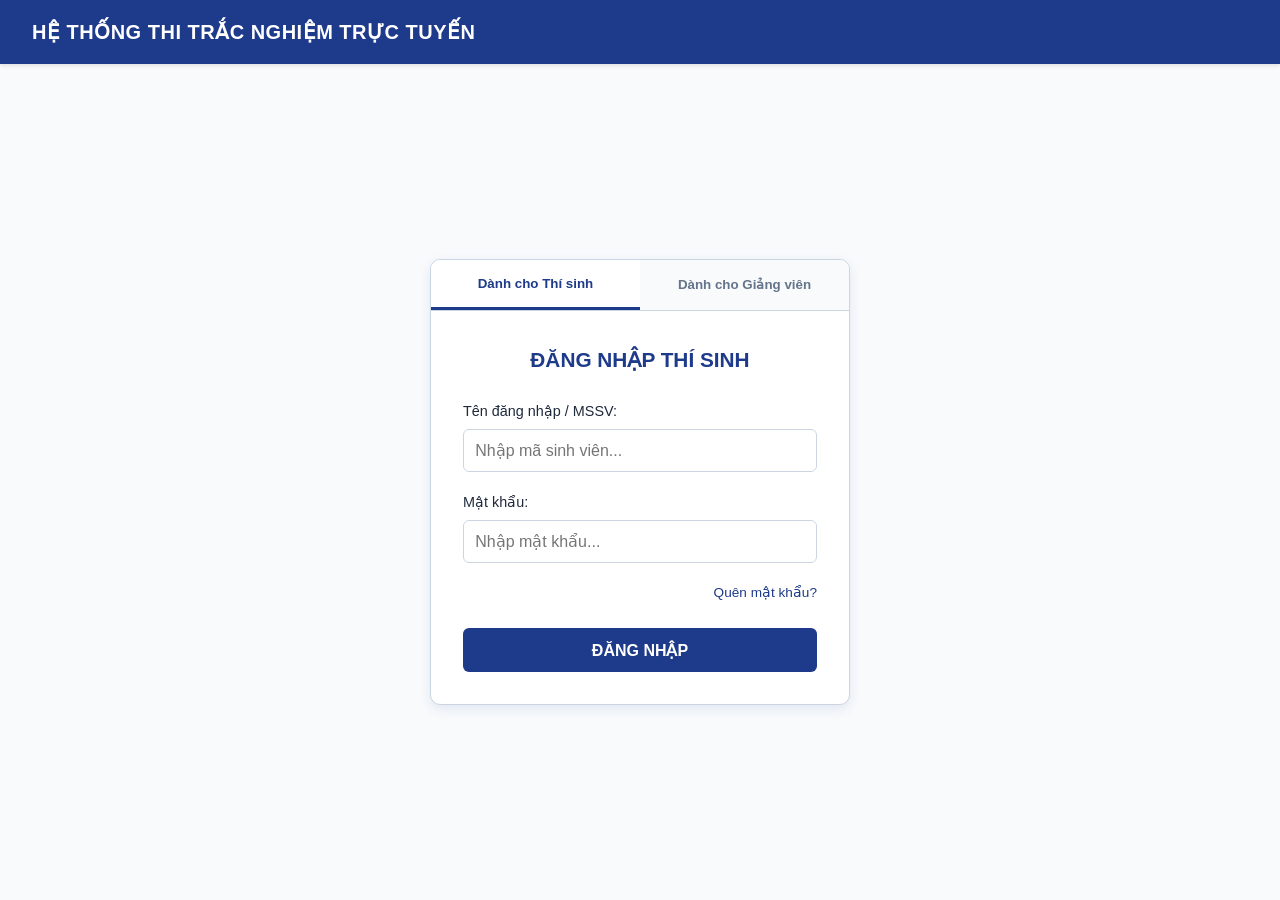
<file: index.html>
<!DOCTYPE html>
<html lang="vi">
<head>
    <meta charset="UTF-8">
    <meta name="viewport" content="width=device-width, initial-scale=1.0">
    <title>Đăng nhập - Hệ thống Thi Trắc nghiệm Trực tuyến</title>
    <link rel="stylesheet" href="style.css">
    <style>
        .login-wrapper {
            min-height: calc(100vh - 64px);
            display: flex;
            align-items: center;
            justify-content: center;
            padding: 1rem;
        }
        .login-card {
            background: var(--bg-white);
            width: 100%;
            max-width: 420px;
            border-radius: 10px;
            box-shadow: 0 4px 12px rgba(30, 58, 138, 0.1);
            border: 1px solid var(--border-color);
            overflow: hidden;
        }
        .role-tabs {
            display: flex;
            border-bottom: 1px solid var(--border-color);
        }
        .role-tab {
            flex: 1;
            padding: 1rem;
            text-align: center;
            background: var(--bg-gray);
            color: var(--text-muted);
            font-weight: 600;
            cursor: pointer;
            border: none;
            transition: 0.2s;
        }
        .role-tab.active {
            background: var(--bg-white);
            color: var(--primary-blue);
            border-bottom: 3px solid var(--primary-blue);
        }
        .login-body {
            padding: 2rem;
        }
        .login-title {
            text-align: center;
            color: var(--primary-blue);
            margin-bottom: 1.5rem;
            font-size: 1.3rem;
        }
        .form-group {
            margin-bottom: 1.2rem;
        }
        .form-group label {
            display: block;
            margin-bottom: 0.4rem;
            font-weight: 500;
            font-size: 0.9rem;
        }
        .form-group input {
            width: 100%;
            padding: 0.7rem;
            border: 1px solid var(--border-color);
            border-radius: 6px;
            font-size: 1rem;
        }
        .form-group input:focus {
            outline: none;
            border-color: var(--primary-blue);
            box-shadow: 0 0 0 3px rgba(30, 58, 138, 0.1);
        }
        .forgot-link {
            display: block;
            text-align: right;
            font-size: 0.85rem;
            color: var(--primary-blue);
            text-decoration: none;
            margin-bottom: 1.5rem;
        }
        .forgot-link:hover {
            text-decoration: underline;
        }
        .btn-full {
            width: 100%;
            padding: 0.8rem;
            font-size: 1rem;
        }
    </style>
</head>
<body>

    <header class="navbar">
        <div class="navbar-brand">HỆ THỐNG THI TRẮC NGHIỆM TRỰC TUYẾN</div>
    </header>

    <div class="login-wrapper">
        <div class="login-card">
            <!-- Chuyển đổi vai trò theo Wireframe -->
            <div class="role-tabs">
                <button class="role-tab active" onclick="switchRole('student', this)">Dành cho Thí sinh</button>
                <button class="role-tab" onclick="switchRole('teacher', this)">Dành cho Giảng viên</button>
            </div>

            <div class="login-body">
                <h2 class="login-title" id="form-title">ĐĂNG NHẬP THÍ SINH</h2>
                <form id="login-form" onsubmit="handleLogin(event)">
                    <div class="form-group">
                        <label for="username" id="username-label">Tên đăng nhập / MSSV:</label>
                        <input type="text" id="username" placeholder="Nhập mã sinh viên..." required>
                    </div>
                    <div class="form-group">
                        <label for="password">Mật khẩu:</label>
                        <input type="password" id="password" placeholder="Nhập mật khẩu..." required>
                    </div>
                    <a href="#" class="forgot-link" onclick="alert('Vui lòng liên hệ Giám thị hoặc Phòng Đào tạo để cấp lại mật khẩu!')">Quên mật khẩu?</a>
                    <button type="submit" class="btn btn-primary btn-full">ĐĂNG NHẬP</button>
                </form>
            </div>
        </div>
    </div>

    <script>
        let currentRole = 'student';

        function switchRole(role, element) {
            currentRole = role;
            // Đổi màu tab
            document.querySelectorAll('.role-tab').forEach(tab => tab.classList.remove('active'));
            element.classList.add('active');

            // Đổi tiêu đề và placeholder tương ứng
            if (role === 'student') {
                document.getElementById('form-title').innerText = 'ĐĂNG NHẬP THÍ SINH';
                document.getElementById('username-label').innerText = 'Tên đăng nhập / MSSV:';
                document.getElementById('username').placeholder = 'Nhập mã sinh viên...';
            } else {
                document.getElementById('form-title').innerText = 'ĐĂNG NHẬP GIẢNG VIÊN';
                document.getElementById('username-label').innerText = 'Tên đăng nhập / Mã GV:';
                document.getElementById('username').placeholder = 'Nhập tài khoản giảng viên...';
            }
        }

        function handleLogin(e) {
            e.preventDefault();
            // Tạm thời chuyển trang trực tiếp để test giao diện (Sau này Trà làm API sẽ gắn fetch ở đây)
            if (currentRole === 'student') {
                window.location.href = 'student-home.html';
            } else {
                window.location.href = 'teacher-dashboard.html';
            }
        }
    </script>
</body>
</html>
</file>
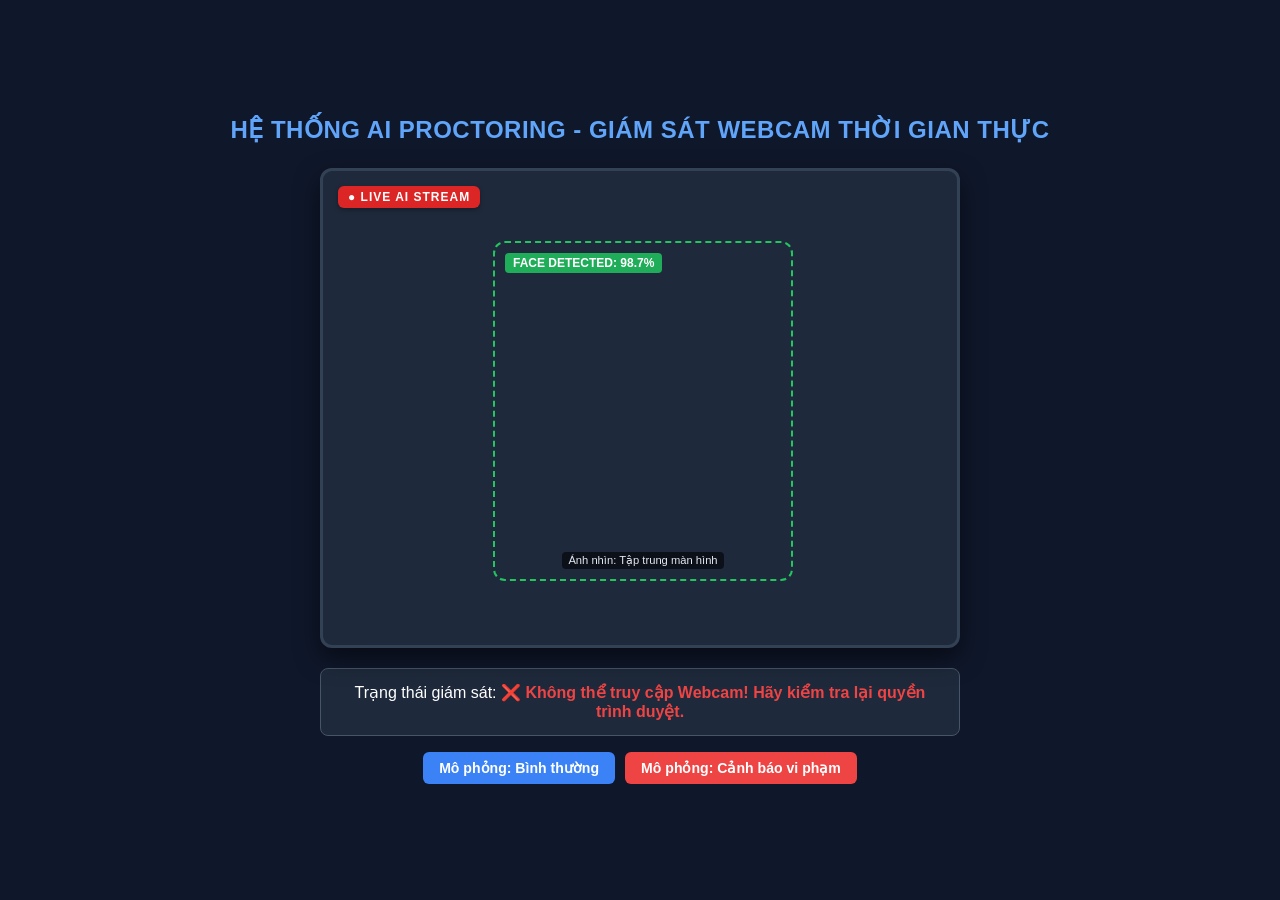
<file: ai-webcam.html>
<!DOCTYPE html>
<html lang="vi">
<head>
    <meta charset="UTF-8">
    <meta name="viewport" content="width=device-width, initial-scale=1.0">
    <title>AI Proctoring Webcam Monitor</title>
    <style>
        * { box-sizing: border-box; margin: 0; padding: 0; font-family: 'Segoe UI', Tahoma, Geneva, Verdana, sans-serif; }
        body { background-color: #0F172A; color: #FFFFFF; display: flex; flex-direction: column; align-items: center; justify-content: center; min-height: 100vh; padding: 20px; }
        
        h2 { margin-bottom: 1.5rem; color: #60A5FA; letter-spacing: 0.5px; }

        .video-container { 
            position: relative; 
            width: 640px; 
            height: 480px; 
            background: #1E293B; 
            border-radius: 12px; 
            overflow: hidden; 
            border: 3px solid #334155; 
            box-shadow: 0 10px 25px rgba(0,0,0,0.5); 
        }

        video { 
            width: 100%; 
            height: 100%; 
            object-fit: cover; 
            transform: scaleX(-1); /* Lật gương webcam */
        }

        /* Khung nhận diện AI quét giả lập */
        .ai-box {
            position: absolute;
            top: 70px;
            left: 170px;
            width: 300px;
            height: 340px;
            border: 2px dashed #22C55E;
            border-radius: 12px;
            pointer-events: none;
            display: flex;
            flex-direction: column;
            justify-content: space-between;
            padding: 10px;
            transition: 0.3s;
        }

        .ai-box.warning {
            border-color: #EF4444;
            background: rgba(239, 68, 68, 0.05);
        }

        .ai-tag {
            background: rgba(34, 197, 94, 0.85);
            color: #FFF;
            font-size: 0.75rem;
            font-weight: bold;
            padding: 3px 8px;
            border-radius: 4px;
            align-self: flex-start;
        }

        .ai-box.warning .ai-tag {
            background: rgba(239, 68, 68, 0.9);
        }

        .live-badge {
            position: absolute;
            top: 15px;
            left: 15px;
            background: #DC2626;
            color: white;
            padding: 4px 10px;
            border-radius: 6px;
            font-size: 0.75rem;
            font-weight: bold;
            letter-spacing: 1px;
            box-shadow: 0 2px 5px rgba(0,0,0,0.3);
        }

        .status-box { 
            margin-top: 1.25rem; 
            padding: 0.85rem 1.5rem; 
            background: #1E293B; 
            border-radius: 8px; 
            font-size: 1rem; 
            border: 1px solid #475569; 
            text-align: center;
            max-width: 640px;
            width: 100%;
        }

        .safe { color: #22C55E; font-weight: bold; }
        .danger { color: #EF4444; font-weight: bold; }

        .control-panel {
            margin-top: 1rem;
            display: flex;
            gap: 10px;
        }

        .btn {
            padding: 0.5rem 1rem;
            border: none;
            border-radius: 6px;
            font-weight: 600;
            cursor: pointer;
            font-size: 0.88rem;
            transition: 0.2s;
        }
        .btn-primary { background: #3B82F6; color: white; }
        .btn-primary:hover { background: #2563EB; }
        .btn-danger { background: #EF4444; color: white; }
        .btn-danger:hover { background: #DC2626; }
    </style>
</head>
<body>

    <h2>HỆ THỐNG AI PROCTORING - GIÁM SÁT WEBCAM THỜI GIAN THỰC</h2>
    
    <div class="video-container">
        <div class="live-badge">● LIVE AI STREAM</div>
        <video id="webcamVideo" autoplay muted playsinline></video>
        
        <!-- Khung quét AI động -->
        <div class="ai-box" id="aiBoundingBox">
            <span class="ai-tag" id="aiTagText">FACE DETECTED: 98.7%</span>
            <span style="font-size: 0.7rem; color: #E2E8F0; background: rgba(0,0,0,0.6); padding: 2px 6px; border-radius: 4px; align-self: center;" id="aiGaze">Ánh nhìn: Tập trung màn hình</span>
        </div>
    </div>

    <div class="status-box">
        Trạng thái giám sát: <span id="aiStatus" class="safe">✔ Thí sinh đang làm bài bình thường. Không phát hiện vi phạm.</span>
    </div>

    <div class="control-panel">
        <button class="btn btn-primary" onclick="simulateNormal()">Mô phỏng: Bình thường</button>
        <button class="btn btn-danger" onclick="simulateViolation()">Mô phỏng: Cảnh báo vi phạm</button>
    </div>

    <script>
        const video = document.getElementById('webcamVideo');
        const statusSpan = document.getElementById('aiStatus');
        const aiBox = document.getElementById('aiBoundingBox');
        const aiTagText = document.getElementById('aiTagText');
        const aiGaze = document.getElementById('aiGaze');

        // Khởi động Webcam thực tế từ máy tính
        navigator.mediaDevices.getUserMedia({ video: { width: 640, height: 480 } })
            .then((stream) => {
                video.srcObject = stream;
            })
            .catch((err) => {
                console.error("Lỗi truy cập webcam: ", err);
                statusSpan.innerHTML = "<span class='danger'>❌ Không thể truy cập Webcam! Hãy kiểm tra lại quyền trình duyệt.</span>";
            });

        // Hàm mô phỏng trạng thái bình thường
        function simulateNormal() {
            aiBox.classList.remove('warning');
            aiTagText.innerText = "FACE DETECTED: 99.1%";
            aiGaze.innerText = "Ánh nhìn: Tập trung màn hình";
            statusSpan.innerHTML = "<span class='safe'>✔ Thí sinh đang làm bài bình thường. Không phát hiện vi phạm.</span>";
        }

        // Hàm mô phỏng phát hiện vi phạm (để thầy cô xem demo trực quan)
        function simulateViolation() {
            aiBox.classList.add('warning');
            aiTagText.innerText = "⚠️ ANOMALY: QUAY MẶT ĐI";
            aiGaze.innerText = "Ánh nhìn: Lệch hướng > 45°";
            statusSpan.innerHTML = "<span class='danger'>🚨 CẢNH BÁO AI: Phát hiện thí sinh quay mặt đi nơi khác quá thời gian cho phép!</span>";
        }
    </script>
</body>
</html>
</file>
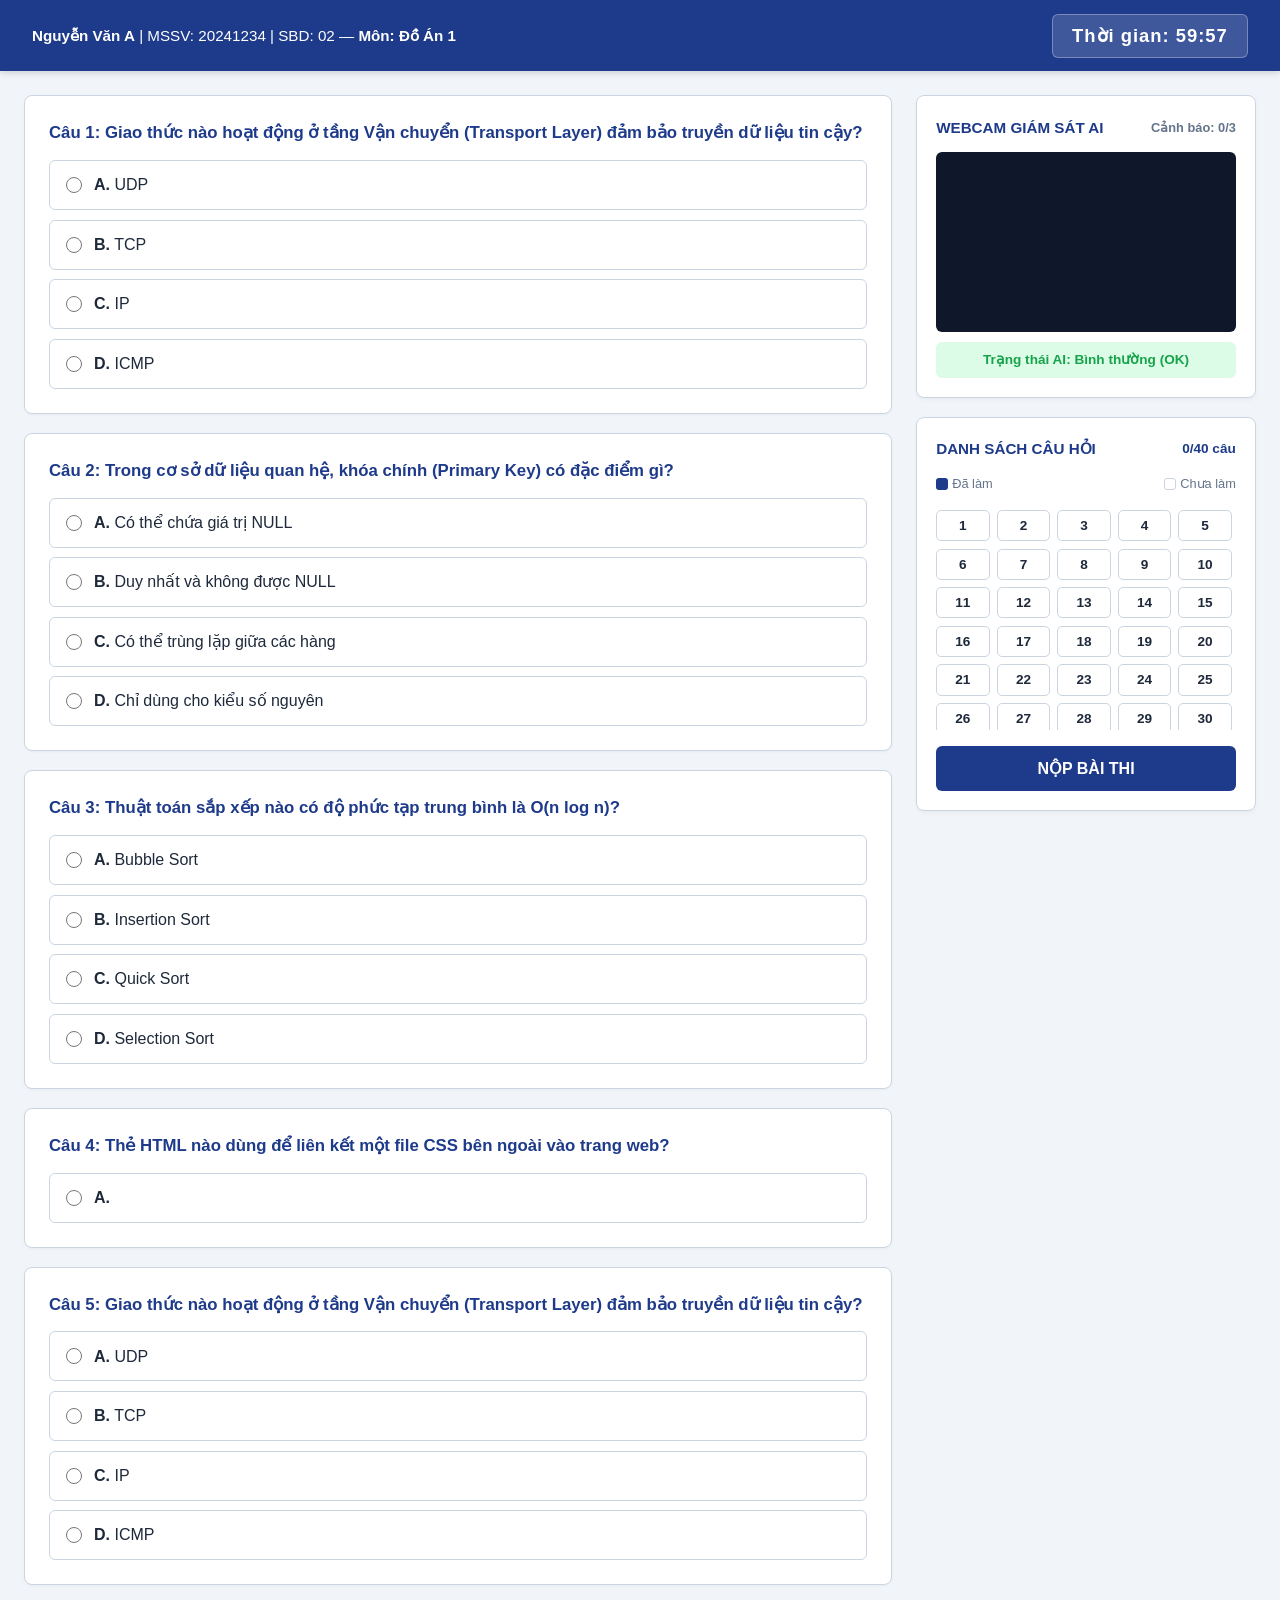
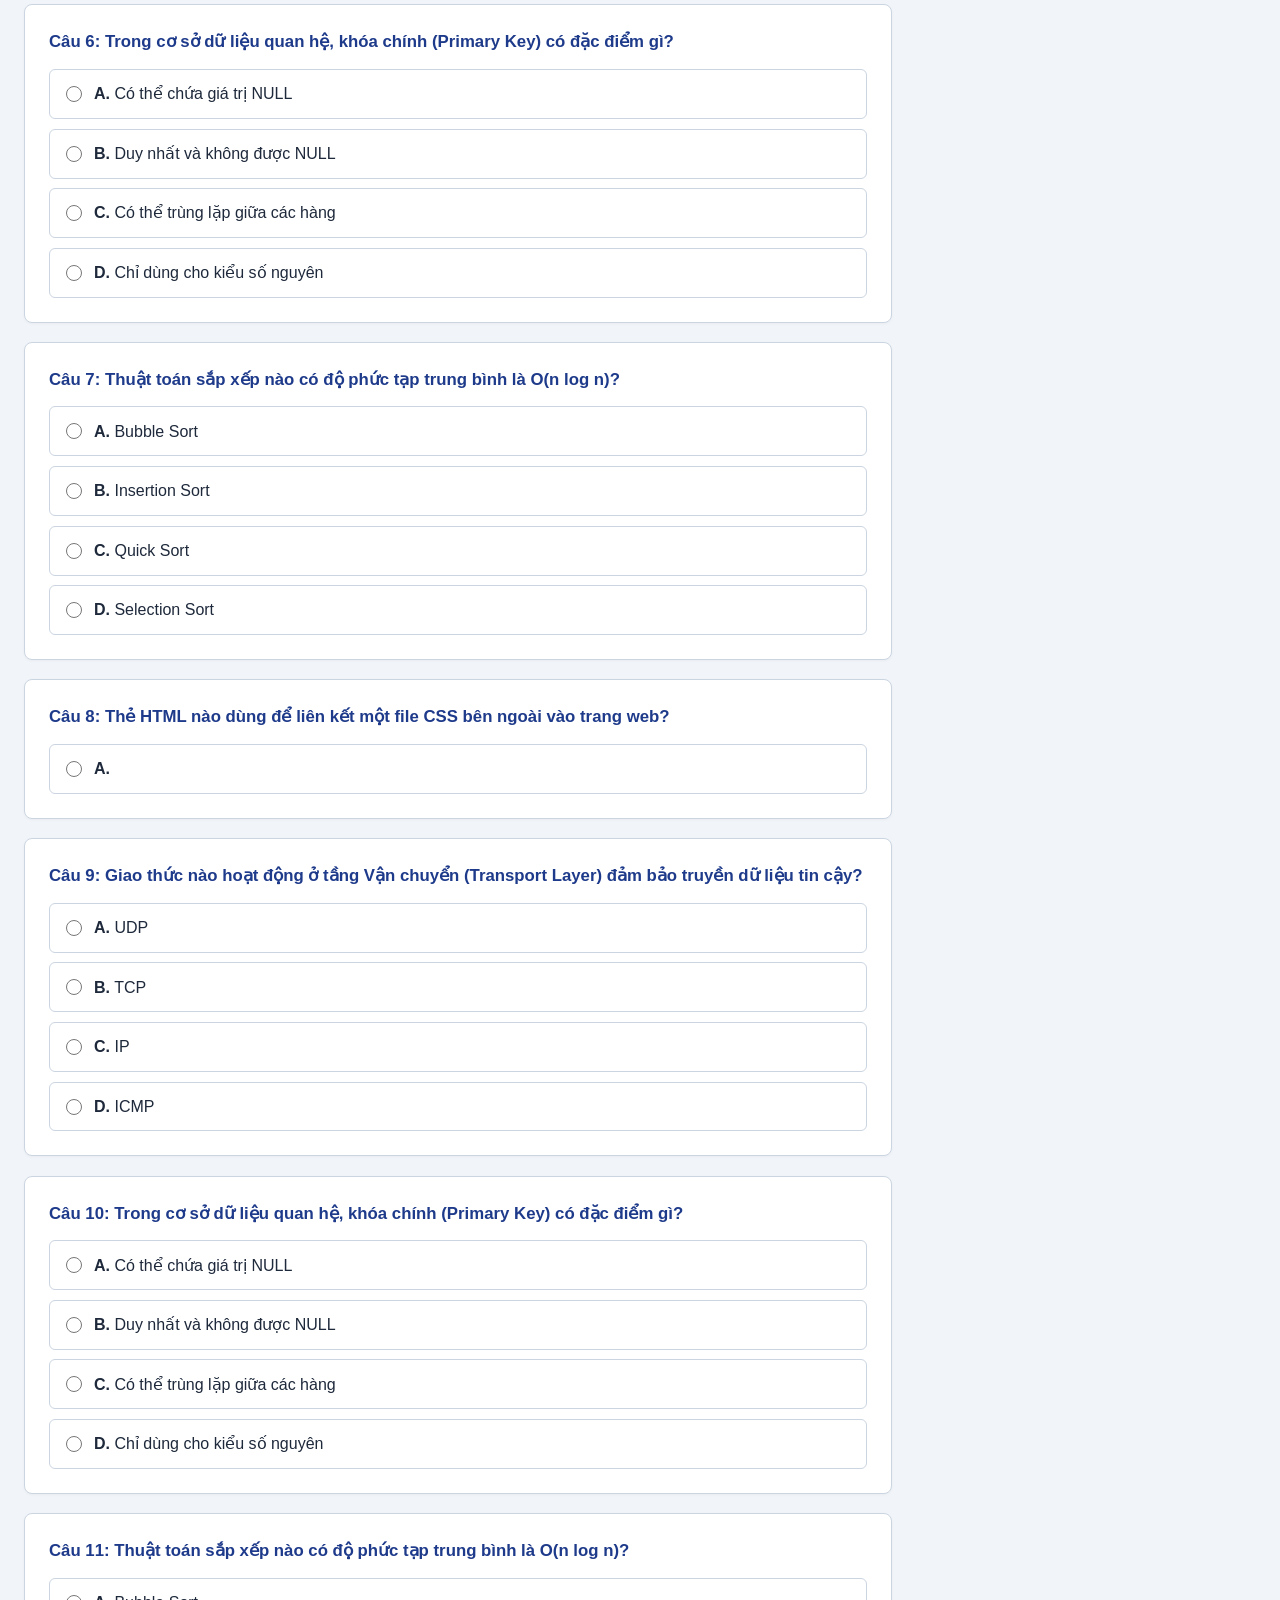
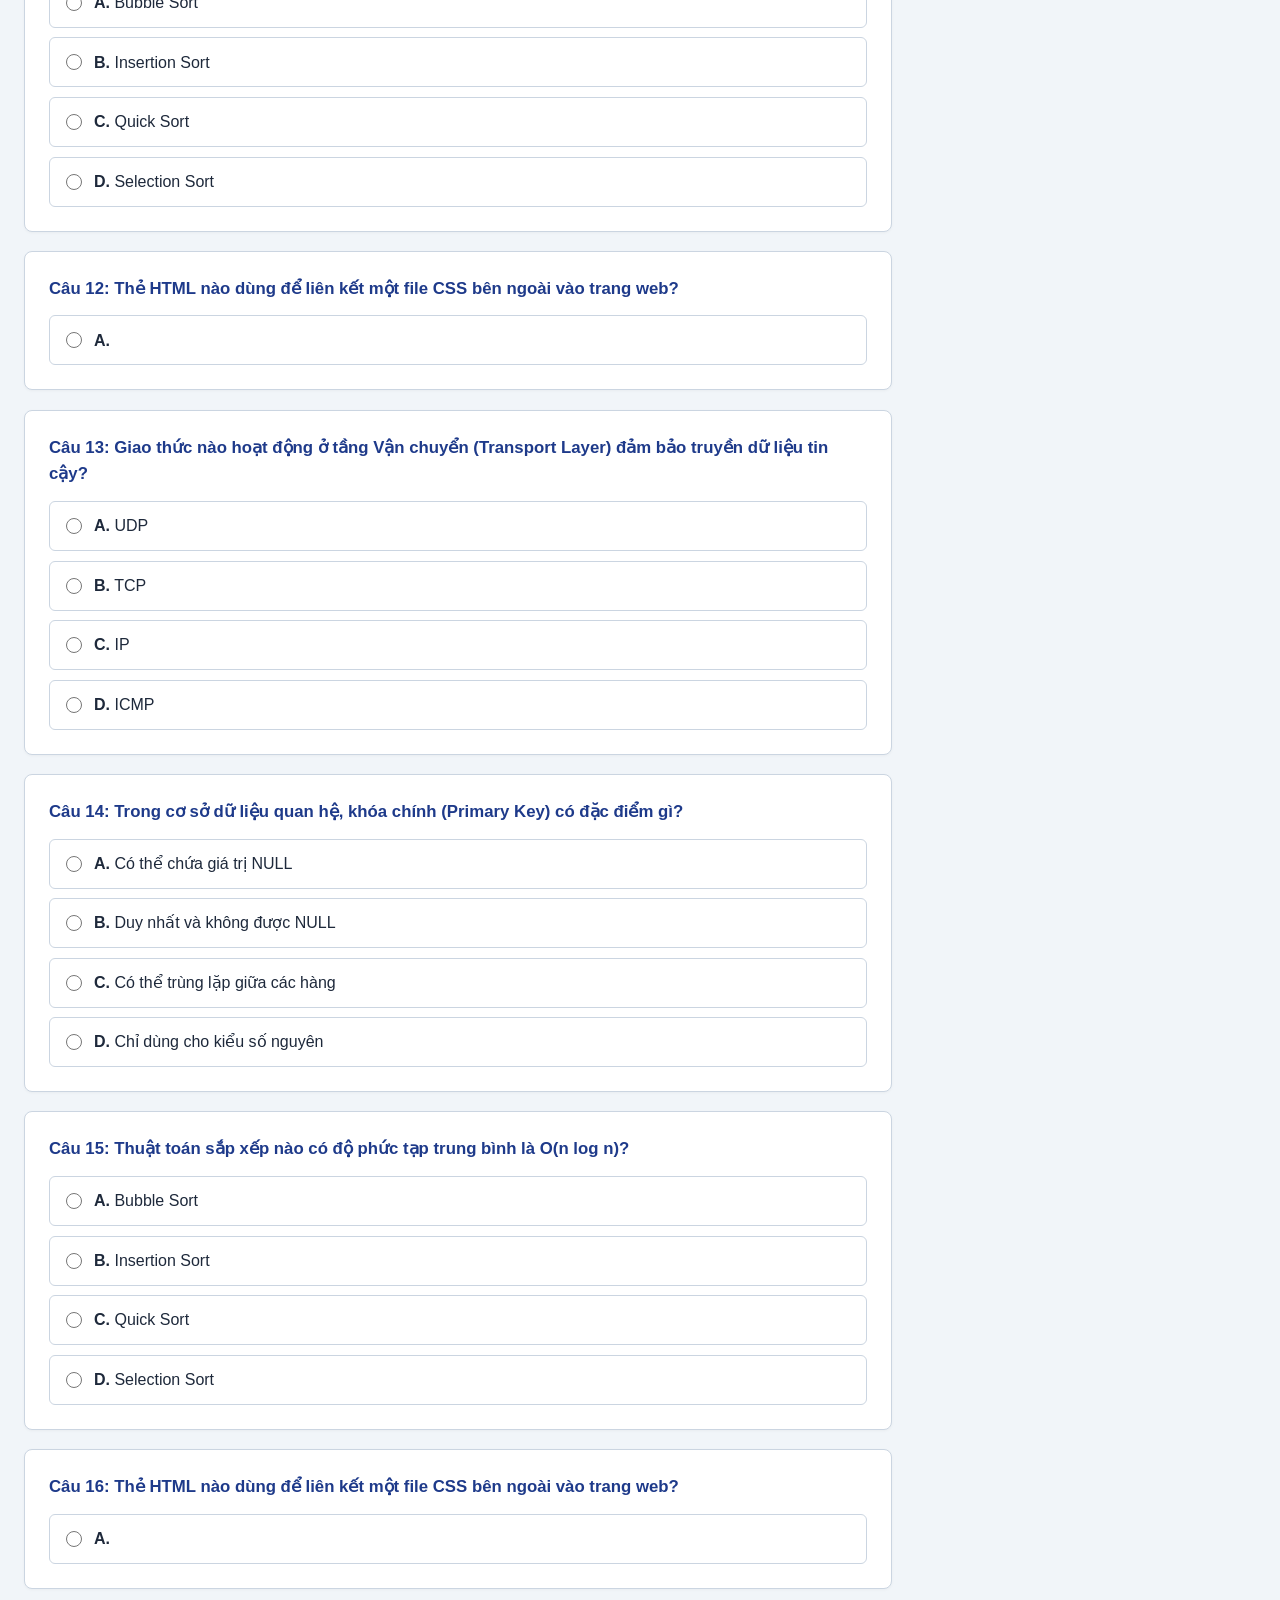
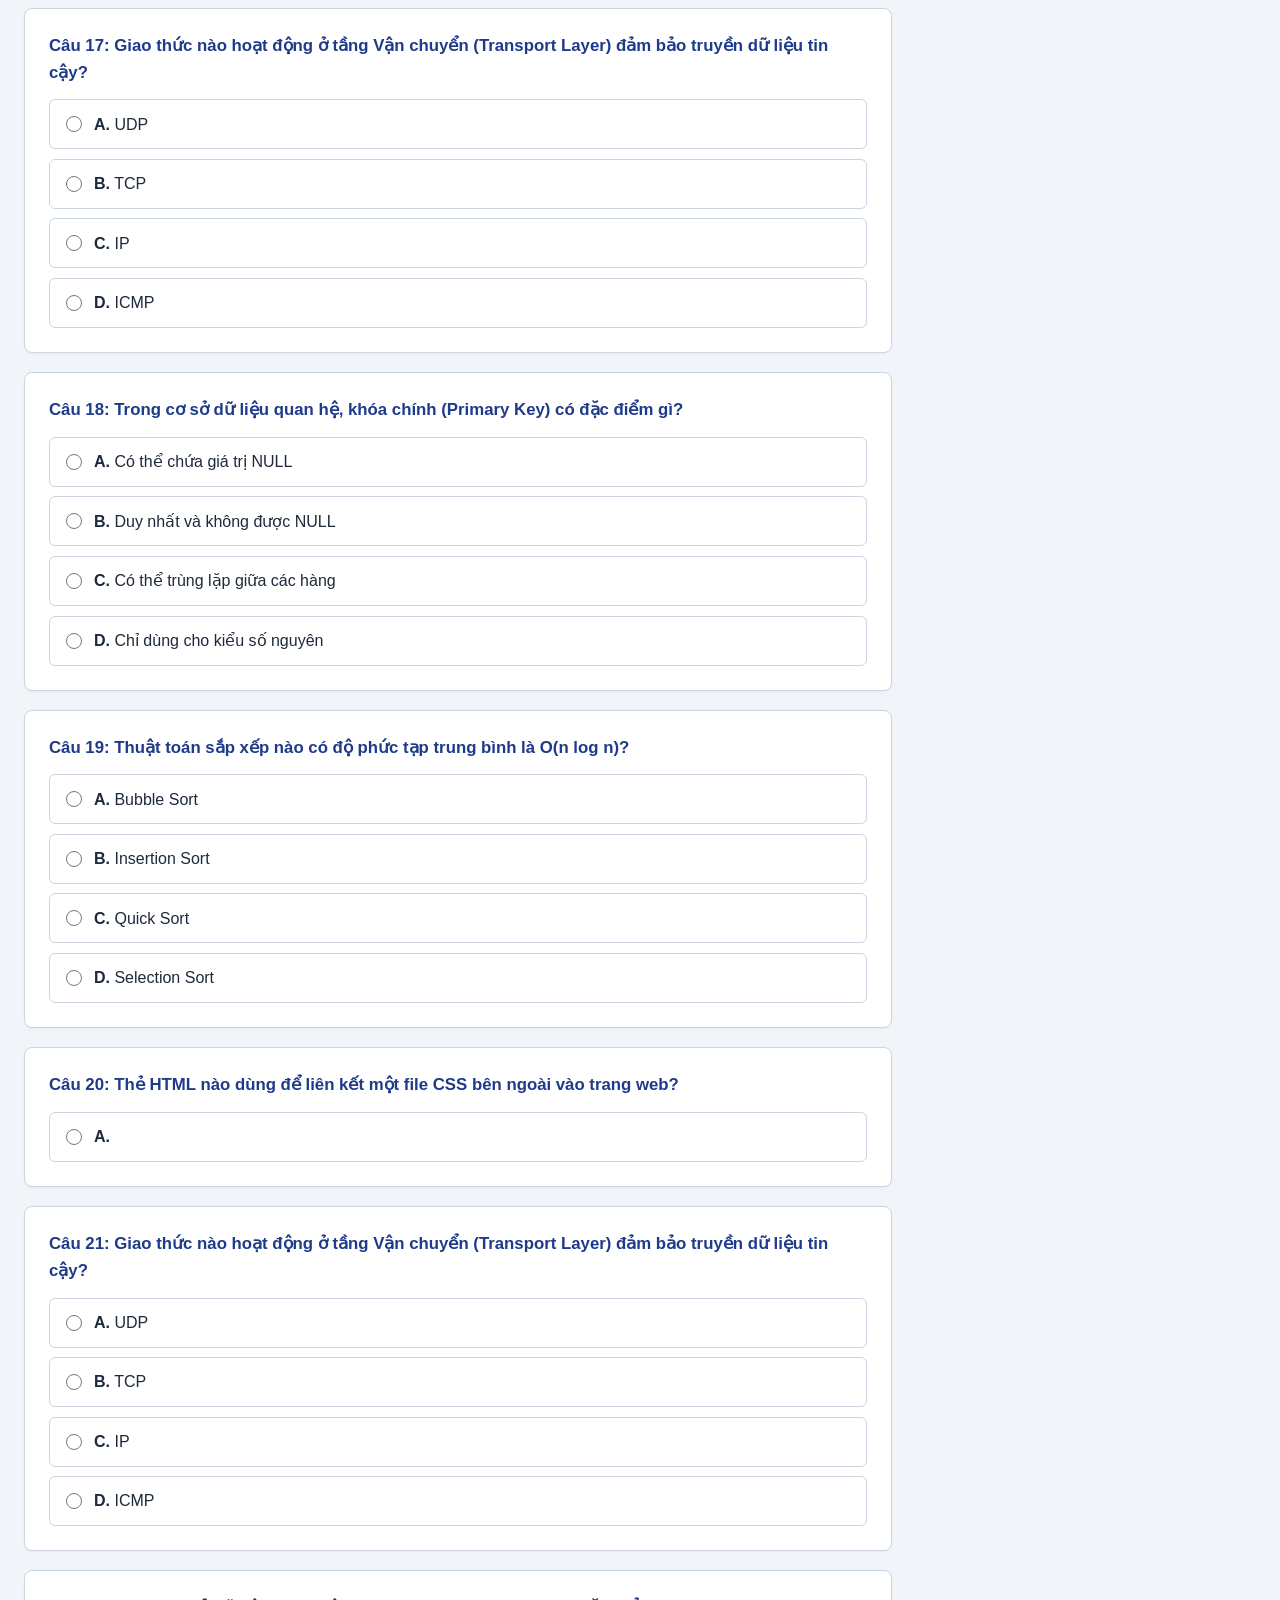
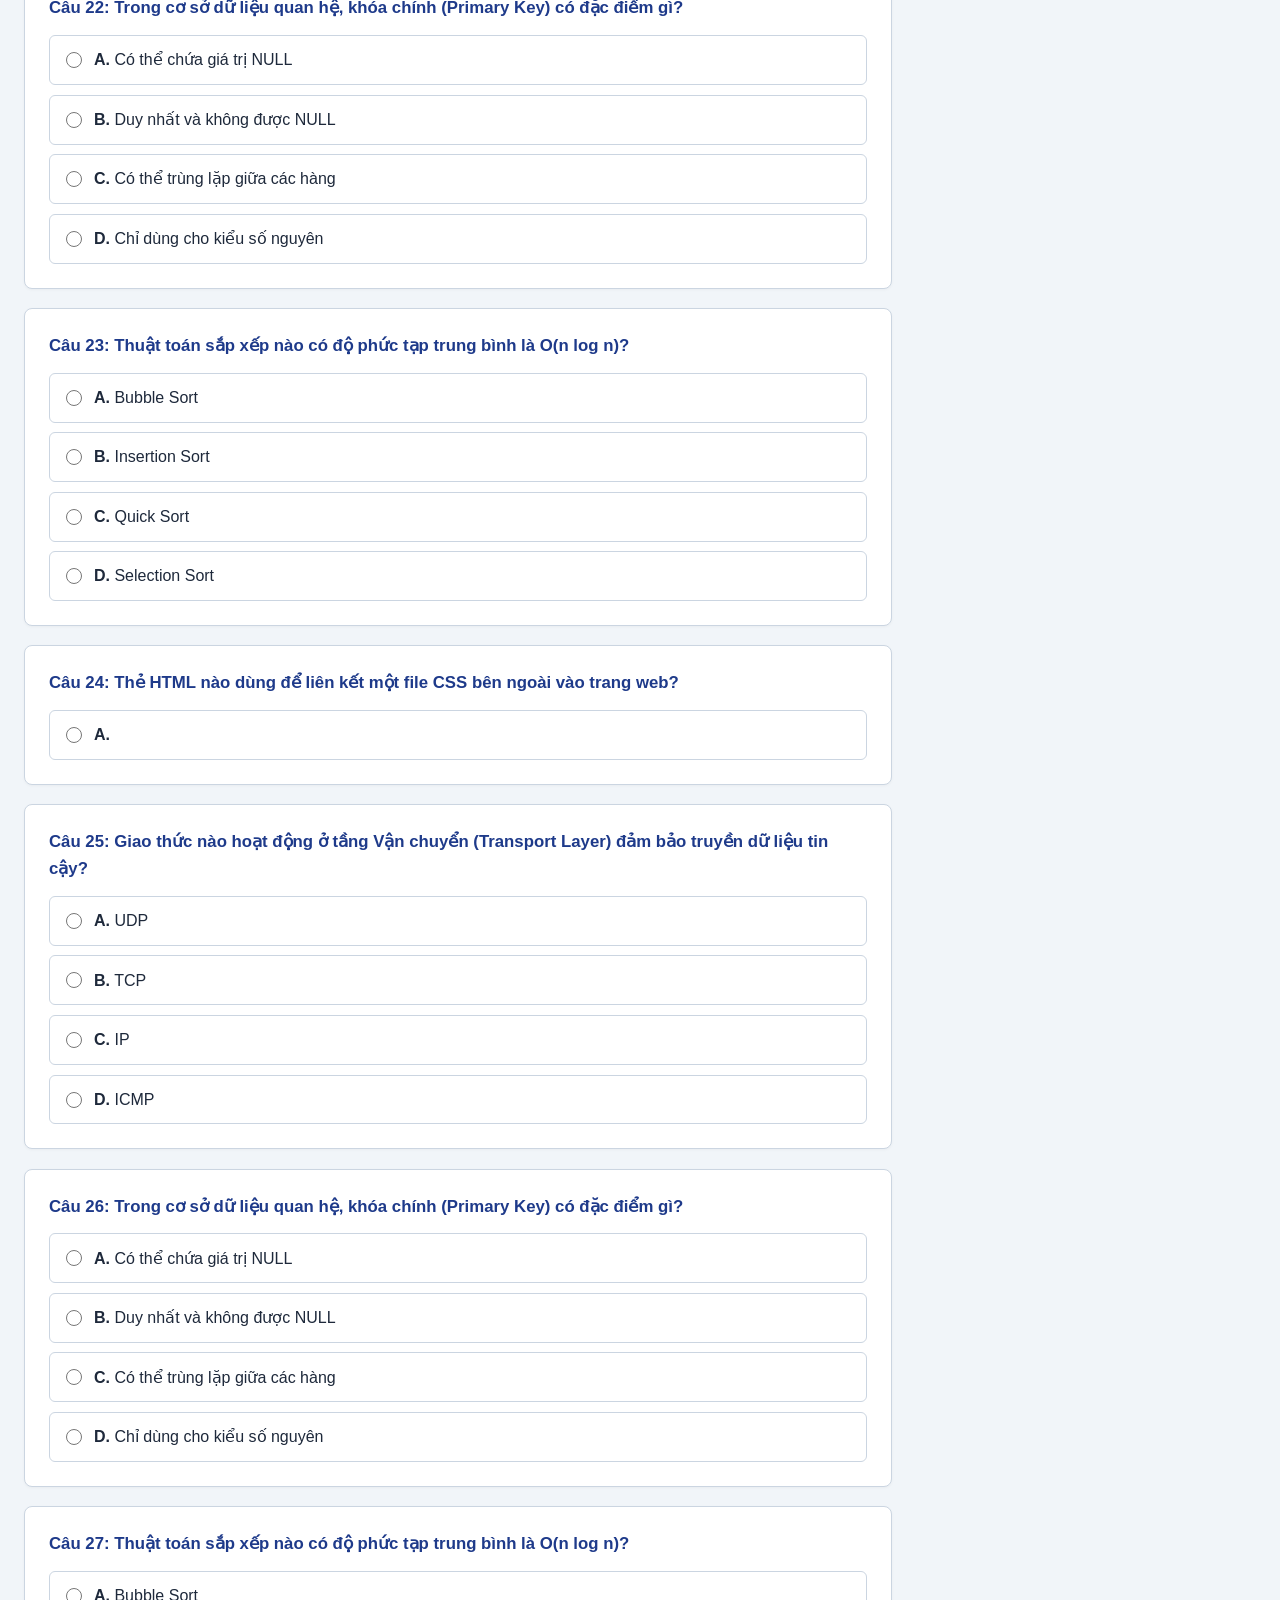
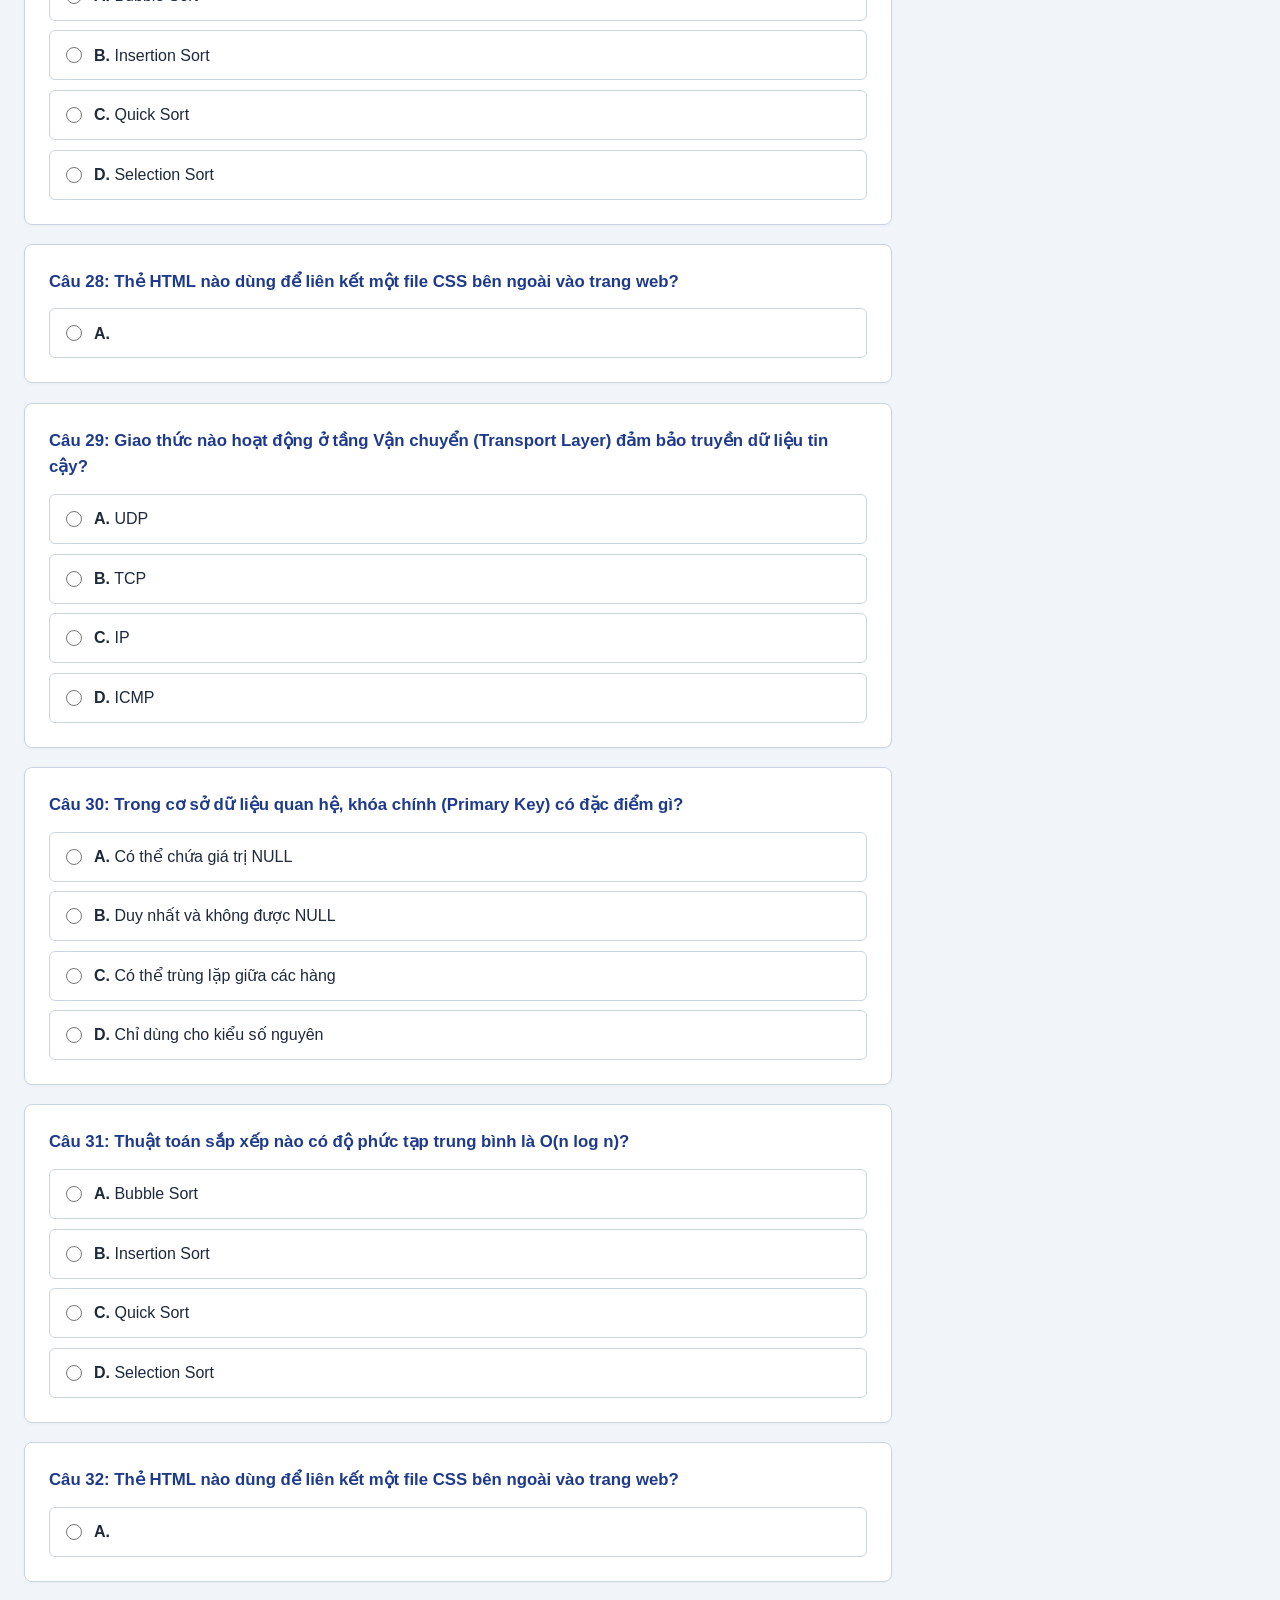
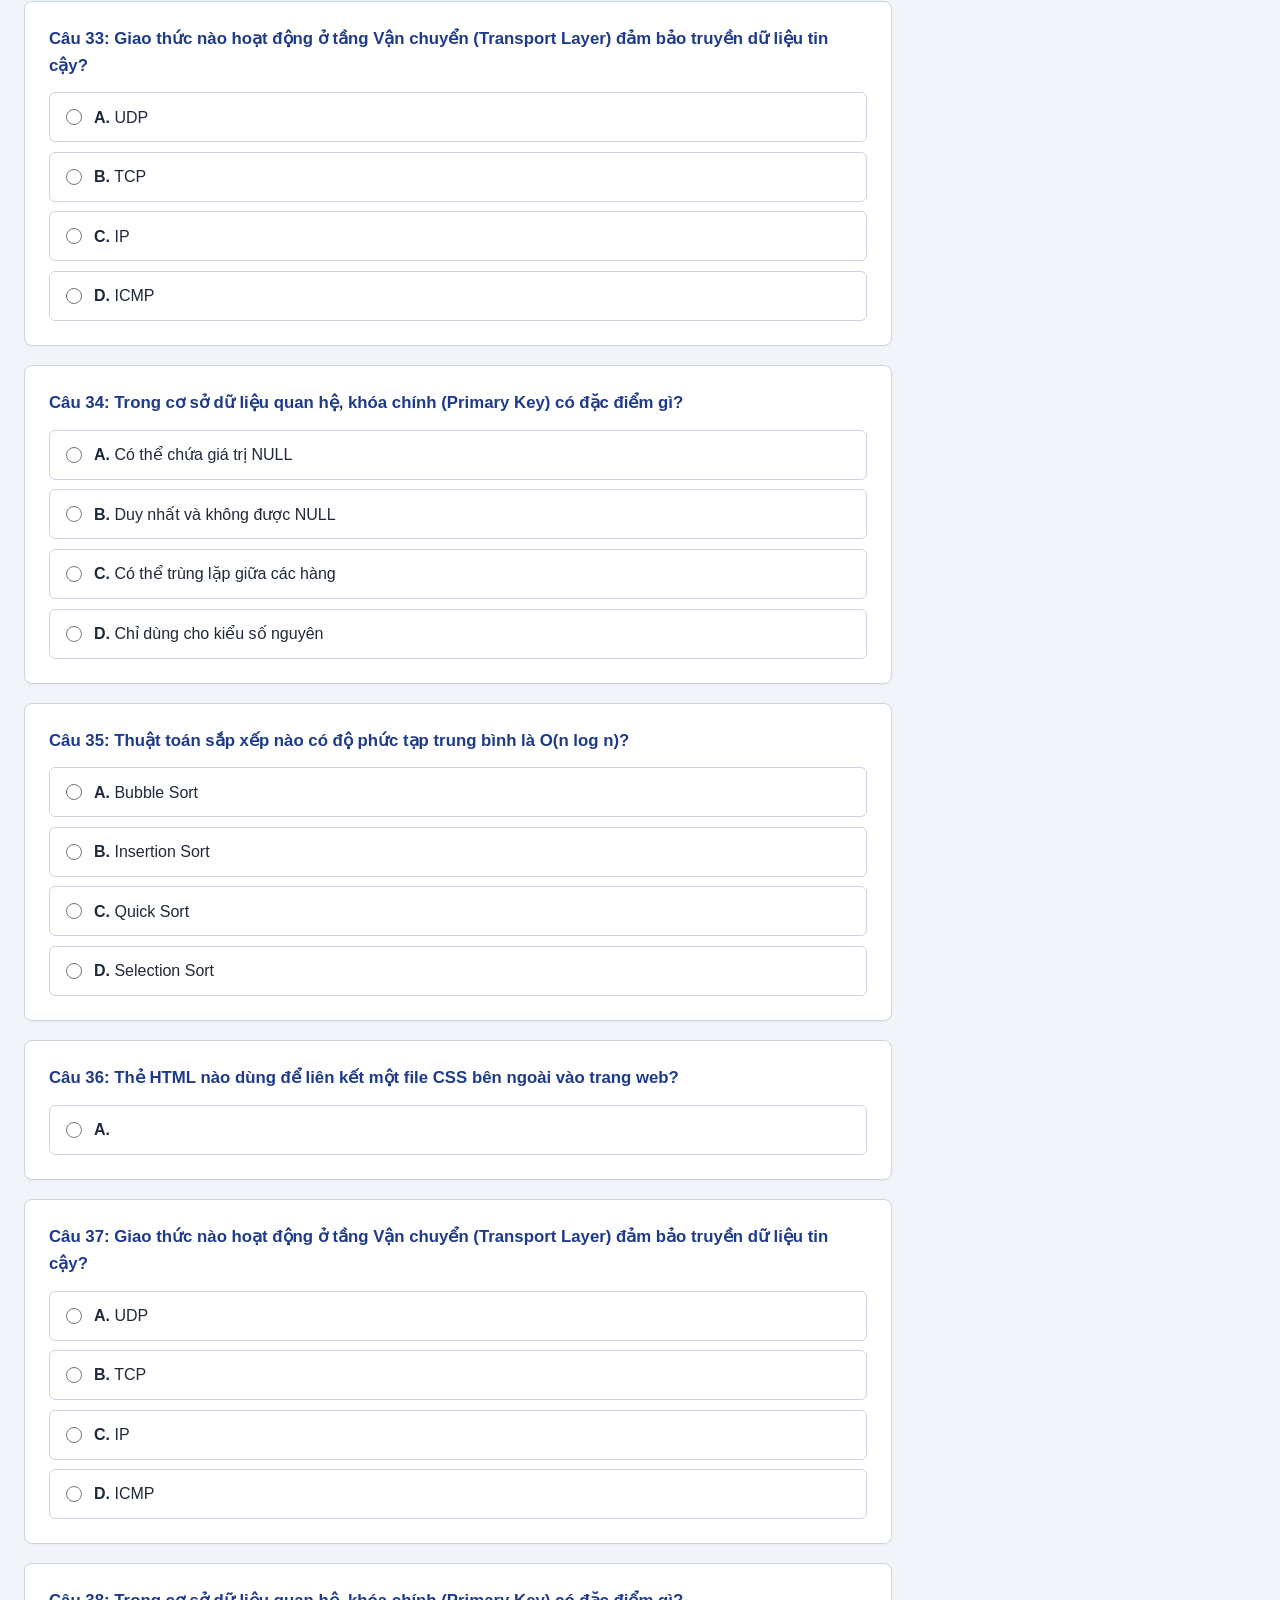
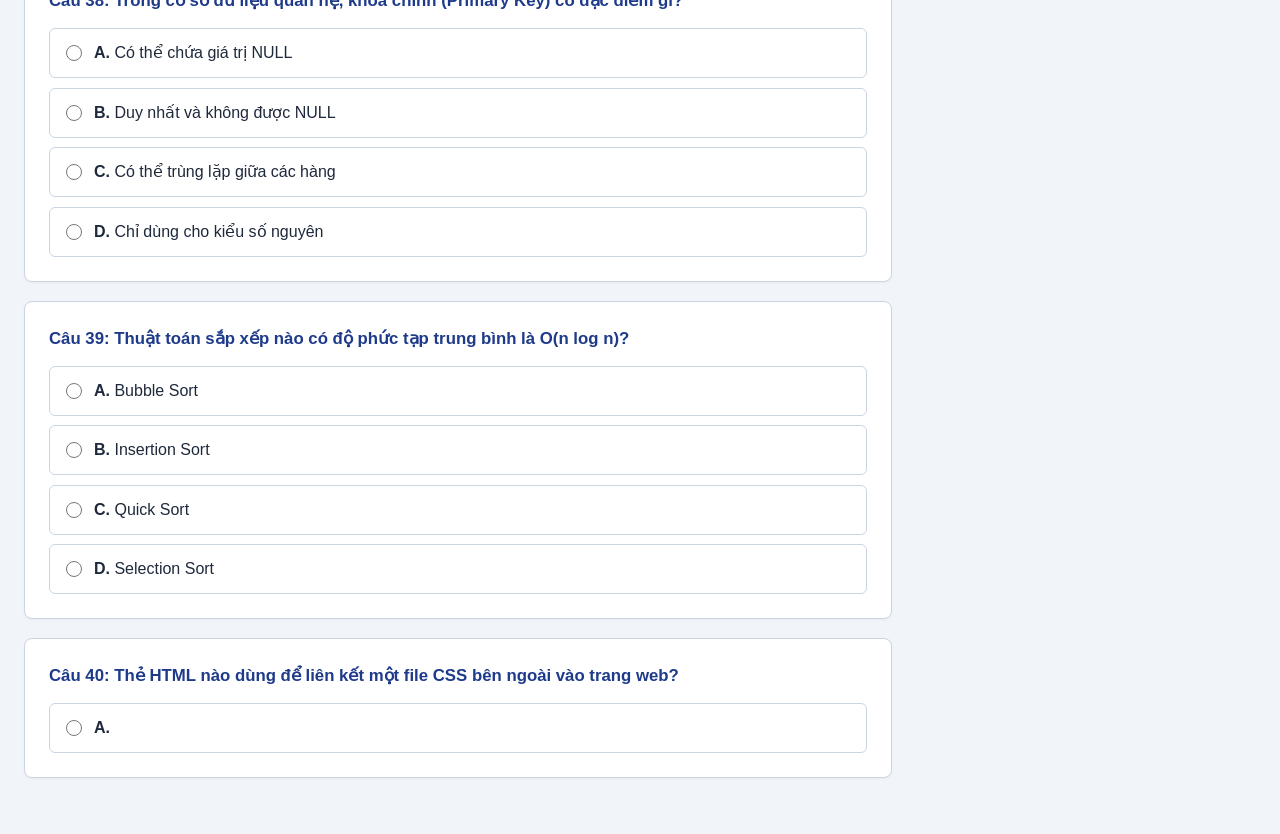
<file: student-exam.html>
<!DOCTYPE html>
<html lang="vi">
<head>
    <meta charset="UTF-8">
    <meta name="viewport" content="width=device-width, initial-scale=1.0">
    <title>Phòng thi Trực tuyến - Đồ Án 1</title>
    <style>
        :root {
            --primary-blue: #1E3A8A;
            --primary-hover: #172554;
            --light-blue: #EFF6FF;
            --bg-white: #FFFFFF;
            --bg-gray: #F1F5F9;
            --text-dark: #1E293B;
            --text-muted: #64748B;
            --border-color: #CBD5E1;
            --success-green: #16A34A;
            --warning-amber: #D97706;
            --danger-red: #DC2626;
        }


        * {
            box-sizing: border-box;
            margin: 0;
            padding: 0;
            font-family: 'Segoe UI', Tahoma, Geneva, Verdana, sans-serif;
        }


        body {
            background-color: var(--bg-gray);
            color: var(--text-dark);
            line-height: 1.6;
            padding-bottom: 2rem;
        }


        .exam-header {
            background-color: var(--primary-blue);
            color: var(--bg-white);
            padding: 0.85rem 2rem;
            display: flex;
            justify-content: space-between;
            align-items: center;
            position: sticky;
            top: 0;
            z-index: 100;
            box-shadow: 0 2px 6px rgba(0,0,0,0.15);
        }


        .student-meta {
            font-size: 0.95rem;
        }


        .timer-box {
            background: rgba(255, 255, 255, 0.15);
            padding: 0.4rem 1.2rem;
            border-radius: 6px;
            font-size: 1.15rem;
            font-weight: bold;
            letter-spacing: 1px;
            border: 1px solid rgba(255,255,255,0.3);
        }


        .exam-container {
            max-width: 1320px;
            margin: 1.5rem auto;
            padding: 0 1.5rem;
            display: grid;
            grid-template-columns: 1fr 340px;
            gap: 1.5rem;
            align-items: start;
        }


        .questions-column {
            display: flex;
            flex-direction: column;
            gap: 1.2rem;
        }


        .question-card {
            background: var(--bg-white);
            border: 1px solid var(--border-color);
            border-radius: 8px;
            padding: 1.5rem;
            box-shadow: 0 1px 3px rgba(0,0,0,0.04);
            scroll-margin-top: 85px;
        }


        .question-title {
            font-weight: 700;
            color: var(--primary-blue);
            margin-bottom: 0.8rem;
            font-size: 1.05rem;
        }


        .options-list {
            display: flex;
            flex-direction: column;
            gap: 0.6rem;
        }


        .option-item {
            display: flex;
            align-items: center;
            gap: 0.75rem;
            padding: 0.7rem 1rem;
            border: 1px solid var(--border-color);
            border-radius: 6px;
            cursor: pointer;
            transition: all 0.15s;
        }


        .option-item:hover {
            background-color: var(--light-blue);
            border-color: #93C5FD;
        }


        .option-item.selected {
            background-color: var(--light-blue);
            border-color: var(--primary-blue);
            font-weight: 600;
            color: var(--primary-blue);
        }


        .option-item input {
            width: 16px;
            height: 16px;
            accent-color: var(--primary-blue);
            cursor: pointer;
        }


        .sidebar-column {
            position: sticky;
            top: 80px;
            display: flex;
            flex-direction: column;
            gap: 1.2rem;
        }


        .sidebar-card {
            background: var(--bg-white);
            border: 1px solid var(--border-color);
            border-radius: 8px;
            padding: 1.2rem;
            box-shadow: 0 2px 4px rgba(0,0,0,0.04);
        }


        .sidebar-title {
            font-size: 0.95rem;
            font-weight: 700;
            color: var(--primary-blue);
            margin-bottom: 0.75rem;
            display: flex;
            justify-content: space-between;
            align-items: center;
        }


        .webcam-wrapper {
            width: 100%;
            height: 180px;
            background: #0F172A;
            border-radius: 6px;
            overflow: hidden;
            display: flex;
            align-items: center;
            justify-content: center;
            color: #94A3B8;
            font-size: 0.85rem;
            text-align: center;
        }


        .webcam-wrapper video {
            width: 100%;
            height: 100%;
            object-fit: cover;
            transform: scaleX(-1);
        }


        .ai-status-badge {
            margin-top: 0.6rem;
            padding: 0.45rem 0.75rem;
            border-radius: 6px;
            font-size: 0.85rem;
            font-weight: 600;
            text-align: center;
            background: #DCFCE7;
            color: var(--success-green);
        }


        .ai-status-badge.warn {
            background: #FEF3C7;
            color: var(--warning-amber);
        }


        .question-grid {
            display: grid;
            grid-template-columns: repeat(5, 1fr);
            gap: 0.45rem;
            max-height: 220px;
            overflow-y: auto;
            padding-right: 4px;
            margin-bottom: 1rem;
        }


        .q-num-btn {
            padding: 0.45rem 0;
            border: 1px solid var(--border-color);
            background: var(--bg-white);
            color: var(--text-dark);
            border-radius: 5px;
            font-weight: 600;
            font-size: 0.85rem;
            cursor: pointer;
            transition: 0.15s;
        }


        .q-num-btn:hover {
            border-color: var(--primary-blue);
        }


        .q-num-btn.answered {
            background-color: var(--primary-blue);
            color: var(--bg-white);
            border-color: var(--primary-blue);
        }


        .legend-row {
            display: flex;
            justify-content: space-between;
            font-size: 0.8rem;
            color: var(--text-muted);
            margin-bottom: 1rem;
        }


        .legend-dot {
            display: inline-block;
            width: 12px;
            height: 12px;
            border-radius: 3px;
            vertical-align: middle;
            margin-right: 4px;
        }


        .btn-submit {
            width: 100%;
            padding: 0.8rem;
            background-color: var(--primary-blue);
            color: var(--bg-white);
            border: none;
            border-radius: 6px;
            font-weight: 700;
            font-size: 1rem;
            cursor: pointer;
            transition: 0.2s;
        }


        .btn-submit:hover {
            background-color: var(--primary-hover);
        }


        .overlay-modal {
            display: none;
            position: fixed;
            inset: 0;
            background: rgba(15, 23, 42, 0.75);
            z-index: 1000;
            justify-content: center;
            align-items: center;
            padding: 1rem;
        }


        .warning-card {
            background: var(--bg-white);
            max-width: 480px;
            width: 100%;
            border-radius: 10px;
            padding: 2rem;
            text-align: center;
            border-top: 6px solid var(--warning-amber);
            box-shadow: 0 15px 30px rgba(0,0,0,0.25);
        }


        .warning-card h2 {
            color: var(--warning-amber);
            margin-bottom: 0.8rem;
            font-size: 1.35rem;
        }


        .warning-card p {
            margin-bottom: 1.2rem;
            font-size: 0.98rem;
        }


        .btn-ack {
            background: var(--primary-blue);
            color: var(--bg-white);
            padding: 0.75rem 1.8rem;
            border: none;
            border-radius: 6px;
            font-weight: 700;
            cursor: pointer;
            font-size: 0.95rem;
        }


        .locked-card {
            background: var(--bg-white);
            max-width: 560px;
            width: 100%;
            border-radius: 10px;
            padding: 2.2rem;
            text-align: center;
            border-top: 6px solid var(--danger-red);
            box-shadow: 0 15px 35px rgba(0,0,0,0.3);
        }


        .locked-card h2 {
            color: var(--danger-red);
            margin-bottom: 0.8rem;
            font-size: 1.45rem;
        }


        .locked-reason-box {
            background: #FEF2F2;
            border: 1px solid #FECACA;
            color: #991B1B;
            padding: 1rem;
            border-radius: 6px;
            margin-bottom: 1.2rem;
            font-weight: 600;
        }


        .locked-status-pill {
            display: inline-block;
            background: #FEF3C7;
            color: #92400E;
            padding: 0.4rem 1rem;
            border-radius: 20px;
            font-size: 0.88rem;
            font-weight: 600;
            margin-bottom: 1.5rem;
        }
    </style>
</head>
<body>


    <header class="exam-header">
        <div class="student-meta">
            <strong>Nguyễn Văn A</strong> | MSSV: 20241234 | SBD: 02 — <strong>Môn: Đồ Án 1</strong>
        </div>
        <div class="timer-box" id="timerDisplay">Thời gian: 60:00</div>
    </header>


    <div class="exam-container">
        <!-- Cột trái: 40 câu hỏi -->
        <div class="questions-column" id="questionsContainer"></div>


        <!-- Cột phải: Webcam & Bảng điều hướng kèm nút nộp bài -->
        <aside class="sidebar-column">
            <div class="sidebar-card">
                <div class="sidebar-title">
                    <span>WEBCAM GIÁM SÁT AI</span>
                    <span style="font-size: 0.8rem; color: var(--text-muted);">Cảnh báo: <strong id="warnCounterText">0/3</strong></span>
                </div>
                <div class="webcam-wrapper">
                    <video id="webcamVideo" autoplay playsinline muted></video>
                </div>
                <div class="ai-status-badge" id="aiStatusBadge">Trạng thái AI: Bình thường (OK)</div>
            </div>


            <div class="sidebar-card">
                <div class="sidebar-title">
                    <span>DANH SÁCH CÂU HỎI</span>
                    <span id="progressText" style="font-size: 0.85rem;">0/40 câu</span>
                </div>
                <div class="legend-row">
                    <span><span class="legend-dot" style="background: var(--primary-blue);"></span>Đã làm</span>
                    <span><span class="legend-dot" style="background: #FFF; border: 1px solid var(--border-color);"></span>Chưa làm</span>
                </div>
                <div class="question-grid" id="questionGrid"></div>
                <!-- Nút nộp bài đã được đặt gọn gàng ngay dưới bảng câu hỏi -->
                <button class="btn-submit" onclick="submitExam(false)">NỘP BÀI THI</button>
            </div>
        </aside>
    </div>


    <!-- Modal Cảnh báo lần 1 & 2 -->
    <div class="overlay-modal" id="warningModal">
        <div class="warning-card">
            <h2 id="warnModalTitle">CẢNH BÁO HỆ THỐNG AI (LẦN 1/3)</h2>
            <p id="warnModalDesc">Hệ thống phát hiện bạn không nhìn thẳng vào màn hình!</p>
            <p style="font-size: 0.88rem; color: var(--text-muted);">Vui lòng tập trung làm bài.</p>
            <button class="btn-ack" onclick="closeWarningModal()">ĐÃ HIỂU - TIẾP TỤC LÀM BÀI</button>
        </div>
    </div>


    <!-- Màn hình Khóa bài thi -->
    <div class="overlay-modal" id="lockedModal">
        <div class="locked-card">
            <h2>BÀI THI CỦA BẠN ĐÃ BỊ KHÓA</h2>
            <div class="locked-reason-box" id="lockedReasonText">
                Lý do khóa: Phát hiện sử dụng điện thoại di động!
            </div>
            <p style="font-size: 0.94rem; margin-bottom: 1rem;">
                Hệ thống AI đã tự động khóa quyền làm bài và gửi bằng chứng hình ảnh đến <strong>Giảng viên giám sát</strong>.
            </p>
            <div class="locked-status-pill">Trạng thái: Đang chờ giảng viên duyệt</div>
            <div>
                <a href="student-home.html" style="color: var(--primary-blue); font-weight: 600; text-decoration: none;">← Về trang chủ</a>
            </div>
        </div>
    </div>


    <script>
        const TOTAL_QUESTIONS = 40;
        let userAnswers = {};
        let warningCount = 0;
        let isLocked = false;
        let timeLeft = 60 * 60;


        // Bật webcam
        navigator.mediaDevices.getUserMedia({ video: true, audio: false })
            .then(stream => { document.getElementById('webcamVideo').srcObject = stream; })
            .catch(err => { console.log("Không mở được camera trực tiếp."); });


        // Đồng hồ đếm ngược
        const timerInterval = setInterval(() => {
            if (isLocked) return;
            timeLeft--;
            const mins = Math.floor(timeLeft / 60);
            const secs = timeLeft % 60;
            document.getElementById('timerDisplay').innerText = `Thời gian: ${String(mins).padStart(2, '0')}:${String(secs).padStart(2, '0')}`;
            if (timeLeft <= 0) { clearInterval(timerInterval); submitExam(true); }
        }, 1000);


        // Render 40 câu hỏi mẫu
        const sampleQuestions = [
            { q: "Giao thức nào hoạt động ở tầng Vận chuyển (Transport Layer) đảm bảo truyền dữ liệu tin cậy?", opts: ["UDP", "TCP", "IP", "ICMP"] },
            { q: "Trong cơ sở dữ liệu quan hệ, khóa chính (Primary Key) có đặc điểm gì?", opts: ["Có thể chứa giá trị NULL", "Duy nhất và không được NULL", "Có thể trùng lặp giữa các hàng", "Chỉ dùng cho kiểu số nguyên"] },
            { q: "Thuật toán sắp xếp nào có độ phức tạp trung bình là O(n log n)?", opts: ["Bubble Sort", "Insertion Sort", "Quick Sort", "Selection Sort"] },
            { q: "Thẻ HTML nào dùng để liên kết một file CSS bên ngoài vào trang web?", opts: ["<script>", "<style>", "<link>", "<meta>"] }
        ];


        function renderExam() {
            const qContainer = document.getElementById('questionsContainer');
            const grid = document.getElementById('questionGrid');


            for (let i = 1; i <= TOTAL_QUESTIONS; i++) {
                const template = sampleQuestions[(i - 1) % sampleQuestions.length];
                const card = document.createElement('div');
                card.className = 'question-card';
                card.id = `question-${i}`;


                let optionsHtml = '';
                const labels = ['A', 'B', 'C', 'D'];
                template.opts.forEach((optText, idx) => {
                    const letter = labels[idx];
                    optionsHtml += `
                        <label class="option-item" id="opt-${i}-${letter}" onclick="selectAnswer(${i}, '${letter}')">
                            <input type="radio" name="q_${i}" value="${letter}">
                            <span><strong>${letter}.</strong> ${optText}</span>
                        </label>
                    `;
                });


                card.innerHTML = `<div class="question-title">Câu ${i}: ${template.q}</div><div class="options-list">${optionsHtml}</div>`;
                qContainer.appendChild(card);


                const btn = document.createElement('button');
                btn.className = 'q-num-btn';
                btn.id = `nav-btn-${i}`;
                btn.innerText = i;
                btn.onclick = () => document.getElementById(`question-${i}`).scrollIntoView({ behavior: 'smooth' });
                grid.appendChild(btn);
            }
        }
        renderExam();


        function selectAnswer(qIndex, letter) {
            if (isLocked) return;
            userAnswers[qIndex] = letter;
            ['A', 'B', 'C', 'D'].forEach(l => {
                document.getElementById(`opt-${qIndex}-${l}`).classList.remove('selected');
            });
            document.getElementById(`opt-${qIndex}-${letter}`).classList.add('selected');
            document.getElementById(`nav-btn-${qIndex}`).classList.add('answered');
            document.getElementById('progressText').innerText = `${Object.keys(userAnswers).length}/${TOTAL_QUESTIONS} câu`;
        }


        // Hàm giả lập kích hoạt vi phạm AI từ hệ thống ngầm để test (nếu cần gọi từ console hoặc trigger tự động)
        function triggerAIViolation(type) {
            if (isLocked) return;
            if (type === 'PHONE') {
                lockExam("Phát hiện sử dụng điện thoại di động (Khóa ngay lập tức từ lần vi phạm đầu tiên)!");
                return;
            }


            warningCount++;
            document.getElementById('warnCounterText').innerText = `${warningCount}/3`;


            const badge = document.getElementById('aiStatusBadge');
            badge.className = 'ai-status-badge warn';
            badge.innerText = `Cảnh báo AI lần ${warningCount}/3`;


            const reasonText = type === 'LOOK_AWAY'
                ? "Phát hiện thí sinh quay mặt đi chỗ khác quá 5 giây!"
                : "Phát hiện có người thứ 2 xuất hiện trong khung hình quá 10 giây!";


            if (warningCount >= 3) {
                lockExam(`Vi phạm quy chế thi lần thứ 3: ${reasonText}`);
            } else {
                document.getElementById('warnModalTitle').innerText = `CẢNH BÁO HỆ THỐNG AI (LẦN ${warningCount}/3)`;
                document.getElementById('warnModalDesc').innerText = reasonText;
                document.getElementById('warningModal').style.display = 'flex';
            }
        }


        function closeWarningModal() {
            document.getElementById('warningModal').style.display = 'none';
        }


        function lockExam(reason) {
            isLocked = true;
            clearInterval(timerInterval);
            document.getElementById('warningModal').style.display = 'none';
            document.getElementById('lockedReasonText').innerText = reason;
            document.getElementById('lockedModal').style.display = 'flex';
        }


        function submitExam(isAuto) {
            if (isLocked) return;
            const answeredCount = Object.keys(userAnswers).length;
            if (!isAuto && !confirm(`Bạn đã làm ${answeredCount}/${TOTAL_QUESTIONS} câu. Bạn có chắc muốn nộp bài?`)) return;
            localStorage.setItem('examAnswered', answeredCount);
            localStorage.setItem('examWarnings', warningCount);
            window.location.href = 'student-result.html';
        }
    </script>
</body>
</html>
</file>
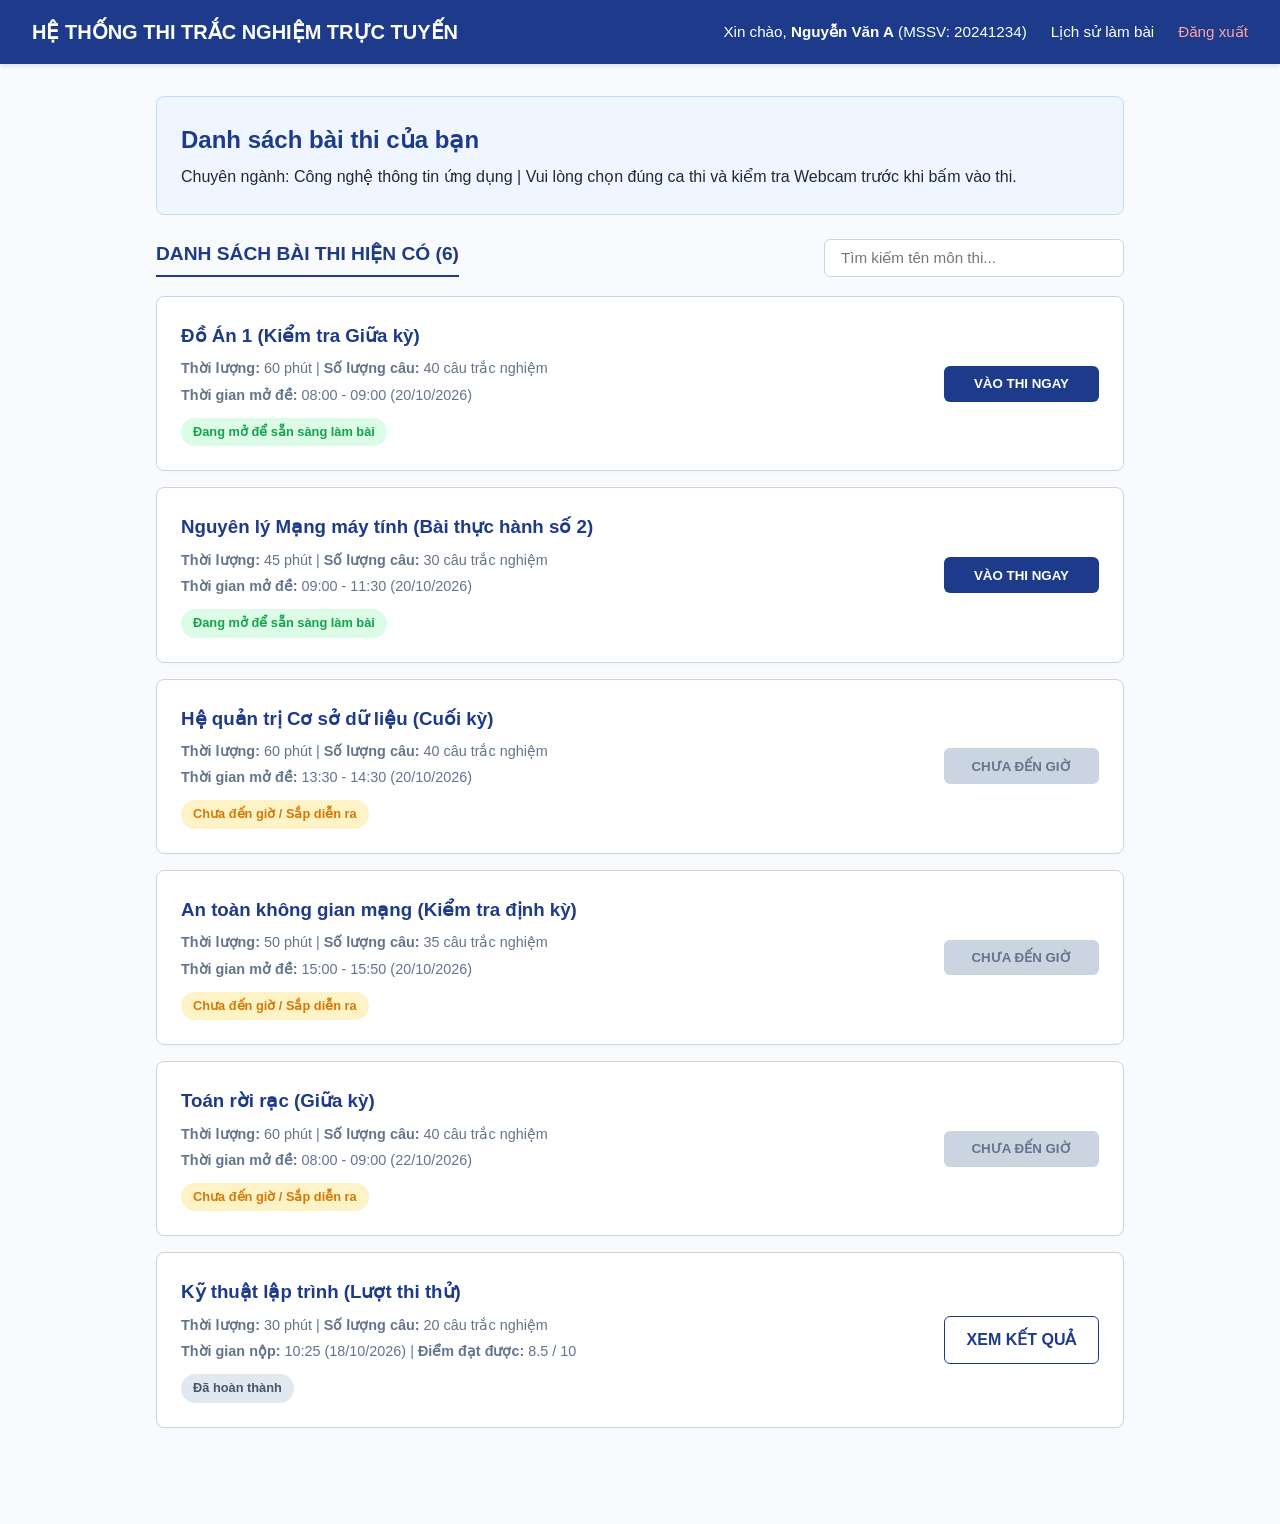
<file: student-home.html>
<!DOCTYPE html>
<html lang="vi">
<head>
    <meta charset="UTF-8">
    <meta name="viewport" content="width=device-width, initial-scale=1.0">
    <title>Trang chủ Thí sinh - Hệ thống Thi Trắc nghiệm</title>
    <style>
        :root {
            --primary-blue: #1E3A8A;
            --primary-hover: #172554;
            --light-blue: #EFF6FF;
            --bg-white: #FFFFFF;
            --bg-gray: #F8FAFC;
            --text-dark: #1E293B;
            --text-muted: #64748B;
            --border-color: #CBD5E1;
            --success-green: #16A34A;
            --warning-orange: #D97706;
            --danger-red: #DC2626;
            --neutral-gray: #475569;
        }

        * {
            box-sizing: border-box;
            margin: 0;
            padding: 0;
            font-family: 'Segoe UI', Tahoma, Geneva, Verdana, sans-serif;
        }

        body {
            background-color: var(--bg-gray);
            color: var(--text-dark);
            line-height: 1.6;
        }

        .navbar {
            background-color: var(--primary-blue);
            color: var(--bg-white);
            padding: 1rem 2rem;
            display: flex;
            justify-content: space-between;
            align-items: center;
            box-shadow: 0 2px 4px rgba(0,0,0,0.1);
            position: sticky;
            top: 0;
            z-index: 100;
        }

        .navbar-brand {
            font-size: 1.25rem;
            font-weight: bold;
        }

        .user-nav-info {
            display: flex;
            gap: 1.5rem;
            align-items: center;
            font-size: 0.95rem;
        }

        .user-nav-info a {
            color: var(--bg-white);
            text-decoration: none;
            font-weight: 500;
        }

        .user-nav-info a:hover {
            text-decoration: underline;
        }

        .container {
            max-width: 1000px;
            margin: 2rem auto;
            padding: 0 1rem 3rem 1rem;
        }

        .welcome-banner {
            background: var(--light-blue);
            border: 1px solid #BFDBFE;
            padding: 1.5rem;
            border-radius: 8px;
            margin-bottom: 1.5rem;
        }

        .welcome-banner h2 {
            color: var(--primary-blue);
            margin-bottom: 0.3rem;
        }

        .toolbar {
            display: flex;
            justify-content: space-between;
            align-items: center;
            gap: 1rem;
            margin-bottom: 1.2rem;
            flex-wrap: wrap;
        }

        .section-title {
            font-size: 1.2rem;
            color: var(--primary-blue);
            font-weight: bold;
            border-bottom: 2px solid var(--primary-blue);
            padding-bottom: 0.3rem;
        }

        .search-box {
            padding: 0.6rem 1rem;
            border: 1px solid var(--border-color);
            border-radius: 6px;
            width: 300px;
            font-size: 0.95rem;
            background: var(--bg-white);
        }

        .search-box:focus {
            outline: none;
            border-color: var(--primary-blue);
        }

        .exam-card {
            background: var(--bg-white);
            border: 1px solid var(--border-color);
            border-radius: 8px;
            padding: 1.5rem;
            margin-bottom: 1rem;
            box-shadow: 0 2px 4px rgba(0,0,0,0.02);
            display: flex;
            justify-content: space-between;
            align-items: center;
            transition: transform 0.15s;
        }

        .exam-card:hover {
            border-color: #93C5FD;
        }

        .exam-info h3 {
            color: var(--primary-blue);
            margin-bottom: 0.4rem;
        }

        .exam-info p {
            color: var(--text-muted);
            font-size: 0.9rem;
            margin-bottom: 0.2rem;
        }

        .badge {
            display: inline-block;
            padding: 0.25rem 0.75rem;
            border-radius: 20px;
            font-size: 0.8rem;
            font-weight: 600;
            margin-top: 0.5rem;
        }

        .badge-success {
            background-color: #DCFCE7;
            color: var(--success-green);
        }

        .badge-warning {
            background-color: #FEF3C7;
            color: var(--warning-orange);
        }

        .badge-done {
            background-color: #E2E8F0;
            color: var(--neutral-gray);
        }

        .btn {
            padding: 0.65rem 1.25rem;
            border: none;
            border-radius: 6px;
            font-weight: 600;
            cursor: pointer;
            transition: all 0.2s;
            text-decoration: none;
            display: inline-block;
            min-width: 155px;
            text-align: center;
        }

        .btn-primary {
            background-color: var(--primary-blue);
            color: var(--bg-white);
        }

        .btn-primary:hover {
            background-color: var(--primary-hover);
        }

        .btn-outline {
            background-color: var(--bg-white);
            color: var(--primary-blue);
            border: 1px solid var(--primary-blue);
        }

        .btn-outline:hover {
            background-color: var(--light-blue);
        }

        .btn-disabled {
            background-color: #CBD5E1;
            color: var(--text-muted);
            cursor: not-allowed;
        }

        /* Modal Nội quy đầy đủ & chặt chẽ */
        .modal-overlay {
            display: none;
            position: fixed;
            top: 0; left: 0; width: 100%; height: 100%;
            background: rgba(15, 23, 42, 0.65);
            justify-content: center;
            align-items: center;
            z-index: 1000;
            padding: 1rem;
        }

        .modal-card {
            background: var(--bg-white);
            width: 100%;
            max-width: 720px;
            border-radius: 10px;
            padding: 1.8rem 2rem;
            box-shadow: 0 10px 25px rgba(0,0,0,0.2);
            border-top: 5px solid var(--primary-blue);
        }

        .modal-header-info {
            text-align: center;
            margin-bottom: 1rem;
            padding-bottom: 0.8rem;
            border-bottom: 1px solid var(--border-color);
        }

        .modal-header-info h3 {
            color: var(--primary-blue);
            font-size: 1.3rem;
            margin-bottom: 0.3rem;
        }

        .exam-meta-bar {
            display: flex;
            justify-content: center;
            gap: 1.5rem;
            font-size: 0.9rem;
            color: var(--text-dark);
            background: var(--light-blue);
            padding: 0.5rem 1rem;
            border-radius: 6px;
            margin-top: 0.5rem;
            flex-wrap: wrap;
        }

        .rule-box {
            background: var(--bg-gray);
            border: 1px solid var(--border-color);
            padding: 1.2rem 1.5rem;
            border-radius: 6px;
            font-size: 0.92rem;
            max-height: 310px;
            overflow-y: auto;
            margin-bottom: 1.2rem;
        }

        .rule-section {
            margin-bottom: 1rem;
        }

        .rule-section:last-child {
            margin-bottom: 0;
        }

        .rule-section h4 {
            color: var(--primary-blue);
            font-size: 0.98rem;
            margin-bottom: 0.35rem;
        }

        .rule-section ul {
            padding-left: 1.3rem;
        }

        .rule-section li {
            margin-bottom: 0.35rem;
        }

        .highlight-danger {
            color: var(--danger-red);
            font-weight: 600;
        }

        .checkbox-group {
            display: flex;
            align-items: flex-start;
            gap: 0.6rem;
            margin-bottom: 1.5rem;
            font-size: 0.95rem;
            font-weight: 600;
            color: var(--text-dark);
            background: #FEF2F2;
            border: 1px solid #FECACA;
            padding: 0.8rem 1rem;
            border-radius: 6px;
        }

        .checkbox-group input {
            margin-top: 0.25rem;
            width: 17px;
            height: 17px;
            cursor: pointer;
        }

        .modal-actions {
            display: flex;
            justify-content: flex-end;
            gap: 1rem;
        }
    </style>
</head>
<body>

    <header class="navbar">
        <div class="navbar-brand">HỆ THỐNG THI TRẮC NGHIỆM TRỰC TUYẾN</div>
        <div class="user-nav-info">
            <span>Xin chào, <strong>Nguyễn Văn A</strong> (MSSV: 20241234)</span>
            <a href="student-result.html">Lịch sử làm bài</a>
            <a href="index.html" style="color: #FCA5A5;">Đăng xuất</a>
        </div>
    </header>

    <div class="container">
        <div class="welcome-banner">
            <h2>Danh sách bài thi của bạn</h2>
            <p>Chuyên ngành: Công nghệ thông tin ứng dụng | Vui lòng chọn đúng ca thi và kiểm tra Webcam trước khi bấm vào thi.</p>
        </div>

        <div class="toolbar">
            <div class="section-title">DANH SÁCH BÀI THI HIỆN CÓ (6)</div>
            <input type="text" id="searchInput" class="search-box" onkeyup="filterExams()" placeholder="Tìm kiếm tên môn thi...">
        </div>

        <div id="examList">
            <!-- Bài thi 1: Đang mở -->
            <div class="exam-card" data-name="Đồ Án 1">
                <div class="exam-info">
                    <h3>Đồ Án 1 (Kiểm tra Giữa kỳ)</h3>
                    <p><strong>Thời lượng:</strong> 60 phút | <strong>Số lượng câu:</strong> 40 câu trắc nghiệm</p>
                    <p><strong>Thời gian mở đề:</strong> 08:00 - 09:00 (20/10/2026)</p>
                    <span class="badge badge-success">Đang mở để sẵn sàng làm bài</span>
                </div>
                <button class="btn btn-primary" onclick="openRuleModal('Đồ Án 1 (Kiểm tra Giữa kỳ)', '60 phút', '40 câu')">VÀO THI NGAY</button>
            </div>

            <!-- Bài thi 2: Đang mở -->
            <div class="exam-card" data-name="Nguyên lý Mạng máy tính">
                <div class="exam-info">
                    <h3>Nguyên lý Mạng máy tính (Bài thực hành số 2)</h3>
                    <p><strong>Thời lượng:</strong> 45 phút | <strong>Số lượng câu:</strong> 30 câu trắc nghiệm</p>
                    <p><strong>Thời gian mở đề:</strong> 09:00 - 11:30 (20/10/2026)</p>
                    <span class="badge badge-success">Đang mở để sẵn sàng làm bài</span>
                </div>
                <button class="btn btn-primary" onclick="openRuleModal('Nguyên lý Mạng máy tính (Thực hành 2)', '45 phút', '30 câu')">VÀO THI NGAY</button>
            </div>

            <!-- Bài thi 3: Chưa đến giờ -->
            <div class="exam-card" data-name="Hệ quản trị Cơ sở dữ liệu">
                <div class="exam-info">
                    <h3>Hệ quản trị Cơ sở dữ liệu (Cuối kỳ)</h3>
                    <p><strong>Thời lượng:</strong> 60 phút | <strong>Số lượng câu:</strong> 40 câu trắc nghiệm</p>
                    <p><strong>Thời gian mở đề:</strong> 13:30 - 14:30 (20/10/2026)</p>
                    <span class="badge badge-warning">Chưa đến giờ / Sắp diễn ra</span>
                </div>
                <button class="btn btn-disabled" disabled>CHƯA ĐẾN GIỜ</button>
            </div>

            <!-- Bài thi 4: Chưa đến giờ -->
            <div class="exam-card" data-name="An toàn không gian mạng">
                <div class="exam-info">
                    <h3>An toàn không gian mạng (Kiểm tra định kỳ)</h3>
                    <p><strong>Thời lượng:</strong> 50 phút | <strong>Số lượng câu:</strong> 35 câu trắc nghiệm</p>
                    <p><strong>Thời gian mở đề:</strong> 15:00 - 15:50 (20/10/2026)</p>
                    <span class="badge badge-warning">Chưa đến giờ / Sắp diễn ra</span>
                </div>
                <button class="btn btn-disabled" disabled>CHƯA ĐẾN GIỜ</button>
            </div>

            <!-- Bài thi 5: Chưa đến giờ -->
            <div class="exam-card" data-name="Toán rời rạc">
                <div class="exam-info">
                    <h3>Toán rời rạc (Giữa kỳ)</h3>
                    <p><strong>Thời lượng:</strong> 60 phút | <strong>Số lượng câu:</strong> 40 câu trắc nghiệm</p>
                    <p><strong>Thời gian mở đề:</strong> 08:00 - 09:00 (22/10/2026)</p>
                    <span class="badge badge-warning">Chưa đến giờ / Sắp diễn ra</span>
                </div>
                <button class="btn btn-disabled" disabled>CHƯA ĐẾN GIỜ</button>
            </div>

            <!-- Bài thi 6: Đã hoàn thành -->
            <div class="exam-card" data-name="Kỹ thuật lập trình">
                <div class="exam-info">
                    <h3>Kỹ thuật lập trình (Lượt thi thử)</h3>
                    <p><strong>Thời lượng:</strong> 30 phút | <strong>Số lượng câu:</strong> 20 câu trắc nghiệm</p>
                    <p><strong>Thời gian nộp:</strong> 10:25 (18/10/2026) | <strong>Điểm đạt được:</strong> 8.5 / 10</p>
                    <span class="badge badge-done">Đã hoàn thành</span>
                </div>
                <a href="student-result.html" class="btn btn-outline">XEM KẾT QUẢ</a>
            </div>
        </div>
    </div>

    <!-- Modal Nội quy và Quy chế thi trực tuyến đầy đủ -->
    <div class="modal-overlay" id="ruleModal">
        <div class="modal-card">
            <div class="modal-header-info">
                <h3 id="modal-exam-title">NỘI QUY & QUY CHẾ PHÒNG THI TRỰC TUYẾN</h3>
                <div class="exam-meta-bar">
                    <span><strong>Thí sinh:</strong> Nguyễn Văn A (MSSV: 20241234)</span>
                    <span><strong>Thời lượng:</strong> <span id="modal-duration">60 phút</span></span>
                    <span><strong>Số câu:</strong> <span id="modal-questions">40 câu</span></span>
                </div>
            </div>

            <div class="rule-box">
                <div class="rule-section">
                    <h4>1. Quy định về Thời gian và Lượt làm bài</h4>
                    <ul>
                        <li>Thời gian làm bài được tính ngay khi thí sinh nhấn nút <strong>"BẮT ĐẦU LÀM BÀI"</strong> và không tạm dừng vì bất kỳ lý do cá nhân nào.</li>
                        <li>Mỗi thí sinh chỉ có <strong>01 lượt làm bài duy nhất</strong>. Khi đồng hồ đếm ngược về 00:00, hệ thống sẽ tự động thu bài và lưu kết quả hiện tại.</li>
                        <li>Thí sinh chỉ có thể nộp bài sớm sau khi đã hoàn thành tối thiểu 2/3 thời gian quy định (hoặc theo cài đặt của giảng viên).</li>
                    </ul>
                </div>

                <div class="rule-section">
                    <h4>2. Yêu cầu Kỹ thuật & Không gian thi</h4>
                    <ul>
                        <li>Sử dụng máy tính có kết nối Internet ổn định, đảm bảo Webcam hoạt động bình thường và cấp quyền truy cập camera cho trình duyệt.</li>
                        <li>Ngồi ở nơi đủ ánh sáng, camera đặt ngang tầm mắt, thấy rõ toàn bộ khuôn mặt và phần vai của thí sinh; không đeo khẩu trang, kính râm hoặc đội mũ che khuất mặt.</li>
                        <li>Không gian xung quanh phải yên tĩnh, tuyệt đối không có người khác xuất hiện trong khung hình hoặc trao đổi hỗ trợ.</li>
                    </ul>
                </div>

                <div class="rule-section">
                    <h4>3. Quy định Hành vi trong quá trình làm bài</h4>
                    <ul>
                        <li>Nghiêm cấm mở tab trình duyệt khác, chuyển cửa sổ ứng dụng, sử dụng phần mềm tìm kiếm, AI hỗ trợ hoặc chia sẻ màn hình.</li>
                        <li>Không sử dụng tài liệu giấy, giáo trình, máy tính cầm tay (trừ khi môn thi cho phép) hoặc bất kỳ thiết bị điện tử thứ hai nào.</li>
                    </ul>
                </div>

                <div class="rule-section">
                    <h4>4. Quy chế Giám sát AI & Xử lý Vi phạm Tự động</h4>
                    <ul>
                        <li><strong>Cảnh báo mức độ nhẹ (Tối đa 3 lần):</strong> Áp dụng khi camera AI phát hiện thí sinh <em>quay mặt đi chỗ khác quá 5 giây</em> hoặc <em>có người thứ 2 xuất hiện trong khung hình quá 10 giây</em>. Lần 1 và Lần 2 hệ thống sẽ hiện bảng nhắc nhở; đến <strong>Lần thứ 3</strong> hệ thống tự động khóa màn hình và đình chỉ bài thi.</li>
                        <li><span class="highlight-danger">Vi phạm nghiêm trọng (Khóa bài ngay lập tức):</span> Nếu camera AI phát hiện <strong>sử dụng điện thoại di động hoặc thiết bị điện tử</strong> trong khung hình, hệ thống sẽ <strong>khóa bài thi và thu bài ngay từ lần vi phạm đầu tiên</strong> mà không cần cảnh báo trước, đồng thời gửi bằng chứng hình ảnh về cho Giảng viên giám sát xử lý kỷ luật.</li>
                    </ul>
                </div>

                <div class="rule-section">
                    <h4>5. Xử lý Sự cố Kỹ thuật</h4>
                    <ul>
                        <li>Trường hợp mất kết nối mạng đột ngột hoặc lỗi thiết bị khách quan, thí sinh phải giữ nguyên hiện trường, chụp ảnh/quay video minh chứng và báo ngay cho Giám thị phòng thi để được xem xét mở khóa hoặc giải quyết theo quy định.</li>
                    </ul>
                </div>
            </div>

            <div class="checkbox-group">
                <input type="checkbox" id="agreeCheckbox" onchange="toggleStartBtn()">
                <label for="agreeCheckbox">Tôi đã đọc kỹ, hiểu rõ toàn bộ nội quy trên và cam kết tự giác chấp hành nghiêm túc quy chế thi. Tôi hoàn toàn chịu trách nhiệm nếu để xảy ra vi phạm.</label>
            </div>

            <div class="modal-actions">
                <button class="btn" style="background: #E2E8F0; color: var(--text-dark); min-width: 110px;" onclick="closeRuleModal()">Quay lại</button>
                <button class="btn btn-disabled" id="startExamBtn" disabled onclick="goToExamRoom()">BẮT ĐẦU LÀM BÀI</button>
            </div>
        </div>
    </div>

    <script>
        function filterExams() {
            const keyword = document.getElementById('searchInput').value.toLowerCase();
            const cards = document.querySelectorAll('.exam-card');
            cards.forEach(card => {
                const name = card.getAttribute('data-name').toLowerCase();
                card.style.display = name.includes(keyword) ? 'flex' : 'none';
            });
        }

        function openRuleModal(examName, duration, questionCount) {
            document.getElementById('modal-exam-title').innerText = 'NỘI QUY THI: ' + examName.toUpperCase();
            document.getElementById('modal-duration').innerText = duration;
            document.getElementById('modal-questions').innerText = questionCount;
            document.getElementById('ruleModal').style.display = 'flex';
        }

        function closeRuleModal() {
            document.getElementById('ruleModal').style.display = 'none';
            document.getElementById('agreeCheckbox').checked = false;
            document.getElementById('startExamBtn').disabled = true;
            document.getElementById('startExamBtn').className = 'btn btn-disabled';
        }

        function toggleStartBtn() {
            const isChecked = document.getElementById('agreeCheckbox').checked;
            const btn = document.getElementById('startExamBtn');
            if (isChecked) {
                btn.disabled = false;
                btn.className = 'btn btn-primary';
            } else {
                btn.disabled = true;
                btn.className = 'btn btn-disabled';
            }
        }

        function goToExamRoom() {
            window.location.href = 'student-exam.html';
        }
    </script>
</body>
</html>
</file>
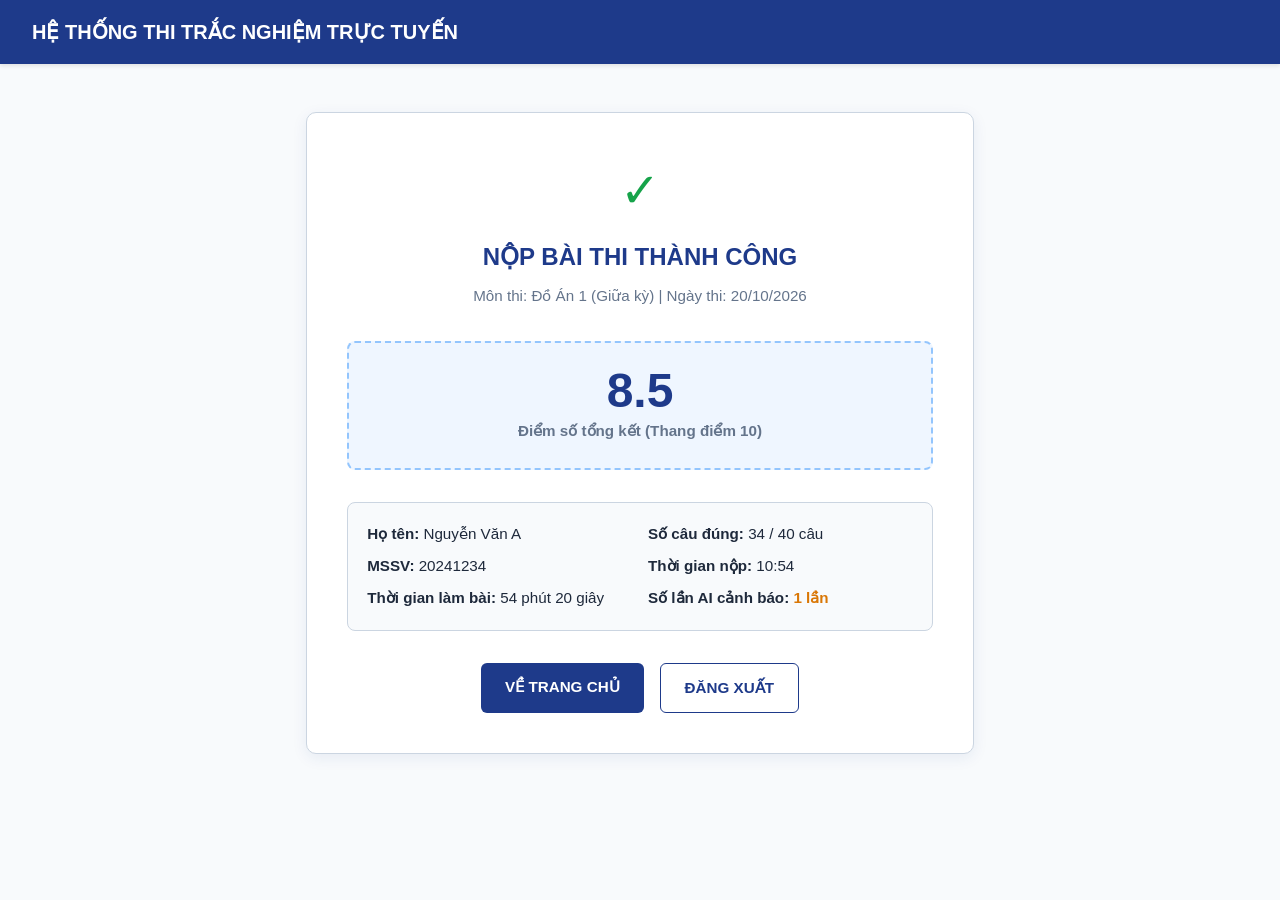
<file: student-result.html>
<!DOCTYPE html>
<html lang="vi">
<head>
    <meta charset="UTF-8">
    <meta name="viewport" content="width=device-width, initial-scale=1.0">
    <title>Kết quả Bài thi - Hệ thống Thi Trắc nghiệm</title>
    <style>
        :root {
            --primary-blue: #1E3A8A;
            --primary-hover: #172554;
            --light-blue: #EFF6FF;
            --bg-white: #FFFFFF;
            --bg-gray: #F8FAFC;
            --text-dark: #1E293B;
            --text-muted: #64748B;
            --border-color: #CBD5E1;
            --success-green: #16A34A;
            --warning-amber: #D97706;
        }

        * {
            box-sizing: border-box;
            margin: 0;
            padding: 0;
            font-family: 'Segoe UI', Tahoma, Geneva, Verdana, sans-serif;
        }

        body {
            background-color: var(--bg-gray);
            color: var(--text-dark);
            line-height: 1.6;
        }

        .navbar {
            background-color: var(--primary-blue);
            color: var(--bg-white);
            padding: 1rem 2rem;
            display: flex;
            justify-content: space-between;
            align-items: center;
            box-shadow: 0 2px 4px rgba(0,0,0,0.1);
        }

        .navbar-brand {
            font-size: 1.25rem;
            font-weight: bold;
        }

        .container {
            max-width: 700px;
            margin: 3rem auto;
            padding: 0 1rem;
        }

        .result-card {
            background: var(--bg-white);
            border: 1px solid var(--border-color);
            border-radius: 10px;
            padding: 2.5rem;
            box-shadow: 0 4px 15px rgba(30, 58, 138, 0.08);
            text-align: center;
        }

        .success-icon {
            font-size: 3rem;
            color: var(--success-green);
            margin-bottom: 0.5rem;
        }

        .result-card h2 {
            color: var(--primary-blue);
            margin-bottom: 0.5rem;
            font-size: 1.5rem;
        }

        .exam-subtitle {
            color: var(--text-muted);
            margin-bottom: 2rem;
            font-size: 0.95rem;
        }

        .score-display-box {
            background: var(--light-blue);
            border: 2px dashed #93C5FD;
            border-radius: 8px;
            padding: 1.5rem;
            margin-bottom: 2rem;
        }

        .score-number {
            font-size: 3rem;
            font-weight: 800;
            color: var(--primary-blue);
            line-height: 1;
            margin-bottom: 0.3rem;
        }

        .score-label {
            font-size: 0.95rem;
            color: var(--text-muted);
            font-weight: 600;
        }

        .details-grid {
            display: grid;
            grid-template-columns: 1fr 1fr;
            gap: 1rem;
            text-align: left;
            background: var(--bg-gray);
            padding: 1.2rem;
            border-radius: 8px;
            border: 1px solid var(--border-color);
            margin-bottom: 2rem;
            font-size: 0.95rem;
        }

        .details-item {
            margin-bottom: 0.5rem;
        }

        .details-item:last-child {
            margin-bottom: 0;
        }

        .btn-group {
            display: flex;
            justify-content: center;
            gap: 1rem;
        }

        .btn {
            padding: 0.75rem 1.5rem;
            border: none;
            border-radius: 6px;
            font-weight: 600;
            cursor: pointer;
            text-decoration: none;
            font-size: 0.95rem;
            transition: 0.2s;
        }

        .btn-primary {
            background-color: var(--primary-blue);
            color: var(--bg-white);
        }

        .btn-primary:hover {
            background-color: var(--primary-hover);
        }

        .btn-outline {
            background-color: var(--bg-white);
            color: var(--primary-blue);
            border: 1px solid var(--primary-blue);
        }

        .btn-outline:hover {
            background-color: var(--light-blue);
        }
    </style>
</head>
<body>

    <header class="navbar">
        <div class="navbar-brand">HỆ THỐNG THI TRẮC NGHIỆM TRỰC TUYẾN</div>
    </header>

    <div class="container">
        <div class="result-card">
            <div class="success-icon">✓</div>
            <h2>NỘP BÀI THI THÀNH CÔNG</h2>
            <div class="exam-subtitle">Môn thi: Đồ Án 1 (Giữa kỳ) | Ngày thi: 20/10/2026</div>

            <div class="score-display-box">
                <div class="score-number" id="finalScore">8.5</div>
                <div class="score-label">Điểm số tổng kết (Thang điểm 10)</div>
            </div>

            <div class="details-grid">
                <div>
                    <div class="details-item"><strong>Họ tên:</strong> Nguyễn Văn A</div>
                    <div class="details-item"><strong>MSSV:</strong> 20241234</div>
                    <div class="details-item"><strong>Thời gian làm bài:</strong> <span id="timeSpent">54 phút 20 giây</span></div>
                </div>
                <div>
                    <div class="details-item"><strong>Số câu đúng:</strong> <span id="correctCount">34</span> / 40 câu</div>
                    <div class="details-item"><strong>Thời gian nộp:</strong> 10:54</div>
                    <div class="details-item"><strong>Số lần AI cảnh báo:</strong> <span id="warningCountDisplay" style="color: var(--warning-amber); font-weight: bold;">1 lần</span></div>
                </div>
            </div>

            <div class="btn-group">
                <a href="student-home.html" class="btn btn-primary">VỀ TRANG CHỦ</a>
                <a href="index.html" class="btn btn-outline">ĐĂNG XUẤT</a>
            </div>
        </div>
    </div>

    <script>
        // Lấy dữ liệu tạm từ trang thi truyền sang (nếu có)
        const answered = localStorage.getItem('examAnswered');
        const warnings = localStorage.getItem('examWarnings');

        if (answered !== null) {
            const count = parseInt(answered);
            document.getElementById('correctCount').innerText = count;
            // Tính điểm giả lập dựa trên số câu làm được (ví dụ tối đa 40 câu)
            const score = ((count / 40) * 10).toFixed(1);
            document.getElementById('finalScore').innerText = score;
        }

        if (warnings !== null) {
            document.getElementById('warningCountDisplay').innerText = warnings + ' lần';
        }
    </script>
</body>
</html>
</file>
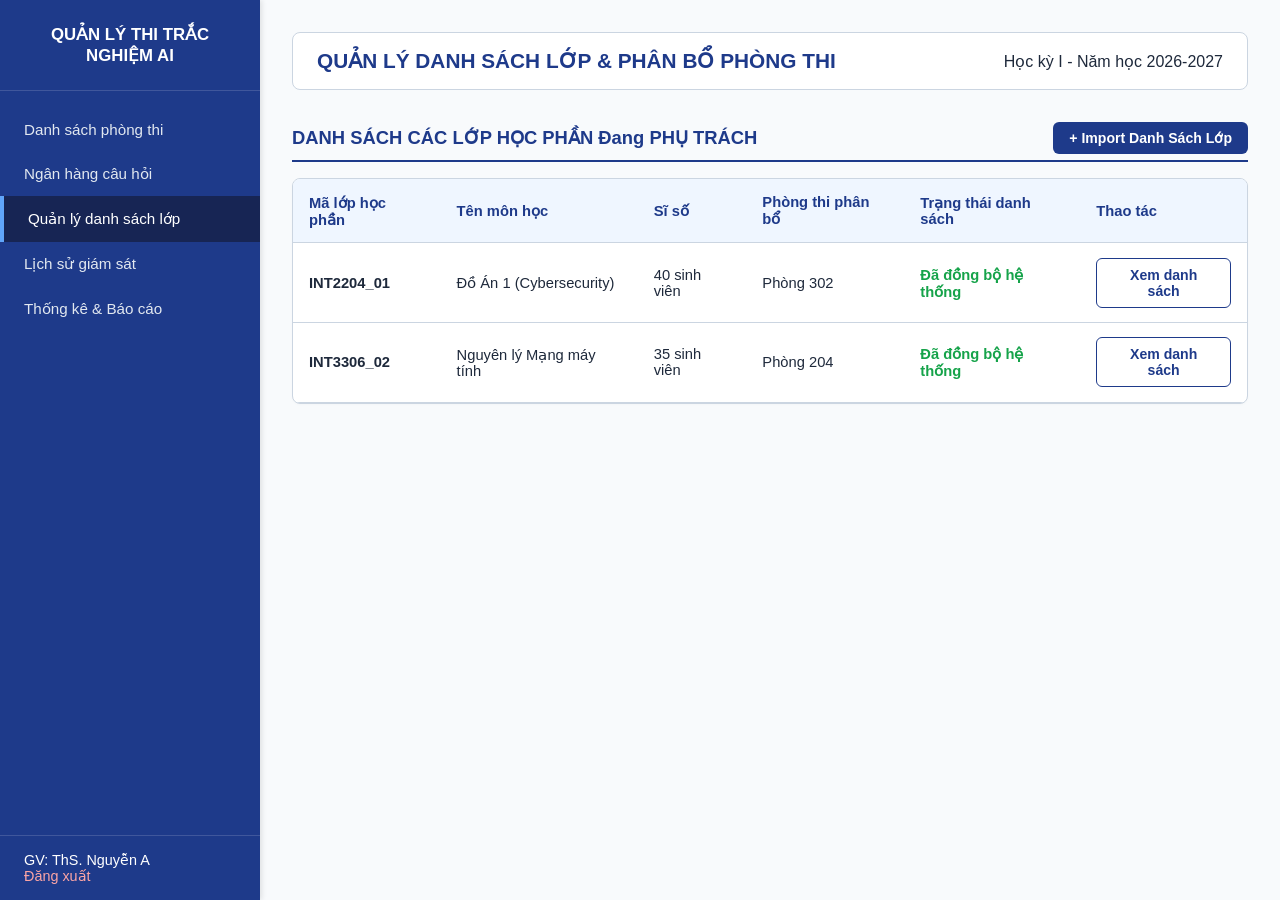
<file: teacher-classes.html>
<!DOCTYPE html>
<html lang="vi">
<head>
    <meta charset="UTF-8">
    <meta name="viewport" content="width=device-width, initial-scale=1.0">
    <title>Quản lý Danh sách Lớp - Giảng viên</title>
    <style>
        :root {
            --primary-blue: #1E3A8A;
            --primary-hover: #172554;
            --light-blue: #EFF6FF;
            --bg-white: #FFFFFF;
            --bg-gray: #F8FAFC;
            --text-dark: #1E293B;
            --text-muted: #64748B;
            --border-color: #CBD5E1;
            --success-green: #16A34A;
        }

        * { box-sizing: border-box; margin: 0; padding: 0; font-family: 'Segoe UI', Tahoma, Geneva, Verdana, sans-serif; }
        body { background-color: var(--bg-gray); color: var(--text-dark); display: flex; min-height: 100vh; }

        .sidebar { width: 260px; background-color: var(--primary-blue); color: var(--bg-white); display: flex; flex-direction: column; position: fixed; top: 0; bottom: 0; left: 0; box-shadow: 2px 0 5px rgba(0,0,0,0.1); z-index: 10; }
        .sidebar-brand { padding: 1.5rem 1rem; font-size: 1.05rem; font-weight: bold; border-bottom: 1px solid rgba(255,255,255,0.15); text-align: center; }
        .sidebar-menu { list-style: none; padding: 1rem 0; flex-grow: 1; }
        .sidebar-menu li a { display: block; padding: 0.85rem 1.5rem; color: #E2E8F0; text-decoration: none; font-size: 0.95rem; transition: 0.2s; }
        .sidebar-menu li a:hover, .sidebar-menu li.active a { background-color: var(--primary-hover); color: var(--bg-white); border-left: 4px solid #60A5FA; }
        .sidebar-footer { padding: 1rem 1.5rem; border-top: 1px solid rgba(255,255,255,0.15); font-size: 0.9rem; }
        .sidebar-footer a { color: #FCA5A5; text-decoration: none; }

        .main-content { margin-left: 260px; flex-grow: 1; padding: 2rem; }
        .header-top { display: flex; justify-content: space-between; align-items: center; margin-bottom: 2rem; background: var(--bg-white); padding: 1rem 1.5rem; border-radius: 8px; border: 1px solid var(--border-color); }
        .header-top h2 { color: var(--primary-blue); font-size: 1.3rem; }
        .section-title { font-size: 1.15rem; color: var(--primary-blue); margin-bottom: 1rem; font-weight: bold; display: flex; justify-content: space-between; align-items: center; border-bottom: 2px solid var(--primary-blue); padding-bottom: 0.4rem; }

        .table-container { background: var(--bg-white); border: 1px solid var(--border-color); border-radius: 8px; overflow: hidden; box-shadow: 0 1px 3px rgba(0,0,0,0.02); }
        table { width: 100%; border-collapse: collapse; text-align: left; font-size: 0.92rem; }
        th, td { padding: 0.9rem 1rem; border-bottom: 1px solid var(--border-color); }
        th { background-color: var(--light-blue); color: var(--primary-blue); font-weight: 700; }
        tr:hover { background-color: #F8FAFC; }

        .btn { padding: 0.5rem 1rem; border: none; border-radius: 6px; font-weight: 600; cursor: pointer; font-size: 0.88rem; text-decoration: none; display: inline-block; transition: 0.2s; }
        .btn-primary { background-color: var(--primary-blue); color: var(--bg-white); }
        .btn-primary:hover { background-color: var(--primary-hover); }
        .btn-outline { background: var(--bg-white); color: var(--primary-blue); border: 1px solid var(--primary-blue); }
        .btn-outline:hover { background: var(--light-blue); }

        /* Modal Styles */
        .modal-overlay { display: none; position: fixed; top: 0; left: 0; width: 100%; height: 100%; background: rgba(15, 23, 42, 0.6); justify-content: center; align-items: center; z-index: 1000; }
        .modal-box { background: white; width: 750px; max-width: 92%; border-radius: 10px; overflow: hidden; box-shadow: 0 10px 25px rgba(0,0,0,0.2); }
        .modal-header { background: var(--primary-blue); color: white; padding: 1rem 1.5rem; display: flex; justify-content: space-between; align-items: center; font-weight: bold; }
        .modal-body { padding: 1.5rem; max-height: 420px; overflow-y: auto; }
        .modal-footer { padding: 0.9rem 1.5rem; background: #F1F5F9; text-align: right; border-top: 1px solid var(--border-color); }
        .close-btn { background: none; border: none; color: white; font-size: 1.4rem; cursor: pointer; }
    </style>
</head>
<body>
    <aside class="sidebar">
        <div class="sidebar-brand">QUẢN LÝ THI TRẮC NGHIỆM AI</div>
        <ul class="sidebar-menu">
            <li><a href="teacher-dashboard.html">Danh sách phòng thi</a></li>
            <li><a href="teacher-questions.html">Ngân hàng câu hỏi</a></li>
            <li class="active"><a href="teacher-classes.html">Quản lý danh sách lớp</a></li>
            <li><a href="teacher-history.html">Lịch sử giám sát</a></li>
            <li><a href="teacher-reports.html">Thống kê & Báo cáo</a></li>
        </ul>
        <div class="sidebar-footer">
            <span>GV: ThS. Nguyễn A</span><br><a href="index.html">Đăng xuất</a>
        </div>
    </aside>

    <main class="main-content">
        <div class="header-top">
            <h2>QUẢN LÝ DANH SÁCH LỚP & PHÂN BỔ PHÒNG THI</h2>
            <span>Học kỳ I - Năm học 2026-2027</span>
        </div>

        <div class="section-title">
            <span>DANH SÁCH CÁC LỚP HỌC PHẦN Đang PHỤ TRÁCH</span>
            <button class="btn btn-primary" onclick="alert('Tính năng tải lên danh sách sinh viên Excel đang phát triển!')">+ Import Danh Sách Lớp</button>
        </div>

        <div class="table-container">
            <table>
                <thead>
                    <tr>
                        <th>Mã lớp học phần</th>
                        <th>Tên môn học</th>
                        <th>Sĩ số</th>
                        <th>Phòng thi phân bổ</th>
                        <th>Trạng thái danh sách</th>
                        <th>Thao tác</th>
                    </tr>
                </thead>
                <tbody>
                    <tr>
                        <td><strong>INT2204_01</strong></td>
                        <td>Đồ Án 1 (Cybersecurity)</td>
                        <td>40 sinh viên</td>
                        <td>Phòng 302</td>
                        <td><span style="color: var(--success-green); font-weight: 600;">Đã đồng bộ hệ thống</span></td>
                        <td><button class="btn btn-outline" onclick="openClassModal('INT2204_01', 'Đồ Án 1 (Cybersecurity)', 40)">Xem danh sách</button></td>
                    </tr>
                    <tr>
                        <td><strong>INT3306_02</strong></td>
                        <td>Nguyên lý Mạng máy tính</td>
                        <td>35 sinh viên</td>
                        <td>Phòng 204</td>
                        <td><span style="color: var(--success-green); font-weight: 600;">Đã đồng bộ hệ thống</span></td>
                        <td><button class="btn btn-outline" onclick="openClassModal('INT3306_02', 'Nguyên lý Mạng máy tính', 35)">Xem danh sách</button></td>
                    </tr>
                </tbody>
            </table>
        </div>
    </main>

    <!-- Modal Chi Tiết Danh Sách Lớp -->
    <div class="modal-overlay" id="classModal">
        <div class="modal-box">
            <div class="modal-header">
                <span id="modalTitle">Danh sách sinh viên lớp học phần</span>
                <button class="close-btn" onclick="closeClassModal()">×</button>
            </div>
            <div class="modal-body">
                <p id="modalSubInfo" style="margin-bottom: 1rem; color: var(--text-muted); font-size: 0.9rem;"></p>
                <div class="table-container">
                    <table>
                        <thead>
                            <tr>
                                <th style="width: 70px;">STT</th>
                                <th style="width: 140px;">Mã sinh viên</th>
                                <th>Họ và tên</th>
                                <th style="width: 160px;">Trạng thái tài khoản</th>
                            </tr>
                        </thead>
                        <tbody id="modalStudentList">
                            <!-- Danh sách sinh viên đổ động bằng JS -->
                        </tbody>
                    </table>
                </div>
            </div>
            <div class="modal-footer">
                <button class="btn btn-primary" onclick="closeClassModal()">Đóng cửa sổ</button>
            </div>
        </div>
    </div>

    <script>
        const sampleFirstNames = ["Nguyễn Văn", "Trần Thị", "Lê Hoàng", "Phạm Minh", "Hoàng Thị", "Vũ Quốc", "Đặng Ngọc", "Bùi Đức", "Đỗ Thu", "Hồ Minh"];
        const sampleLastNames = ["An", "Bình", "Cường", "Dũng", "Em", "Phong", "Giang", "Hải", "Hà", "Hiếu", "Huyền", "Hùng", "Khánh", "Khải", "Linh"];

        function openClassModal(maLop, tenMon, totalStudents) {
            document.getElementById('classModal').style.display = 'flex';
            document.getElementById('modalTitle').innerText = `Danh sách sinh viên: ${maLop}`;
            document.getElementById('modalSubInfo').innerText = `Môn học: ${tenMon} • Tổng số sĩ số: ${totalStudents} sinh viên`;

            let tbody = document.getElementById('modalStudentList');
            tbody.innerHTML = "";

            for (let i = 1; i <= totalStudents; i++) {
                const numStr = String(i).padStart(3, '0');
                const msv = `B24DCCN${numStr}`;
                const randomName = sampleFirstNames[(i * 3) % sampleFirstNames.length] + " " + sampleLastNames[(i * 7) % sampleLastNames.length];
                
                tbody.innerHTML += `
                    <tr>
                        <td>${i < 10 ? '0' + i : i}</td>
                        <td><strong>${msv}</strong></td>
                        <td>${randomName}</td>
                        <td><span style="color: var(--success-green); font-weight: 600;">Đủ điều kiện dự thi</span></td>
                    </tr>
                `;
            }
        }

        function closeClassModal() {
            document.getElementById('classModal').style.display = 'none';
        }
    </script>
</body>
</html>
</file>
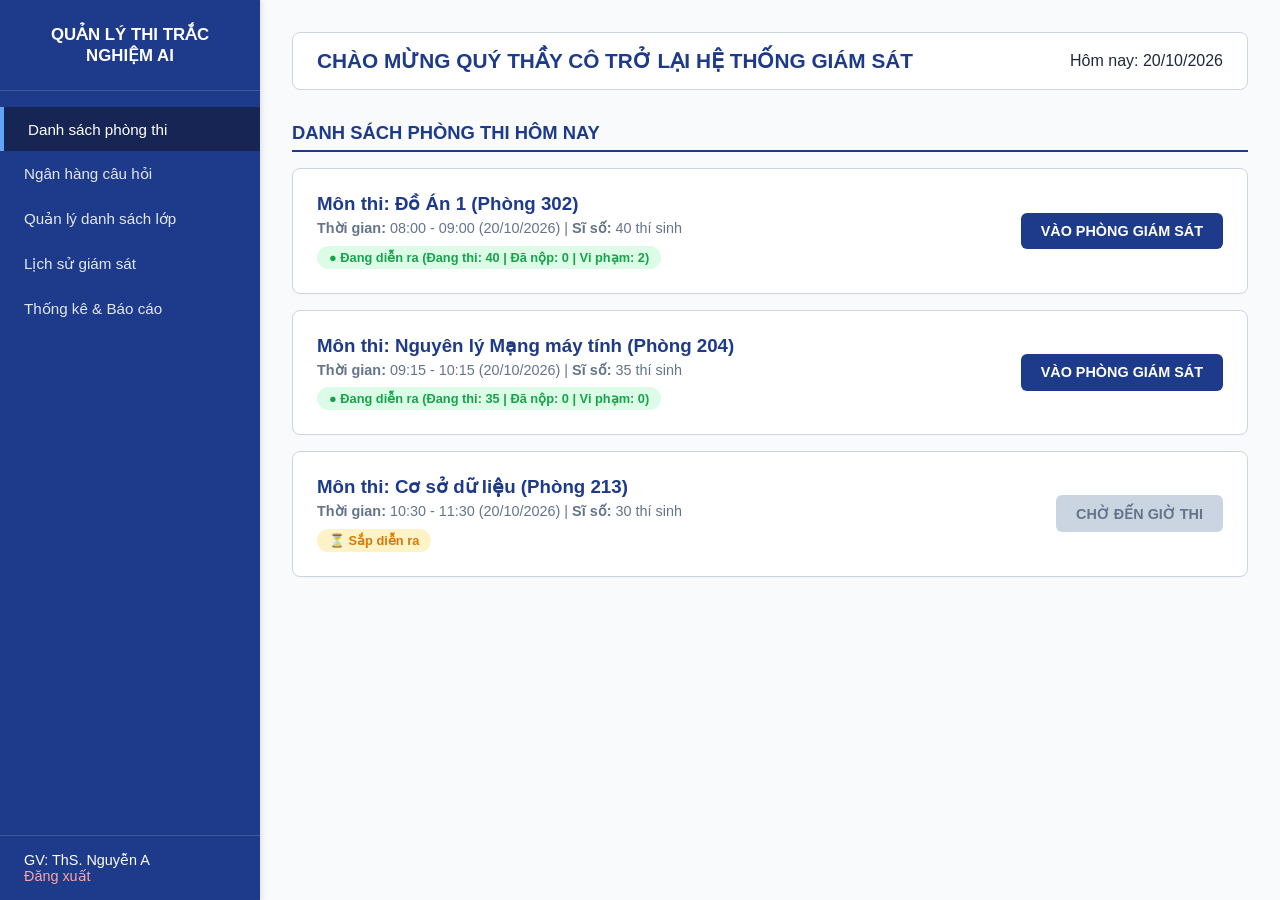
<file: teacher-dashboard.html>
<!DOCTYPE html>
<html lang="vi">
<head>
    <meta charset="UTF-8">
    <meta name="viewport" content="width=device-width, initial-scale=1.0">
    <title>Quản lý Giảng viên - Hệ thống Thi Trắc nghiệm AI</title>
    <style>
        :root {
            --primary-blue: #1E3A8A;
            --primary-hover: #172554;
            --light-blue: #EFF6FF;
            --bg-white: #FFFFFF;
            --bg-gray: #F8FAFC;
            --text-dark: #1E293B;
            --text-muted: #64748B;
            --border-color: #CBD5E1;
            --success-green: #16A34A;
            --warning-amber: #D97706;
            --danger-red: #DC2626;
        }

        * {
            box-sizing: border-box;
            margin: 0;
            padding: 0;
            font-family: 'Segoe UI', Tahoma, Geneva, Verdana, sans-serif;
        }

        body {
            background-color: var(--bg-gray);
            color: var(--text-dark);
            display: flex;
            min-height: 100vh;
        }

        /* Sidebar bên trái chuẩn liên kết */
        .sidebar {
            width: 260px;
            background-color: var(--primary-blue);
            color: var(--bg-white);
            display: flex;
            flex-direction: column;
            position: fixed;
            top: 0; bottom: 0; left: 0;
            box-shadow: 2px 0 5px rgba(0,0,0,0.1);
        }

        .sidebar-brand {
            padding: 1.5rem 1rem;
            font-size: 1.05rem;
            font-weight: bold;
            border-bottom: 1px solid rgba(255,255,255,0.15);
            text-align: center;
        }

        .sidebar-menu {
            list-style: none;
            padding: 1rem 0;
            flex-grow: 1;
        }

        .sidebar-menu li a {
            display: block;
            padding: 0.85rem 1.5rem;
            color: #E2E8F0;
            text-decoration: none;
            font-size: 0.95rem;
            transition: 0.2s;
        }

        .sidebar-menu li a:hover, .sidebar-menu li.active a {
            background-color: var(--primary-hover);
            color: var(--bg-white);
            border-left: 4px solid #60A5FA;
        }

        .sidebar-footer {
            padding: 1rem 1.5rem;
            border-top: 1px solid rgba(255,255,255,0.15);
            font-size: 0.9rem;
        }

        .sidebar-footer a {
            color: #FCA5A5;
            text-decoration: none;
        }

        /* Main Content bên phải */
        .main-content {
            margin-left: 260px;
            flex-grow: 1;
            padding: 2rem;
        }

        .header-top {
            display: flex;
            justify-content: space-between;
            align-items: center;
            margin-bottom: 2rem;
            background: var(--bg-white);
            padding: 1rem 1.5rem;
            border-radius: 8px;
            border: 1px solid var(--border-color);
        }

        .header-top h2 {
            color: var(--primary-blue);
            font-size: 1.3rem;
        }

        .section-title {
            font-size: 1.15rem;
            color: var(--primary-blue);
            margin-bottom: 1rem;
            font-weight: bold;
            border-bottom: 2px solid var(--primary-blue);
            padding-bottom: 0.4rem;
        }

        /* Danh sách phòng thi card */
        .exam-room-card {
            background: var(--bg-white);
            border: 1px solid var(--border-color);
            border-radius: 8px;
            padding: 1.5rem;
            margin-bottom: 1rem;
            display: flex;
            justify-content: space-between;
            align-items: center;
            box-shadow: 0 1px 3px rgba(0,0,0,0.02);
        }

        .room-info h3 {
            color: var(--primary-blue);
            margin-bottom: 0.3rem;
        }

        .room-info p {
            color: var(--text-muted);
            font-size: 0.9rem;
            margin-bottom: 0.2rem;
        }

        .badge {
            display: inline-block;
            padding: 0.25rem 0.75rem;
            border-radius: 20px;
            font-size: 0.8rem;
            font-weight: 600;
            margin-top: 0.4rem;
        }

        .badge-live {
            background-color: #DCFCE7;
            color: var(--success-green);
        }

        .badge-upcoming {
            background-color: #FEF3C7;
            color: var(--warning-amber);
        }

        .btn {
            padding: 0.65rem 1.25rem;
            border: none;
            border-radius: 6px;
            font-weight: 600;
            cursor: pointer;
            text-decoration: none;
            display: inline-block;
            transition: 0.2s;
            text-align: center;
            font-size: 0.9rem;
        }

        .btn-primary {
            background-color: var(--primary-blue);
            color: var(--bg-white);
        }

        .btn-primary:hover {
            background-color: var(--primary-hover);
        }

        .btn-disabled {
            background-color: #CBD5E1;
            color: var(--text-muted);
            cursor: not-allowed;
        }

        /* Modal nhập mật khẩu phòng */
        .modal-overlay {
            display: none;
            position: fixed;
            inset: 0;
            background: rgba(15, 23, 42, 0.7);
            z-index: 1000;
            justify-content: center;
            align-items: center;
            padding: 1rem;
        }

        .modal-card {
            background: #FFFFFF;
            max-width: 420px;
            width: 100%;
            border-radius: 10px;
            padding: 2rem;
            border-top: 6px solid var(--primary-blue);
            box-shadow: 0 15px 30px rgba(0,0,0,0.25);
        }
    </style>
</head>
<body>

    <!-- Sidebar chuẩn liên kết-->
    <aside class="sidebar">
        <div class="sidebar-brand">QUẢN LÝ THI TRẮC NGHIỆM AI</div>
        <ul class="sidebar-menu">
            <li class="active"><a href="teacher-dashboard.html">Danh sách phòng thi</a></li>
            <li><a href="teacher-questions.html">Ngân hàng câu hỏi</a></li>
            <li><a href="teacher-classes.html">Quản lý danh sách lớp</a></li>
            <li><a href="teacher-history.html">Lịch sử giám sát</a></li>
            <li><a href="teacher-reports.html">Thống kê & Báo cáo</a></li>
        </ul>
        <div class="sidebar-footer">
            <span>GV: ThS. Nguyễn A</span><br>
            <a href="index.html">Đăng xuất</a>
        </div>
    </aside>

    <!-- Main Content -->
    <main class="main-content">
        <div class="header-top">
            <h2>CHÀO MỪNG QUÝ THẦY CÔ TRỞ LẠI HỆ THỐNG GIÁM SÁT</h2>
            <span>Hôm nay: 20/10/2026</span>
        </div>

        <div class="section-title">DANH SÁCH PHÒNG THI HÔM NAY</div>

        <!-- Phòng thi 1: Đang diễn ra -->
        <div class="exam-room-card">
            <div class="room-info">
                <h3>Môn thi: Đồ Án 1 (Phòng 302)</h3>
                <p><strong>Thời gian:</strong> 08:00 - 09:00 (20/10/2026) | <strong>Sĩ số:</strong> 40 thí sinh</p>
                <span class="badge badge-live">● Đang diễn ra (Đang thi: 40 | Đã nộp: 0 | Vi phạm: 2)</span>
            </div>
            <button onclick="promptRoomPassword('Môn thi: Đồ Án 1 (Phòng 302)', 'teacher-monitor.html')" class="btn btn-primary">VÀO PHÒNG GIÁM SÁT</button>
        </div>

        <!-- Phòng thi 2: Đang diễn ra -->
        <div class="exam-room-card">
            <div class="room-info">
                <h3>Môn thi: Nguyên lý Mạng máy tính (Phòng 204)</h3>
                <p><strong>Thời gian:</strong> 09:15 - 10:15 (20/10/2026) | <strong>Sĩ số:</strong> 35 thí sinh</p>
                <span class="badge badge-live">● Đang diễn ra (Đang thi: 35 | Đã nộp: 0 | Vi phạm: 0)</span>
            </div>
            <button onclick="promptRoomPassword('Môn thi: Nguyên lý Mạng máy tính (Phòng 204)', 'teacher-monitor.html')" class="btn btn-primary">VÀO PHÒNG GIÁM SÁT</button>
        </div>

        <!-- Phòng thi 3: Sắp diễn ra -->
        <div class="exam-room-card">
            <div class="room-info">
                <h3>Môn thi: Cơ sở dữ liệu (Phòng 213)</h3>
                <p><strong>Thời gian:</strong> 10:30 - 11:30 (20/10/2026) | <strong>Sĩ số:</strong> 30 thí sinh</p>
                <span class="badge badge-upcoming">⏳ Sắp diễn ra</span>
            </div>
            <button class="btn btn-disabled" disabled>CHỜ ĐẾN GIỜ THI</button>
        </div>
    </main>

    <!-- Modal Nhập Mật Khẩu Phòng Giám Sát -->
    <div class="modal-overlay" id="passwordModal">
        <div class="modal-card">
            <h3 style="color: var(--primary-blue); margin-bottom: 0.8rem; font-size: 1.2rem;">XÁC THỰC MẬT KHẨU GIÁM SÁT</h3>
            <p style="font-size: 0.9rem; color: var(--text-muted); margin-bottom: 1.2rem;" id="modalRoomName">Nhập mật khẩu do quản lý cấp để truy cập phòng thi.</p>
            
            <div style="margin-bottom: 1.2rem;">
                <label style="display: block; font-weight: 600; font-size: 0.88rem; margin-bottom: 0.4rem;">Mật khẩu phòng thi:</label>
                <input type="password" id="roomPasswordInput" placeholder="Nhập mật khẩu (Mặc định: 1234)" style="width: 100%; padding: 0.65rem; border: 1px solid var(--border-color); border-radius: 6px; font-size: 0.95rem;">
                <span id="errorMsg" style="color: var(--danger-red); font-size: 0.82rem; display: none; margin-top: 0.3rem;">Mật khẩu không chính xác! Vui lòng kiểm tra lại.</span>
            </div>

            <div style="display: flex; justify-content: flex-end; gap: 0.8rem;">
                <button onclick="closePasswordModal()" class="btn btn-outline">Hủy</button>
                <button onclick="verifyAndEnterRoom()" class="btn btn-primary">XÁC NHẬN VÀO</button>
            </div>
        </div>
    </div>

    <script>
        let targetRoomUrl = "";

        function promptRoomPassword(roomName, roomUrl) {
            targetRoomUrl = roomUrl;
            document.getElementById('modalRoomName').innerText = `Phòng: "${roomName}". Vui lòng nhập mật khẩu giám sát tương ứng để tiếp tục.`;
            document.getElementById('roomPasswordInput').value = "";
            document.getElementById('errorMsg').style.display = "none";
            document.getElementById('passwordModal').style.display = "flex";
        }

        function closePasswordModal() {
            document.getElementById('passwordModal').style.display = "none";
        }

        function verifyAndEnterRoom() {
            let pass = document.getElementById('roomPasswordInput').value;
            if (pass === "1234") { // Mật khẩu bảo mật phòng thi giả định
                window.location.href = targetRoomUrl;
            } else {
                document.getElementById('errorMsg').style.display = "block";
            }
        }
    </script>
</body>
</html>
</file>
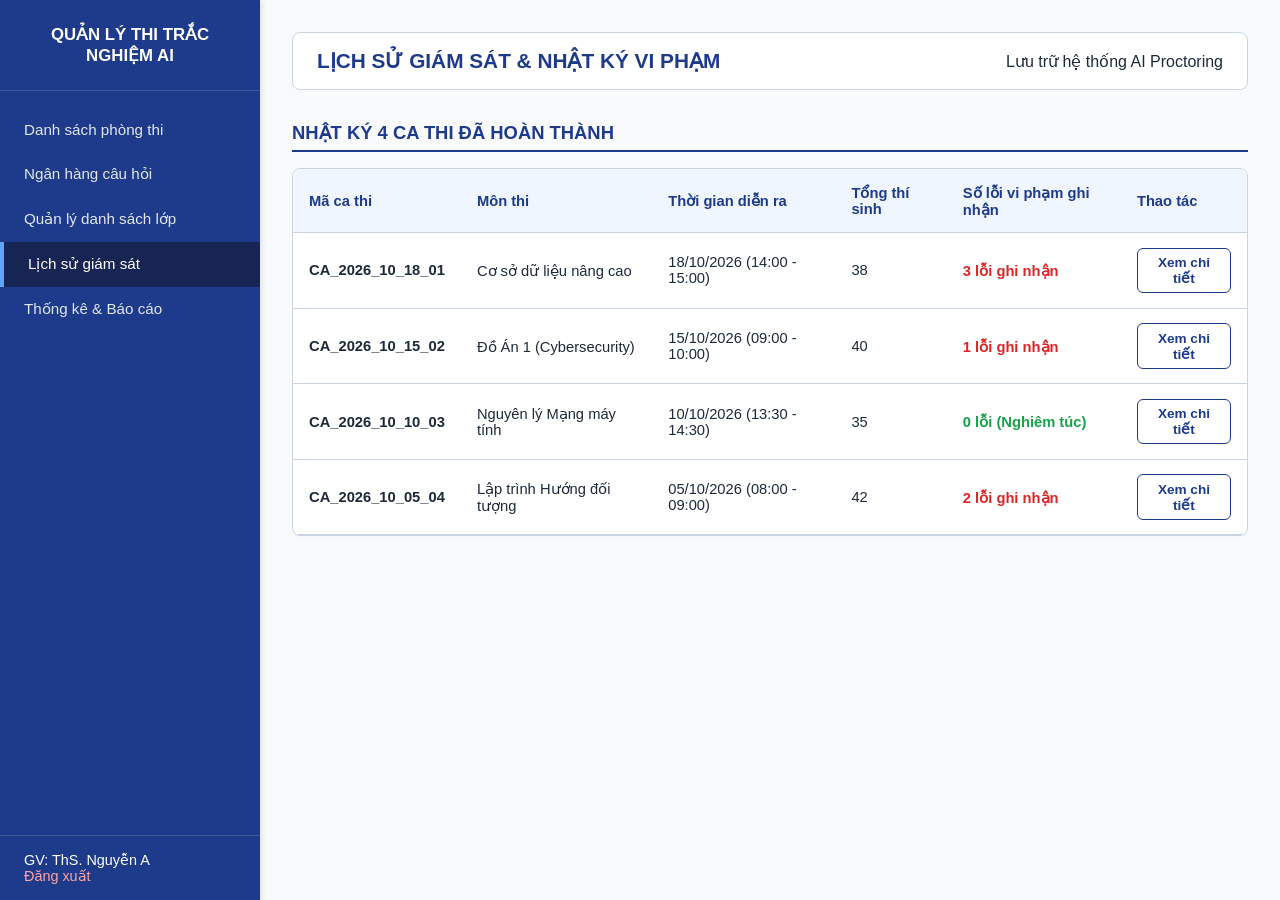
<file: teacher-history.html>
<!DOCTYPE html>
<html lang="vi">
<head>
    <meta charset="UTF-8">
    <meta name="viewport" content="width=device-width, initial-scale=1.0">
    <title>Lịch sử Giám sát & Nhật ký Vi phạm - Giảng viên</title>
    <style>
        :root {
            --primary-blue: #1E3A8A;
            --primary-hover: #172554;
            --light-blue: #EFF6FF;
            --bg-white: #FFFFFF;
            --bg-gray: #F8FAFC;
            --text-dark: #1E293B;
            --border-color: #CBD5E1;
            --danger-red: #DC2626;
            --success-green: #16A34A;
        }

        * { box-sizing: border-box; margin: 0; padding: 0; font-family: 'Segoe UI', Tahoma, Geneva, Verdana, sans-serif; }
        body { background-color: var(--bg-gray); color: var(--text-dark); display: flex; min-height: 100vh; }

        .sidebar { width: 260px; background-color: var(--primary-blue); color: var(--bg-white); display: flex; flex-direction: column; position: fixed; top: 0; bottom: 0; left: 0; box-shadow: 2px 0 5px rgba(0,0,0,0.1); }
        .sidebar-brand { padding: 1.5rem 1rem; font-size: 1.05rem; font-weight: bold; border-bottom: 1px solid rgba(255,255,255,0.15); text-align: center; }
        .sidebar-menu { list-style: none; padding: 1rem 0; flex-grow: 1; }
        .sidebar-menu li a { display: block; padding: 0.85rem 1.5rem; color: #E2E8F0; text-decoration: none; font-size: 0.95rem; transition: 0.2s; }
        .sidebar-menu li a:hover, .sidebar-menu li.active a { background-color: var(--primary-hover); color: var(--bg-white); border-left: 4px solid #60A5FA; }
        .sidebar-footer { padding: 1rem 1.5rem; border-top: 1px solid rgba(255,255,255,0.15); font-size: 0.9rem; }
        .sidebar-footer a { color: #FCA5A5; text-decoration: none; }

        .main-content { margin-left: 260px; flex-grow: 1; padding: 2rem; }
        .header-top { display: flex; justify-content: space-between; align-items: center; margin-bottom: 2rem; background: var(--bg-white); padding: 1rem 1.5rem; border-radius: 8px; border: 1px solid var(--border-color); }
        .header-top h2 { color: var(--primary-blue); font-size: 1.3rem; }
        .section-title { font-size: 1.15rem; color: var(--primary-blue); margin-bottom: 1rem; font-weight: bold; border-bottom: 2px solid var(--primary-blue); padding-bottom: 0.4rem; }

        .table-container { background: var(--bg-white); border: 1px solid var(--border-color); border-radius: 8px; overflow: hidden; box-shadow: 0 1px 3px rgba(0,0,0,0.02); }
        table { width: 100%; border-collapse: collapse; text-align: left; font-size: 0.92rem; }
        th, td { padding: 0.9rem 1rem; border-bottom: 1px solid var(--border-color); }
        th { background-color: var(--light-blue); color: var(--primary-blue); font-weight: 700; }
        tr:hover { background-color: #F8FAFC; }

        .btn { padding: 0.4rem 0.8rem; border: none; border-radius: 6px; font-weight: 600; cursor: pointer; font-size: 0.85rem; text-decoration: none; display: inline-block; }
        .btn-outline { background: var(--bg-white); color: var(--primary-blue); border: 1px solid var(--primary-blue); }
        .btn-outline:hover { background: var(--light-blue); }
        .btn-primary { background-color: var(--primary-blue); color: white; }

        /* Modal Styles */
        .modal-overlay { display: none; position: fixed; top: 0; left: 0; width: 100%; height: 100%; background: rgba(0,0,0,0.5); justify-content: center; align-items: center; z-index: 1000; }
        .modal-box { background: white; width: 700px; max-width: 90%; border-radius: 8px; overflow: hidden; box-shadow: 0 4px 12px rgba(0,0,0,0.15); animation: fadeIn 0.2s ease-in-out; }
        .modal-header { background: var(--primary-blue); color: white; padding: 1rem 1.5rem; display: flex; justify-content: space-between; align-items: center; font-weight: bold; }
        .modal-body { padding: 1.5rem; max-height: 400px; overflow-y: auto; }
        .modal-footer { padding: 1rem 1.5rem; background: #F1F5F9; text-align: right; border-top: 1px solid var(--border-color); }
        .close-btn { background: none; border: none; color: white; font-size: 1.2rem; cursor: pointer; }
        
        .violation-box { background: #FEF2F2; border: 1px solid #FCA5A5; padding: 0.75rem; border-radius: 6px; margin-bottom: 0.75rem; font-size: 0.9rem; }
    </style>
</head>
<body>
    <aside class="sidebar">
        <div class="sidebar-brand">QUẢN LÝ THI TRẮC NGHIỆM AI</div>
        <ul class="sidebar-menu">
            <li><a href="teacher-dashboard.html">Danh sách phòng thi</a></li>
            <li><a href="teacher-questions.html">Ngân hàng câu hỏi</a></li>
            <li><a href="teacher-classes.html">Quản lý danh sách lớp</a></li>
            <li class="active"><a href="teacher-history.html">Lịch sử giám sát</a></li>
            <li><a href="teacher-reports.html">Thống kê & Báo cáo</a></li>
        </ul>
        <div class="sidebar-footer">
            <span>GV: ThS. Nguyễn A</span><br><a href="index.html">Đăng xuất</a>
        </div>
    </aside>

    <main class="main-content">
        <div class="header-top">
            <h2>LỊCH SỬ GIÁM SÁT & NHẬT KÝ VI PHẠM</h2>
            <span>Lưu trữ hệ thống AI Proctoring</span>
        </div>

        <div class="section-title">NHẬT KÝ 4 CA THI ĐÃ HOÀN THÀNH</div>

        <div class="table-container">
            <table>
                <thead>
                    <tr>
                        <th>Mã ca thi</th>
                        <th>Môn thi</th>
                        <th>Thời gian diễn ra</th>
                        <th>Tổng thí sinh</th>
                        <th>Số lỗi vi phạm ghi nhận</th>
                        <th>Thao tác</th>
                    </tr>
                </thead>
                <tbody>
                    <tr>
                        <td><strong>CA_2026_10_18_01</strong></td>
                        <td>Cơ sở dữ liệu nâng cao</td>
                        <td>18/10/2026 (14:00 - 15:00)</td>
                        <td>38</td>
                        <td><span style="color: var(--danger-red); font-weight: 600;">3 lỗi ghi nhận</span></td>
                        <td><button class="btn btn-outline" onclick="openModal('CA_2026_10_18_01', 'Cơ sở dữ liệu nâng cao', '3')">Xem chi tiết</button></td>
                    </tr>
                    <tr>
                        <td><strong>CA_2026_10_15_02</strong></td>
                        <td>Đồ Án 1 (Cybersecurity)</td>
                        <td>15/10/2026 (09:00 - 10:00)</td>
                        <td>40</td>
                        <td><span style="color: var(--danger-red); font-weight: 600;">1 lỗi ghi nhận</span></td>
                        <td><button class="btn btn-outline" onclick="openModal('CA_2026_10_15_02', 'Đồ Án 1 (Cybersecurity)', '1')">Xem chi tiết</button></td>
                    </tr>
                    <tr>
                        <td><strong>CA_2026_10_10_03</strong></td>
                        <td>Nguyên lý Mạng máy tính</td>
                        <td>10/10/2026 (13:30 - 14:30)</td>
                        <td>35</td>
                        <td><span style="color: var(--success-green); font-weight: 600;">0 lỗi (Nghiêm túc)</span></td>
                        <td><button class="btn btn-outline" onclick="openModal('CA_2026_10_10_03', 'Nguyên lý Mạng máy tính', '0')">Xem chi tiết</button></td>
                    </tr>
                    <tr>
                        <td><strong>CA_2026_10_05_04</strong></td>
                        <td>Lập trình Hướng đối tượng</td>
                        <td>05/10/2026 (08:00 - 09:00)</td>
                        <td>42</td>
                        <td><span style="color: var(--danger-red); font-weight: 600;">2 lỗi ghi nhận</span></td>
                        <td><button class="btn btn-outline" onclick="openModal('CA_2026_10_05_04', 'Lập trình Hướng đối tượng', '2')">Xem chi tiết</button></td>
                    </tr>
                </tbody>
            </table>
        </div>
    </main>

    <!-- Modal Chi Tiết Vi Phạm -->
    <div class="modal-overlay" id="detailModal">
        <div class="modal-box">
            <div class="modal-header">
                <span id="modalTitle">Chi tiết ca thi</span>
                <button class="close-btn" onclick="closeModal()">×</button>
            </div>
            <div class="modal-body" id="modalContent">
                <!-- Nội dung log vi phạm sẽ đổ vào đây -->
            </div>
            <div class="modal-footer">
                <button class="btn btn-primary" onclick="closeModal()">Đóng</button>
            </div>
        </div>
    </div>

    <script>
        function openModal(caThi, monThi, soLoi) {
            document.getElementById('detailModal').style.display = 'flex';
            document.getElementById('modalTitle').innerText = 'Nhật ký vi phạm - ' + caThi + ' (' + monThi + ')';
            
            let htmlContent = `<p style="margin-bottom: 1rem;"><strong>Trạng thái AI Proctoring:</strong> Đã quét toàn bộ phiên thi. Tổng số lỗi phát hiện: <span style="color: var(--danger-red); font-weight: bold;">${soLoi} lỗi</span>.</p>`;
            
            if(soLoi === '3') {
                htmlContent += `
                    <div class="violation-box">
                        <strong>[14:15:20] - MSV: B24DCCN012 - Nguyễn Văn Hoàng</strong><br>
                        ⚠️ AI phát hiện: Quay mặt đi hướng khác quá 10 giây. (Đã cảnh báo tự động lần 1).
                    </div>
                    <div class="violation-box">
                        <strong>[14:32:05] - MSV: B24DCCN025 - Trần Thị Mai</strong><br>
                        ⚠️ AI phát hiện: Rời khỏi khung hình webcam. (Giảng viên đã nhắc nhở trực tiếp).
                    </div>
                    <div class="violation-box">
                        <strong>[14:45:10] - MSV: B24DCCN031 - Lê Văn Nam</strong><br>
                        🚨 AI phát hiện: Xuất hiện khuôn mặt thứ hai trong khung hình. (Đã lập biên bản).
                    </div>
                `;
            } else if(soLoi === '1') {
                htmlContent += `
                    <div class="violation-box">
                        <strong>[09:20:15] - MSV: B24DCCN008 - Phạm Minh Quân</strong><br>
                        ⚠️ AI phát hiện: Quay mặt đi hướng khác quá 5 giây. (Hệ thống đã ghi log).
                    </div>
                `;
            } else if(soLoi === '2') {
                htmlContent += `
                    <div class="violation-box">
                        <strong>[08:15:40] - MSV: B24DCCN019 - Vũ Thị Lan</strong><br>
                        ⚠️ AI phát hiện: Mất kết nối camera tạm thời / Che khuất ống kính.
                    </div>
                    <div class="violation-box">
                        <strong>[08:50:12] - MSV: B24DCCN040 - Hoàng Quốc Việt</strong><br>
                        ⚠️ AI phát hiện: Sử dụng thiết bị điện thoại gần khu vực làm bài.
                    </div>
                `;
            } else {
                htmlContent += `<p style="color: var(--success-green); font-weight: bold; text-align: center; padding: 2rem;">🎉 Ca thi diễn ra hoàn toàn nghiêm túc. Không ghi nhận lỗi vi phạm nào!</p>`;
            }

            document.getElementById('modalContent').innerHTML = htmlContent;
        }

        function closeModal() {
            document.getElementById('detailModal').style.display = 'none';
        }
    </script>
</body>
</html>
</file>
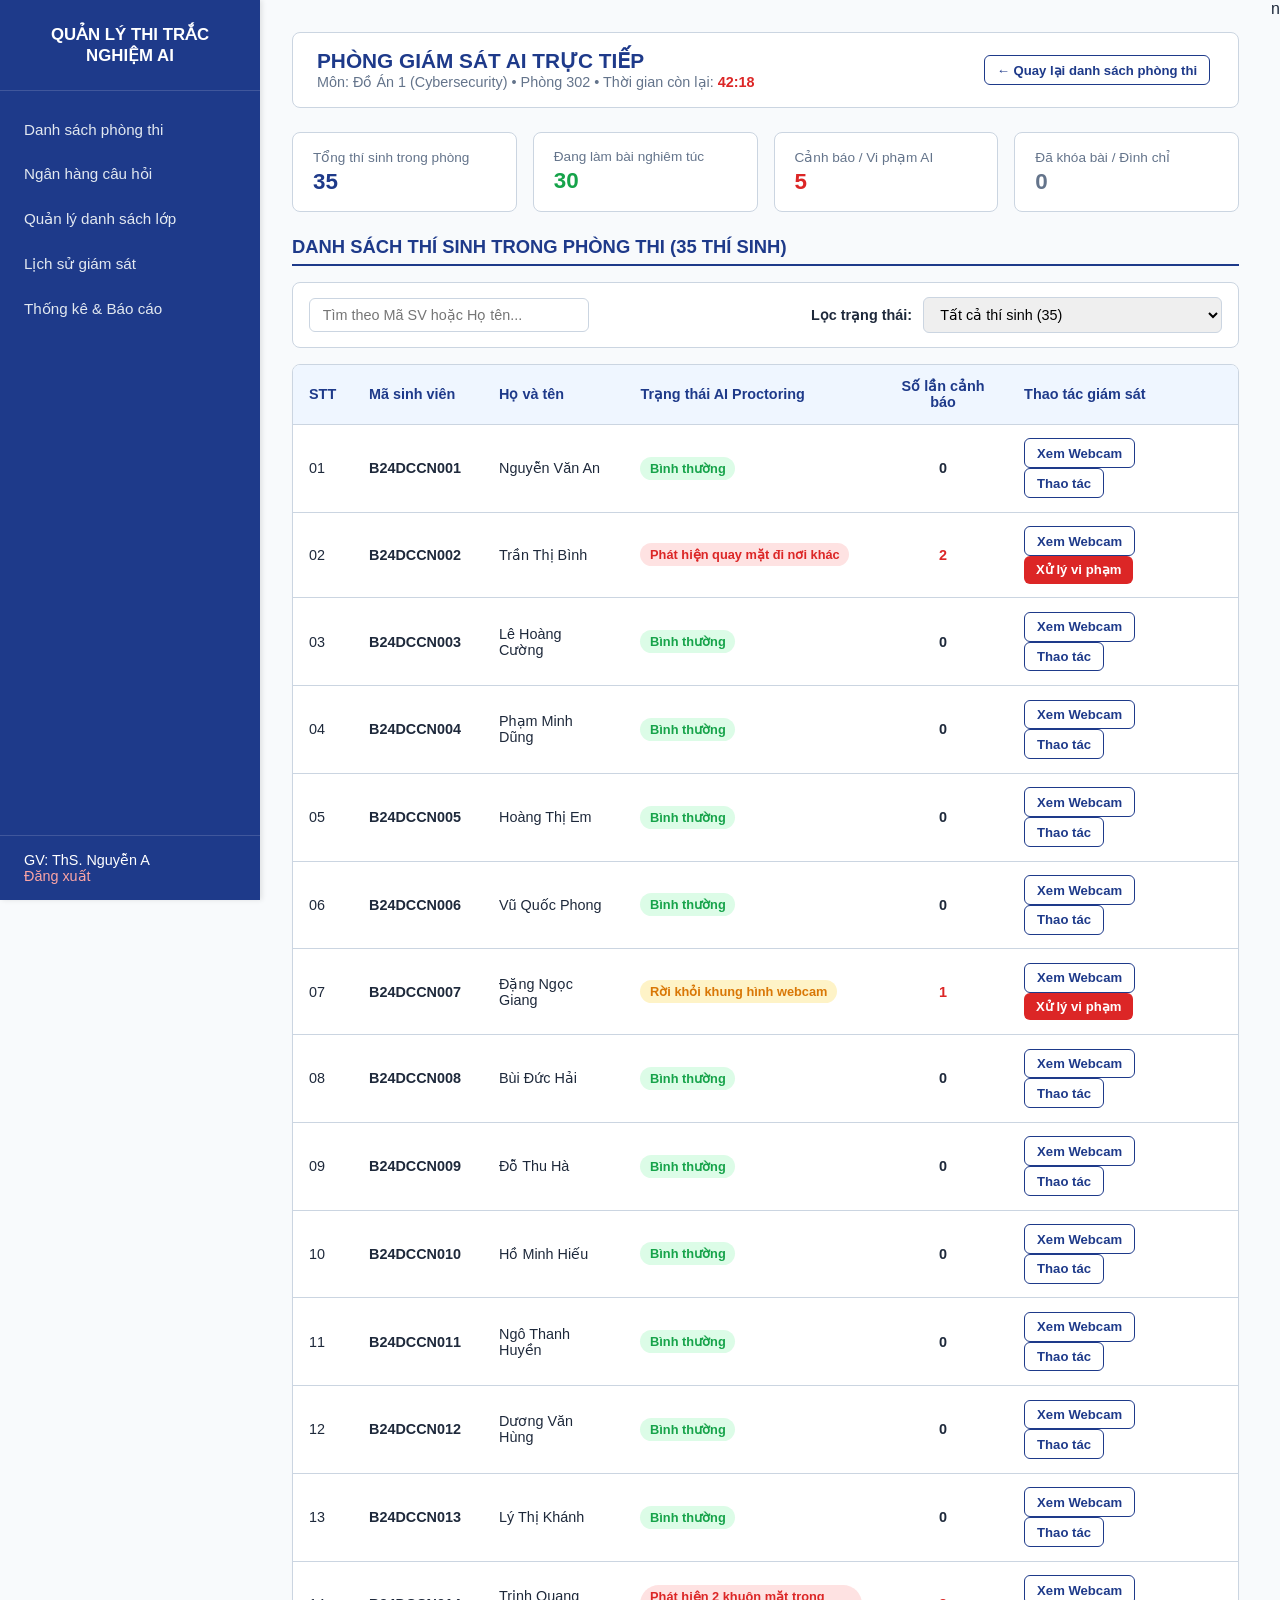
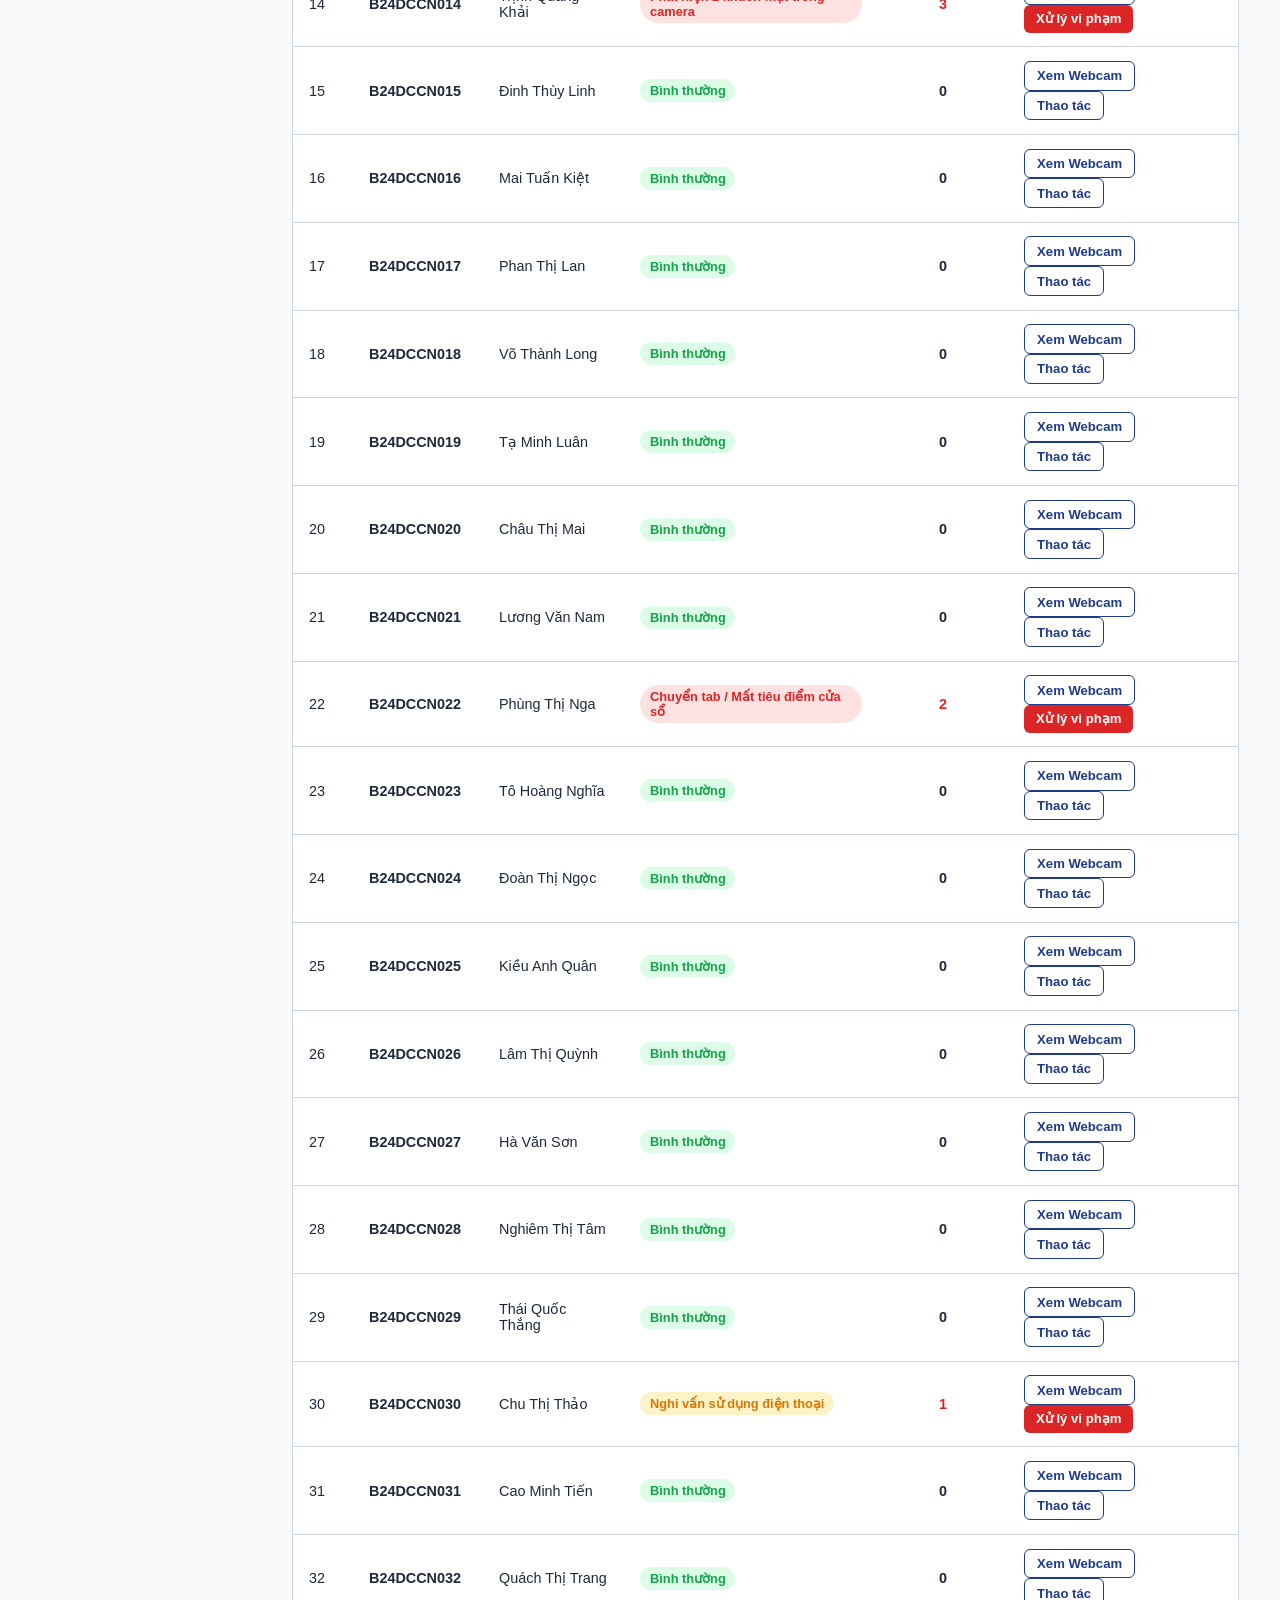
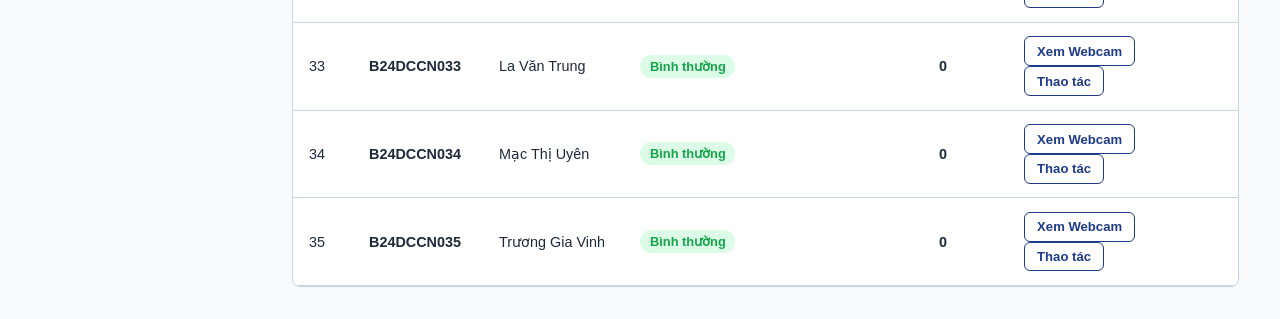
<file: teacher-monitor.html>
<!DOCTYPE html>
<html lang="vi">
<head>
    <meta charset="UTF-8">
    <meta name="viewport" content="width=device-width, initial-scale=1.0">
    <title>Phòng Giám Sát AI Trực Tiếp - Giảng viên</title>
    <style>
        :root {
            --primary-blue: #1E3A8A;
            --primary-hover: #172554;
            --light-blue: #EFF6FF;
            --bg-white: #FFFFFF;
            --bg-gray: #F8FAFC;
            --text-dark: #1E293B;
            --text-muted: #64748B;
            --border-color: #CBD5E1;
            --danger-red: #DC2626;
            --warning-amber: #D97706;
            --success-green: #16A34A;
        }

        * { box-sizing: border-box; margin: 0; padding: 0; font-family: 'Segoe UI', Tahoma, Geneva, Verdana, sans-serif; }
        body { background-color: var(--bg-gray); color: var(--text-dark); display: flex; min-height: 100vh; }

        .sidebar { width: 260px; background-color: var(--primary-blue); color: var(--bg-white); display: flex; flex-direction: column; position: fixed; top: 0; bottom: 0; left: 0; box-shadow: 2px 0 5px rgba(0,0,0,0.1); z-index: 10; }
        .sidebar-brand { padding: 1.5rem 1rem; font-size: 1.05rem; font-weight: bold; border-bottom: 1px solid rgba(255,255,255,0.15); text-align: center; }
        .sidebar-menu { list-style: none; padding: 1rem 0; flex-grow: 1; }
        .sidebar-menu li a { display: block; padding: 0.85rem 1.5rem; color: #E2E8F0; text-decoration: none; font-size: 0.95rem; transition: 0.2s; }
        .sidebar-menu li a:hover, .sidebar-menu li.active a { background-color: var(--primary-hover); color: var(--bg-white); border-left: 4px solid #60A5FA; }
        .sidebar-footer { padding: 1rem 1.5rem; border-top: 1px solid rgba(255,255,255,0.15); font-size: 0.9rem; }
        .sidebar-footer a { color: #FCA5A5; text-decoration: none; }

        .main-content { margin-left: 260px; flex-grow: 1; padding: 2rem; }
        .header-top { display: flex; justify-content: space-between; align-items: center; margin-bottom: 1.5rem; background: var(--bg-white); padding: 1rem 1.5rem; border-radius: 8px; border: 1px solid var(--border-color); }
        .header-top h2 { color: var(--primary-blue); font-size: 1.3rem; }

        /* Stats & Filter Bar */
        .stats-grid { display: grid; grid-template-columns: repeat(4, 1fr); gap: 1rem; margin-bottom: 1.5rem; }
        .stat-card { background: var(--bg-white); padding: 1rem 1.25rem; border-radius: 8px; border: 1px solid var(--border-color); }
        .stat-card span { font-size: 0.85rem; color: var(--text-muted); display: block; margin-bottom: 0.25rem; }
        .stat-card strong { font-size: 1.4rem; color: var(--primary-blue); }

        .filter-bar { display: flex; justify-content: space-between; align-items: center; gap: 1rem; margin-bottom: 1rem; background: var(--bg-white); padding: 0.85rem 1rem; border-radius: 8px; border: 1px solid var(--border-color); }
        .filter-bar input, .filter-bar select { padding: 0.5rem 0.8rem; border: 1px solid var(--border-color); border-radius: 6px; font-size: 0.9rem; }
        .filter-bar input { width: 280px; }

        .section-title { font-size: 1.15rem; color: var(--primary-blue); margin-bottom: 1rem; font-weight: bold; border-bottom: 2px solid var(--primary-blue); padding-bottom: 0.4rem; }

        .table-container { background: var(--bg-white); border: 1px solid var(--border-color); border-radius: 8px; overflow: hidden; box-shadow: 0 1px 3px rgba(0,0,0,0.02); }
        table { width: 100%; border-collapse: collapse; text-align: left; font-size: 0.9rem; }
        th, td { padding: 0.85rem 1rem; border-bottom: 1px solid var(--border-color); }
        th { background-color: var(--light-blue); color: var(--primary-blue); font-weight: 700; }
        tr:hover { background-color: #F8FAFC; }

        .badge { padding: 0.25rem 0.6rem; border-radius: 999px; font-size: 0.8rem; font-weight: 600; display: inline-block; }
        .badge-ok { background: #DCFCE7; color: var(--success-green); }
        .badge-warn { background: #FEF3C7; color: var(--warning-amber); }
        .badge-danger { background: #FEE2E2; color: var(--danger-red); }
        .badge-locked { background: #E2E8F0; color: #334155; }

        .btn { padding: 0.4rem 0.75rem; border: none; border-radius: 6px; font-weight: 600; cursor: pointer; font-size: 0.82rem; text-decoration: none; display: inline-block; transition: 0.2s; margin-right: 4px; }
        .btn-primary { background-color: var(--primary-blue); color: #FFF; }
        .btn-primary:hover { background-color: var(--primary-hover); }
        .btn-danger { background-color: var(--danger-red); color: #FFF; }
        .btn-danger:hover { background-color: #B91C1C; }
        .btn-warning { background-color: var(--warning-amber); color: #FFF; }
        .btn-outline { background: var(--bg-white); color: var(--primary-blue); border: 1px solid var(--primary-blue); }
        .btn-outline:hover { background: var(--light-blue); }

        /* Modal Styles */
        .modal-overlay { display: none; position: fixed; top: 0; left: 0; width: 100%; height: 100%; background: rgba(15, 23, 42, 0.6); justify-content: center; align-items: center; z-index: 1000; }
        .modal-box { background: white; width: 680px; max-width: 92%; border-radius: 10px; overflow: hidden; box-shadow: 0 10px 25px rgba(0,0,0,0.2); }
        .modal-header { background: var(--primary-blue); color: white; padding: 1rem 1.5rem; display: flex; justify-content: space-between; align-items: center; font-weight: bold; }
        .modal-body { padding: 1.5rem; }
        .modal-footer { padding: 0.9rem 1.5rem; background: #F1F5F9; text-align: right; border-top: 1px solid var(--border-color); }
        .close-btn { background: none; border: none; color: white; font-size: 1.4rem; cursor: pointer; }

        /* Simulated Webcam Feed */
        .webcam-screen { background: #0F172A; height: 260px; border-radius: 8px; position: relative; display: flex; flex-direction: column; justify-content: center; align-items: center; color: #94A3B8; margin-bottom: 1rem; border: 2px solid #334155; overflow: hidden; }
        .ai-bounding-box { width: 140px; height: 170px; border: 2px dashed #22C55E; border-radius: 12px; display: flex; align-items: flex-end; justify-content: center; padding-bottom: 6px; color: #22C55E; font-size: 0.75rem; font-weight: bold; }
        .ai-bounding-box.alert { border-color: #EF4444; color: #EF4444; }
        .live-dot { position: absolute; top: 12px; left: 15px; background: rgba(220, 38, 38, 0.9); color: white; padding: 2px 8px; border-radius: 4px; font-size: 0.75rem; font-weight: bold; }
        .ai-hud { position: absolute; bottom: 10px; left: 15px; right: 15px; display: flex; justify-content: space-between; font-size: 0.8rem; color: #E2E8F0; background: rgba(0,0,0,0.55); padding: 6px 10px; border-radius: 4px; }

        .action-group { display: flex; flex-direction: column; gap: 0.75rem; margin-top: 1rem; }
        .action-card { border: 1px solid var(--border-color); padding: 0.9rem; border-radius: 6px; display: flex; justify-content: space-between; align-items: center; }
    </style>
</head>
<body>
    <aside class="sidebar">
        <div class="sidebar-brand">QUẢN LÝ THI TRẮC NGHIỆM AI</div>
        <ul class="sidebar-menu">
            <li><a href="teacher-dashboard.html">Danh sách phòng thi</a></li>
            <li><a href="teacher-questions.html">Ngân hàng câu hỏi</a></li>
            <li><a href="teacher-classes.html">Quản lý danh sách lớp</a></li>
            <li><a href="teacher-history.html">Lịch sử giám sát</a></li>
            <li><a href="teacher-reports.html">Thống kê & Báo cáo</a></li>
        </ul>
        <div class="sidebar-footer">
            <span>GV: ThS. Nguyễn A</span><br><a href="index.html">Đăng xuất</a>
        </div>
    </aside>

    <main class="main-content">
        <div class="header-top">
            <div>
                <h2>PHÒNG GIÁM SÁT AI TRỰC TIẾP</h2>
                <span style="font-size: 0.9rem; color: var(--text-muted);">Môn: Đồ Án 1 (Cybersecurity) • Phòng 302 • Thời gian còn lại: <strong style="color: var(--danger-red);">42:18</strong></span>
            </div>
            <a href="teacher-dashboard.html" class="btn btn-outline">← Quay lại danh sách phòng thi</a>
        </div>

        <div class="stats-grid">
            <div class="stat-card"><span>Tổng thí sinh trong phòng</span><strong id="statTotal">35</strong></div>
            <div class="stat-card"><span>Đang làm bài nghiêm túc</span><strong style="color: var(--success-green);" id="statNormal">30</strong></div>
            <div class="stat-card"><span>Cảnh báo / Vi phạm AI</span><strong style="color: var(--danger-red);" id="statViolations">5</strong></div>
            <div class="stat-card"><span>Đã khóa bài / Đình chỉ</span><strong style="color: var(--text-muted);" id="statLocked">0</strong></div>
        </div>

        <div class="section-title">DANH SÁCH THÍ SINH TRONG PHÒNG THI (35 THÍ SINH)</div>

        <div class="filter-bar">
            <input type="text" id="searchInput" onkeyup="renderTable()" placeholder="Tìm theo Mã SV hoặc Họ tên...">
            <div>
                <label style="font-size: 0.9rem; margin-right: 6px; font-weight: 600;">Lọc trạng thái:</label>
                <select id="statusFilter" onchange="renderTable()">
                    <option value="ALL">Tất cả thí sinh (35)</option>
                    <option value="VIOLATION">Chỉ hiện thí sinh có cảnh báo / vi phạm</option>
                    <option value="NORMAL">Thí sinh bình thường</option>
                </select>
            </div>
        </div>

        <div class="table-container">
            <table>
                <thead>
                    <tr>
                        <th style="width: 60px;">STT</th>
                        <th style="width: 130px;">Mã sinh viên</th>
                        <th>Họ và tên</th>
                        <th>Trạng thái AI Proctoring</th>
                        <th style="width: 130px; text-align: center;">Số lần cảnh báo</th>
                        <th style="width: 230px;">Thao tác giám sát</th>
                    </tr>
                </thead>
                <tbody id="studentTableBody">
                    <!-- Dữ liệu 35 sinh viên được render tự động bằng JS -->
                </tbody>
            </table>
        </div>
    </main>

    <!-- Modal Xem Webcam AI -->
    <div class="modal-overlay" id="webcamModal">
        <div class="modal-box">
            <div class="modal-header">
                <span id="webcamTitle">Luồng Giám Sát Webcam AI</span>
                <button class="close-btn" onclick="closeModal('webcamModal')">×</button>
            </div>
            <div class="modal-body">
                <div class="webcam-screen">
                    <span class="live-dot">● LIVE AI STREAM</span>
                    <div class="ai-bounding-box" id="aiBox">FACE DETECTED: 98%</div>
                    <div class="ai-hud">
                        <span id="hudGaze">Ánh nhìn: Trung tâm màn hình</span>
                        <span id="hudFaces">Số khuôn mặt: 1</span>
                        <span id="hudTab">Trạng thái tab: Đang focus</span>
                    </div>
                </div>
                <div style="background: var(--light-blue); padding: 0.85rem; border-radius: 6px; font-size: 0.9rem;">
                    <strong>Nhật ký hành vi gần nhất:</strong>
                    <p id="webcamLog" style="margin-top: 4px; color: var(--text-dark);"></p>
                </div>
            </div>
            <div class="modal-footer">
                <button class="btn btn-warning" id="btnQuickWarnFromCam">Gửi nhắc nhở nhanh</button>
                <button class="btn btn-primary" onclick="closeModal('webcamModal')">Đóng cửa sổ</button>
            </div>
        </div>
    </div>

    <!-- Modal Xử Lý Vi Phạm -->
    <div class="modal-overlay" id="actionModal">
        <div class="modal-box">
            <div class="modal-header" style="background: var(--danger-red);">
                <span id="actionTitle">Xử Lý Vi Phạm Quy Chế Thi</span>
                <button class="close-btn" onclick="closeModal('actionModal')">×</button>
            </div>
            <div class="modal-body">
                <p id="actionDesc" style="margin-bottom: 1rem; font-size: 0.95rem;"></p>
                <div class="action-group">
                    <div class="action-card">
                        <div>
                            <strong>1. Gửi cảnh báo nhắc nhở lên màn hình thi</strong>
                            <p style="font-size: 0.83rem; color: var(--text-muted);">Hiển thị thông báo yêu cầu thí sinh tập trung, cộng thêm 1 lần cảnh báo.</p>
                        </div>
                        <button class="btn btn-warning" onclick="executeAction('WARN')">Gửi cảnh báo</button>
                    </div>
                    <div class="action-card">
                        <div>
                            <strong>2. Tạm khóa bài làm để kiểm tra</strong>
                            <p style="font-size: 0.83rem; color: var(--text-muted);">Đóng băng giao diện làm bài của thí sinh trong lúc giảng viên xác minh.</p>
                        </div>
                        <button class="btn btn-primary" onclick="executeAction('LOCK')">Tạm khóa bài</button>
                    </div>
                    <div class="action-card" style="border-color: #FCA5A5; background: #FEF2F2;">
                        <div>
                            <strong style="color: var(--danger-red);">3. Đình chỉ thi & Thu bài bắt buộc</strong>
                            <p style="font-size: 0.83rem; color: var(--text-muted);">Lập biên bản vi phạm nghiêm trọng và kết thúc bài thi ngay lập tức.</p>
                        </div>
                        <button class="btn btn-danger" onclick="executeAction('SUSPEND')">Đình chỉ thi</button>
                    </div>
                </div>
            </div>
            <div class="modal-footer">
                <button class="btn btn-outline" onclick="closeModal('actionModal')">Hủy bỏ</button>
            </div>
        </div>
    </div>

    <script>
        const studentNames = [
            "Nguyễn Văn An", "Trần Thị Bình", "Lê Hoàng Cường", "Phạm Minh Dũng", "Hoàng Thị Em",
            "Vũ Quốc Phong", "Đặng Ngọc Giang", "Bùi Đức Hải", "Đỗ Thu Hà", "Hồ Minh Hiếu",
            "Ngô Thanh Huyền", "Dương Văn Hùng", "Lý Thị Khánh", "Trịnh Quang Khải", "Đinh Thùy Linh",
            "Mai Tuấn Kiệt", "Phan Thị Lan", "Võ Thành Long", "Tạ Minh Luân", "Châu Thị Mai",
            "Lương Văn Nam", "Phùng Thị Nga", "Tô Hoàng Nghĩa", "Đoàn Thị Ngọc", "Kiều Anh Quân",
            "Lâm Thị Quỳnh", "Hà Văn Sơn", "Nghiêm Thị Tâm", "Thái Quốc Thắng", "Chu Thị Thảo",
            "Cao Minh Tiến", "Quách Thị Trang", "La Văn Trung", "Mạc Thị Uyên", "Trương Gia Vinh"
        ];

        let students = studentNames.map((name, index) => {
            const num = String(index + 1).padStart(3, '0');
            let statusType = "NORMAL";
            let statusText = "Bình thường";
            let warnings = 0;
            let log = "Thí sinh tập trung nhìn màn hình, không phát hiện bất thường.";

            if (index === 1) {
                statusType = "VIOLATION";
                statusText = "Phát hiện quay mặt đi nơi khác";
                warnings = 2;
                log = "[16:22:10] AI phát hiện góc nghiêng đầu > 45 độ trong 12 giây.";
            } else if (index === 6) {
                statusType = "VIOLATION";
                statusText = "Rời khỏi khung hình webcam";
                warnings = 1;
                log = "[16:25:44] Không nhận diện được khuôn mặt trong khung hình suốt 8 giây.";
            } else if (index === 13) {
                statusType = "VIOLATION";
                statusText = "Phát hiện 2 khuôn mặt trong camera";
                warnings = 3;
                log = "[16:27:02] Cảnh báo đỏ: Xuất hiện thêm người thứ hai phía sau thí sinh.";
            } else if (index === 21) {
                statusType = "VIOLATION";
                statusText = "Chuyển tab / Mất tiêu điểm cửa sổ";
                warnings = 2;
                log = "[16:28:15] Thí sinh rời khỏi trình duyệt thi sang cửa sổ khác 2 lần.";
            } else if (index === 29) {
                statusType = "VIOLATION";
                statusText = "Nghi vấn sử dụng điện thoại";
                warnings = 1;
                log = "[16:29:01] Ánh nhìn hướng xuống dưới bàn liên tục bất thường.";
            }

            return {
                stt: String(index + 1).padStart(2, '0'),
                id: `B24DCCN${num}`,
                name: name,
                statusType: statusType,
                statusText: statusText,
                warnings: warnings,
                log: log
            };
        });

        let selectedStudentIndex = null;

        function updateStats() {
            const total = students.length;
            const locked = students.filter(s => s.statusType === "LOCKED").length;
            const violations = students.filter(s => s.statusType === "VIOLATION").length;
            const normal = total - locked - violations;

            document.getElementById('statTotal').innerText = total;
            document.getElementById('statNormal').innerText = normal;
            document.getElementById('statViolations').innerText = violations;
            document.getElementById('statLocked').innerText = locked;
        }

        function renderTable() {
            const searchInput = document.getElementById('searchInput');
            const statusFilter = document.getElementById('statusFilter');
            const tbody = document.getElementById('studentTableBody');
            
            if (!tbody) return;
            tbody.innerHTML = "";

            const keyword = searchInput ? searchInput.value.toLowerCase() : "";
            const filter = statusFilter ? statusFilter.value : "ALL";

            students.forEach((st, idx) => {
                const matchSearch = st.id.toLowerCase().includes(keyword) || st.name.toLowerCase().includes(keyword);
                const matchFilter = (filter === "ALL") ||
                                    (filter === "VIOLATION" && (st.statusType === "VIOLATION" || st.statusType === "LOCKED")) ||
                                    (filter === "NORMAL" && st.statusType === "NORMAL");

                if (matchSearch && matchFilter) {
                    let badgeClass = "badge-ok";
                    if (st.statusType === "VIOLATION") badgeClass = st.warnings >= 2 ? "badge-danger" : "badge-warn";
                    if (st.statusType === "LOCKED") badgeClass = "badge-locked";

                    const actionBtnClass = st.statusType === "VIOLATION" ? "btn-danger" : "btn-outline";
                    const actionBtnLabel = st.statusType === "VIOLATION" ? "Xử lý vi phạm" : "Thao tác";

                    tbody.innerHTML += `
                        <tr>
                            <td>${st.stt}</td>
                            <td><strong>${st.id}</strong></td>
                            <td>${st.name}</td>
                            <td><span class="badge ${badgeClass}">${st.statusText}</span></td>
                            <td style="text-align: center; font-weight: bold; color: ${st.warnings > 0 ? 'var(--danger-red)' : 'inherit'}">${st.warnings}</td>
                            <td>
                                <button class="btn btn-outline" onclick="openWebcam(${idx})">Xem Webcam</button>
                                <button class="btn ${actionBtnClass}" onclick="openAction(${idx})">${actionBtnLabel}</button>
                            </td>
                        </tr>
                    `;
                }
            });
            updateStats();
        }

        function openWebcam(idx) {
            selectedStudentIndex = idx;
            const st = students[idx];
            document.getElementById('webcamTitle').innerText = `Camera AI: ${st.name} (${st.id})`;
            document.getElementById('webcamLog').innerText = st.log;

            const aiBox = document.getElementById('aiBox');
            if (st.statusType === "VIOLATION") {
                aiBox.classList.add('alert');
                aiBox.innerText = "ALERT: ANOMALY DETECTED";
                document.getElementById('hudGaze').innerText = "Ánh nhìn: Lệch khỏi màn hình";
                document.getElementById('hudFaces').innerText = st.statusText.includes("2 khuôn mặt") ? "Số khuôn mặt: 2 (Cảnh báo)" : "Số khuôn mặt: 1";
            } else {
                aiBox.classList.remove('alert');
                aiBox.innerText = "FACE DETECTED: 99.2%";
                document.getElementById('hudGaze').innerText = "Ánh nhìn: Trung tâm màn hình";
                document.getElementById('hudFaces').innerText = "Số khuôn mặt: 1";
            }

            document.getElementById('btnQuickWarnFromCam').onclick = function() {
                closeModal('webcamModal');
                openAction(idx);
            };

            document.getElementById('webcamModal').style.display = 'flex';
        }

        function openAction(idx) {
            selectedStudentIndex = idx;
            const st = students[idx];
            document.getElementById('actionTitle').innerText = `Xử Lý Giám Sát: ${st.name} (${st.id})`;
            document.getElementById('actionDesc').innerHTML = `Trạng thái hiện tại: <strong>${st.statusText}</strong> (Số lần cảnh báo: <strong>${st.warnings}</strong>). Chọn biện pháp xử lý dưới đây:`;
            document.getElementById('actionModal').style.display = 'flex';
        }

        function executeAction(type) {
            if (selectedStudentIndex === null) return;
            const st = students[selectedStudentIndex];

            if (type === 'WARN') {
                st.warnings += 1;
                st.statusType = "VIOLATION";
                st.statusText = "Đã gửi cảnh báo nhắc nhở từ GV";
                st.log = `[Vừa xong] Giảng viên đã gửi thông báo nhắc nhở trực tiếp lên màn hình thi.`;
                alert(`Đã gửi cảnh báo nhắc nhở tới thí sinh ${st.name} (${st.id})!`);
            } else if (type === 'LOCK') {
                st.statusType = "LOCKED";
                st.statusText = "Đang tạm khóa bài làm";
                st.log = `[Vừa xong] Giảng viên đã tạm khóa giao diện làm bài để xác minh.`;
                alert(`Đã tạm khóa bài thi của thí sinh ${st.name} (${st.id}).`);
            } else if (type === 'SUSPEND') {
                st.statusType = "LOCKED";
                st.statusText = "Đình chỉ thi (Đã thu bài)";
                st.log = `[Vừa xong] Đã lập biên bản đình chỉ thi và thu bài bắt buộc.`;
                alert(`Đã đình chỉ thi và thu bài của thí sinh ${st.name} (${st.id})!`);
            }

            closeModal('actionModal');
            renderTable();
        }

        function closeModal(modalId) {
            document.getElementById(modalId).style.display = 'none';
        }

        // Kích hoạt render bảng ngay khi tải trang xong
        window.onload = function() {
            renderTable();
        };
    </script>
</body>
</html>n
</file>
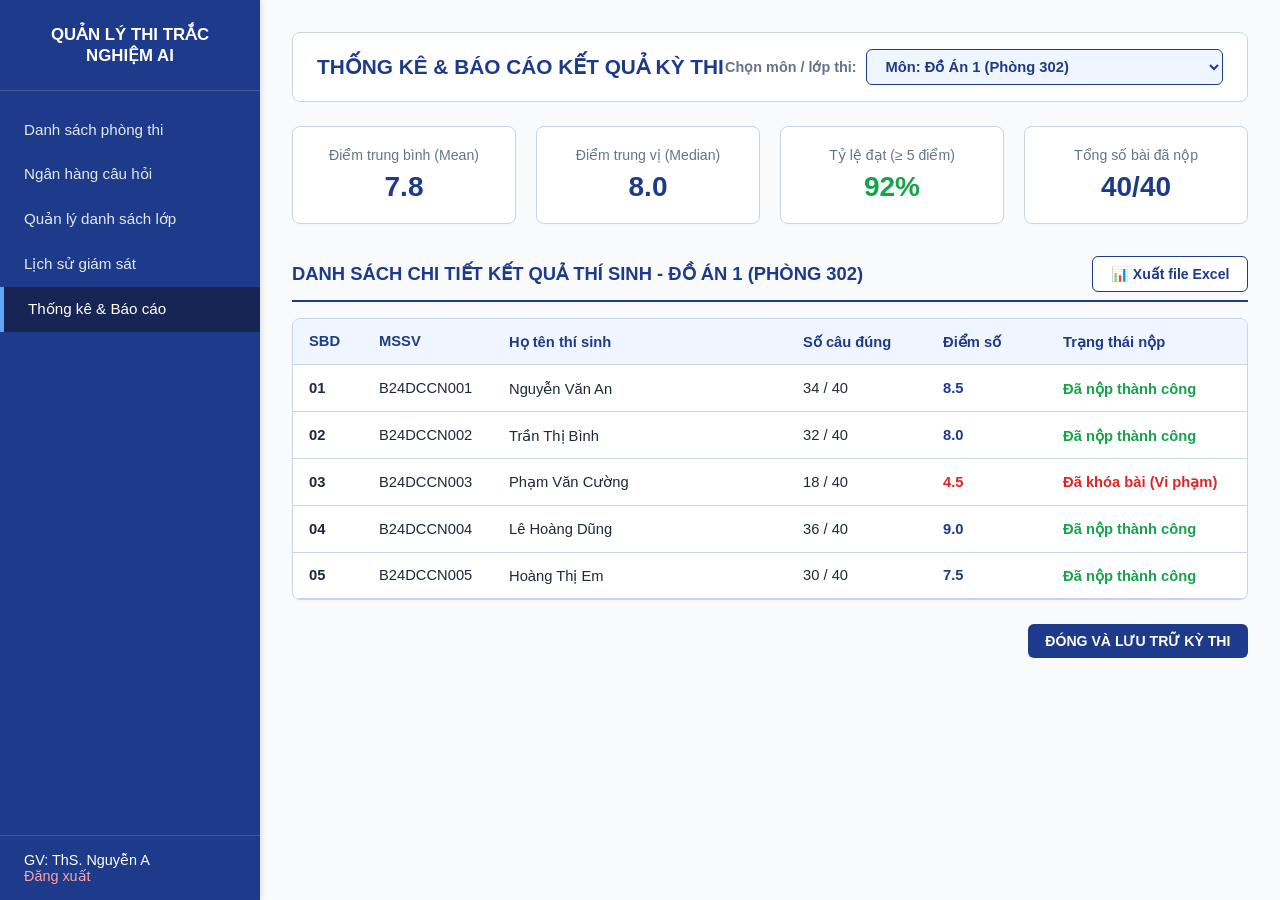
<file: teacher-reports.html>
<!DOCTYPE html>
<html lang="vi">
<head>
    <meta charset="UTF-8">
    <meta name="viewport" content="width=device-width, initial-scale=1.0">
    <title>Thống kê & Báo cáo kết quả - Giảng viên</title>
    <style>
        :root {
            --primary-blue: #1E3A8A;
            --primary-hover: #172554;
            --light-blue: #EFF6FF;
            --bg-white: #FFFFFF;
            --bg-gray: #F8FAFC;
            --text-dark: #1E293B;
            --text-muted: #64748B;
            --border-color: #CBD5E1;
            --danger-red: #DC2626;
            --success-green: #16A34A;
        }

        * { box-sizing: border-box; margin: 0; padding: 0; font-family: 'Segoe UI', Tahoma, Geneva, Verdana, sans-serif; }
        body { background-color: var(--bg-gray); color: var(--text-dark); display: flex; min-height: 100vh; }

        .sidebar { width: 260px; background-color: var(--primary-blue); color: var(--bg-white); display: flex; flex-direction: column; position: fixed; top: 0; bottom: 0; left: 0; box-shadow: 2px 0 5px rgba(0,0,0,0.1); z-index: 10; }
        .sidebar-brand { padding: 1.5rem 1rem; font-size: 1.05rem; font-weight: bold; border-bottom: 1px solid rgba(255,255,255,0.15); text-align: center; }
        .sidebar-menu { list-style: none; padding: 1rem 0; flex-grow: 1; }
        .sidebar-menu li a { display: block; padding: 0.85rem 1.5rem; color: #E2E8F0; text-decoration: none; font-size: 0.95rem; transition: 0.2s; }
        .sidebar-menu li a:hover, .sidebar-menu li.active a { background-color: var(--primary-hover); color: var(--bg-white); border-left: 4px solid #60A5FA; }
        .sidebar-footer { padding: 1rem 1.5rem; border-top: 1px solid rgba(255,255,255,0.15); font-size: 0.9rem; }
        .sidebar-footer a { color: #FCA5A5; text-decoration: none; }

        .main-content { margin-left: 260px; flex-grow: 1; padding: 2rem; }
        .header-top { display: flex; justify-content: space-between; align-items: center; margin-bottom: 1.5rem; background: var(--bg-white); padding: 1rem 1.5rem; border-radius: 8px; border: 1px solid var(--border-color); }
        .header-top h2 { color: var(--primary-blue); font-size: 1.3rem; }

        /* Dropdown chọn môn ở góc phải */
        .course-selector { display: flex; align-items: center; gap: 0.6rem; }
        .course-selector label { font-size: 0.9rem; font-weight: 600; color: var(--text-muted); }
        .course-selector select { padding: 0.5rem 0.9rem; border: 1.5px solid var(--primary-blue); border-radius: 6px; font-size: 0.92rem; font-weight: 600; color: var(--primary-blue); background-color: var(--light-blue); cursor: pointer; outline: none; }
        .course-selector select:hover { background-color: #DBEAFE; }

        /* 4 Cards Thống kê */
        .stats-grid { display: grid; grid-template-columns: repeat(4, 1fr); gap: 1.25rem; margin-bottom: 2rem; }
        .stat-card { background: var(--bg-white); padding: 1.25rem 1rem; border-radius: 8px; border: 1px solid var(--border-color); text-align: center; box-shadow: 0 1px 3px rgba(0,0,0,0.02); }
        .stat-card span { font-size: 0.88rem; color: var(--text-muted); display: block; margin-bottom: 0.5rem; font-weight: 500; }
        .stat-card strong { font-size: 1.75rem; color: var(--primary-blue); }

        .section-header { display: flex; justify-content: space-between; align-items: center; margin-bottom: 1rem; border-bottom: 2px solid var(--primary-blue); padding-bottom: 0.5rem; }
        .section-title { font-size: 1.15rem; color: var(--primary-blue); font-weight: bold; }

        .table-container { background: var(--bg-white); border: 1px solid var(--border-color); border-radius: 8px; overflow: hidden; box-shadow: 0 1px 3px rgba(0,0,0,0.02); margin-bottom: 1.5rem; }
        table { width: 100%; border-collapse: collapse; text-align: left; font-size: 0.92rem; }
        th, td { padding: 0.9rem 1rem; border-bottom: 1px solid var(--border-color); }
        th { background-color: var(--light-blue); color: var(--primary-blue); font-weight: 700; }
        tr:hover { background-color: #F8FAFC; }

        .btn { padding: 0.55rem 1.1rem; border: none; border-radius: 6px; font-weight: 600; cursor: pointer; font-size: 0.88rem; text-decoration: none; display: inline-flex; align-items: center; gap: 6px; transition: 0.2s; }
        .btn-primary { background-color: var(--primary-blue); color: var(--bg-white); }
        .btn-primary:hover { background-color: var(--primary-hover); }
        .btn-outline { background: var(--bg-white); color: var(--primary-blue); border: 1px solid var(--primary-blue); }
        .btn-outline:hover { background: var(--light-blue); }

        .bottom-actions { display: flex; justify-content: flex-end; }
    </style>
</head>
<body>
    <aside class="sidebar">
        <div class="sidebar-brand">QUẢN LÝ THI TRẮC NGHIỆM AI</div>
        <ul class="sidebar-menu">
            <li><a href="teacher-dashboard.html">Danh sách phòng thi</a></li>
            <li><a href="teacher-questions.html">Ngân hàng câu hỏi</a></li>
            <li><a href="teacher-classes.html">Quản lý danh sách lớp</a></li>
            <li><a href="teacher-history.html">Lịch sử giám sát</a></li>
            <li class="active"><a href="teacher-reports.html">Thống kê & Báo cáo</a></li>
        </ul>
        <div class="sidebar-footer">
            <span>GV: ThS. Nguyễn A</span><br><a href="index.html">Đăng xuất</a>
        </div>
    </aside>

    <main class="main-content">
        <div class="header-top">
            <h2>THỐNG KÊ & BÁO CÁO KẾT QUẢ KỲ THI</h2>
            <div class="course-selector">
                <label for="examSelect">Chọn môn / lớp thi:</label>
                <select id="examSelect" onchange="changeExamReport()">
                    <option value="DO_AN_1">Môn: Đồ Án 1 (Phòng 302)</option>
                    <option value="MANG_MT">Môn: Nguyên lý Mạng máy tính (Phòng 204)</option>
                    <option value="CSDL_NC">Môn: Cơ sở dữ liệu nâng cao (Phòng 401)</option>
                </select>
            </div>
        </div>

        <div class="stats-grid">
            <div class="stat-card">
                <span>Điểm trung bình (Mean)</span>
                <strong id="statMean">7.8</strong>
            </div>
            <div class="stat-card">
                <span>Điểm trung vị (Median)</span>
                <strong id="statMedian">8.0</strong>
            </div>
            <div class="stat-card">
                <span>Tỷ lệ đạt (≥ 5 điểm)</span>
                <strong id="statPass" style="color: var(--success-green);">92%</strong>
            </div>
            <div class="stat-card">
                <span>Tổng số bài đã nộp</span>
                <strong id="statSubmitted">40/40</strong>
            </div>
        </div>

        <div class="section-header">
            <span class="section-title" id="tableHeading">DANH SÁCH CHI TIẾT KẾT QUẢ THÍ SINH - ĐỒ ÁN 1</span>
            <button class="btn btn-outline" onclick="exportExcel()">📊 Xuất file Excel</button>
        </div>

        <div class="table-container">
            <table>
                <thead>
                    <tr>
                        <th style="width: 70px;">SBD</th>
                        <th style="width: 130px;">MSSV</th>
                        <th>Họ tên thí sinh</th>
                        <th style="width: 140px;">Số câu đúng</th>
                        <th style="width: 120px;">Điểm số</th>
                        <th style="width: 200px;">Trạng thái nộp</th>
                    </tr>
                </thead>
                <tbody id="reportTableBody">
                    <!-- Dữ liệu điểm từng lớp đổ tự động bằng JS -->
                </tbody>
            </table>
        </div>

        <div class="bottom-actions">
            <button class="btn btn-primary" onclick="archiveExam()">ĐÓNG VÀ LƯU TRỮ KỲ THI</button>
        </div>
    </main>

    <script>
        const examReportsData = {
            "DO_AN_1": {
                title: "DANH SÁCH CHI TIẾT KẾT QUẢ THÍ SINH - ĐỒ ÁN 1 (PHÒNG 302)",
                mean: "7.8",
                median: "8.0",
                passRate: "92%",
                submitted: "40/40",
                students: [
                    { sbd: "01", mssv: "B24DCCN001", name: "Nguyễn Văn An", correct: "34 / 40", score: 8.5, status: "Đã nộp thành công", isViolation: false },
                    { sbd: "02", mssv: "B24DCCN002", name: "Trần Thị Bình", correct: "32 / 40", score: 8.0, status: "Đã nộp thành công", isViolation: false },
                    { sbd: "03", mssv: "B24DCCN003", name: "Phạm Văn Cường", correct: "18 / 40", score: 4.5, status: "Đã khóa bài (Vi phạm)", isViolation: true },
                    { sbd: "04", mssv: "B24DCCN004", name: "Lê Hoàng Dũng", correct: "36 / 40", score: 9.0, status: "Đã nộp thành công", isViolation: false },
                    { sbd: "05", mssv: "B24DCCN005", name: "Hoàng Thị Em", correct: "30 / 40", score: 7.5, status: "Đã nộp thành công", isViolation: false }
                ]
            },
            "MANG_MT": {
                title: "DANH SÁCH CHI TIẾT KẾT QUẢ THÍ SINH - NGUYÊN LÝ MẠNG MÁY TÍNH (PHÒNG 204)",
                mean: "8.2",
                median: "8.5",
                passRate: "97%",
                submitted: "35/35",
                students: [
                    { sbd: "01", mssv: "B24DCCN011", name: "Ngô Thanh Huyền", correct: "45 / 50", score: 9.0, status: "Đã nộp thành công", isViolation: false },
                    { sbd: "02", mssv: "B24DCCN012", name: "Dương Văn Hùng", correct: "42 / 50", score: 8.4, status: "Đã nộp thành công", isViolation: false },
                    { sbd: "03", mssv: "B24DCCN013", name: "Lý Thị Khánh", correct: "40 / 50", score: 8.0, status: "Đã nộp thành công", isViolation: false },
                    { sbd: "04", mssv: "B24DCCN014", name: "Trịnh Quang Khải", correct: "37 / 50", score: 7.4, status: "Đã nộp thành công", isViolation: false }
                ]
            },
            "CSDL_NC": {
                title: "DANH SÁCH CHI TIẾT KẾT QUẢ THÍ SINH - CƠ SỞ DỮ LIỆU NÂNG CAO (PHÒNG 401)",
                mean: "7.1",
                median: "7.5",
                passRate: "86%",
                submitted: "38/38",
                students: [
                    { sbd: "01", mssv: "B24DCCN021", name: "Lương Văn Nam", correct: "32 / 40", score: 8.0, status: "Đã nộp thành công", isViolation: false },
                    { sbd: "02", mssv: "B24DCCN022", name: "Phùng Thị Nga", correct: "28 / 40", score: 7.0, status: "Đã nộp thành công", isViolation: false },
                    { sbd: "03", mssv: "B24DCCN023", name: "Tô Hoàng Nghĩa", correct: "16 / 40", score: 4.0, status: "Đình chỉ thi (2 khuôn mặt)", isViolation: true },
                    { sbd: "04", mssv: "B24DCCN024", name: "Đoàn Thị Ngọc", correct: "34 / 40", score: 8.5, status: "Đã nộp thành công", isViolation: false }
                ]
            }
        };

        function changeExamReport() {
            const selectedKey = document.getElementById('examSelect').value;
            const data = examReportsData[selectedKey];

            document.getElementById('statMean').innerText = data.mean;
            document.getElementById('statMedian').innerText = data.median;
            document.getElementById('statPass').innerText = data.passRate;
            document.getElementById('statSubmitted').innerText = data.submitted;
            document.getElementById('tableHeading').innerText = data.title;

            const tbody = document.getElementById('reportTableBody');
            tbody.innerHTML = "";

            data.students.forEach(st => {
                const scoreColor = st.score >= 5 ? 'var(--primary-blue)' : 'var(--danger-red)';
                const statusColor = st.isViolation ? 'var(--danger-red)' : 'var(--success-green)';

                tbody.innerHTML += `
                    <tr>
                        <td><strong>${st.sbd}</strong></td>
                        <td>${st.mssv}</td>
                        <td>${st.name}</td>
                        <td>${st.correct}</td>
                        <td style="font-weight: bold; color: ${scoreColor};">${st.score.toFixed(1)}</td>
                        <td style="font-weight: 600; color: ${statusColor};">${st.status}</td>
                    </tr>
                `;
            });
        }

        function exportExcel() {
            const examName = document.getElementById('examSelect').options[document.getElementById('examSelect').selectedIndex].text;
            alert(`Đang xuất bảng điểm chi tiết (${examName}) ra định dạng .xlsx...`);
        }

        function archiveExam() {
            const examName = document.getElementById('examSelect').options[document.getElementById('examSelect').selectedIndex].text;
            if (confirm(`Xác nhận đóng và lưu trữ toàn bộ điểm số cùng log giám sát của [${examName}] vào kho lưu trữ?`)) {
                alert("Đã lưu trữ kỳ thi thành công!");
            }
        }

        window.onload = function() {
            changeExamReport();
        };
    </script>
</body>
</html>
</file>
<file: style.css>
/* style.css */
:root {
    --primary-blue: #1E3A8A;      /* Xanh dương đậm chủ đạo */
    --primary-hover: #172554;     /* Xanh đậm hơn khi di chuột */
    --light-blue: #EFF6FF;        /* Xanh nhạt làm nền phụ */
    --bg-white: #FFFFFF;          /* Trắng chủ đạo */
    --bg-gray: #F8FAFC;           /* Xám siêu nhạt cho nền tổng thể */
    --text-dark: #1E293B;         /* Chữ đen xám dễ đọc */
    --text-muted: #64748B;        /* Chữ mờ phụ trợ */
    --border-color: #CBD5E1;      /* Viền khung */
    --danger-red: #DC2626;        /* Đỏ cảnh báo vi phạm */
    --success-green: #16A34A;     /* Xanh lá trạng thái OK */
}

* {
    box-sizing: border-box;
    margin: 0;
    padding: 0;
    font-family: 'Segoe UI', Tahoma, Geneva, Verdana, sans-serif;
}

body {
    background-color: var(--bg-gray);
    color: var(--text-dark);
    line-height: 1.6;
}

/* Thanh Header chung */
.navbar {
    background-color: var(--primary-blue);
    color: var(--bg-white);
    padding: 1rem 2rem;
    display: flex;
    justify-content: space-between;
    align-items: center;
    box-shadow: 0 2px 4px rgba(0,0,0,0.1);
}

.navbar-brand {
    font-size: 1.25rem;
    font-weight: bold;
    letter-spacing: 0.5px;
}

/* Nút bấm chuẩn */
.btn {
    padding: 0.65rem 1.25rem;
    border: none;
    border-radius: 6px;
    font-weight: 600;
    cursor: pointer;
    transition: all 0.2s;
    font-size: 0.95rem;
}

.btn-primary {
    background-color: var(--primary-blue);
    color: var(--bg-white);
}

.btn-primary:hover {
    background-color: var(--primary-hover);
}

.btn-disabled {
    background-color: #94A3B8;
    color: var(--bg-white);
    cursor: not-allowed;
}

.btn-danger {
    background-color: var(--danger-red);
    color: var(--bg-white);
}
</file>
